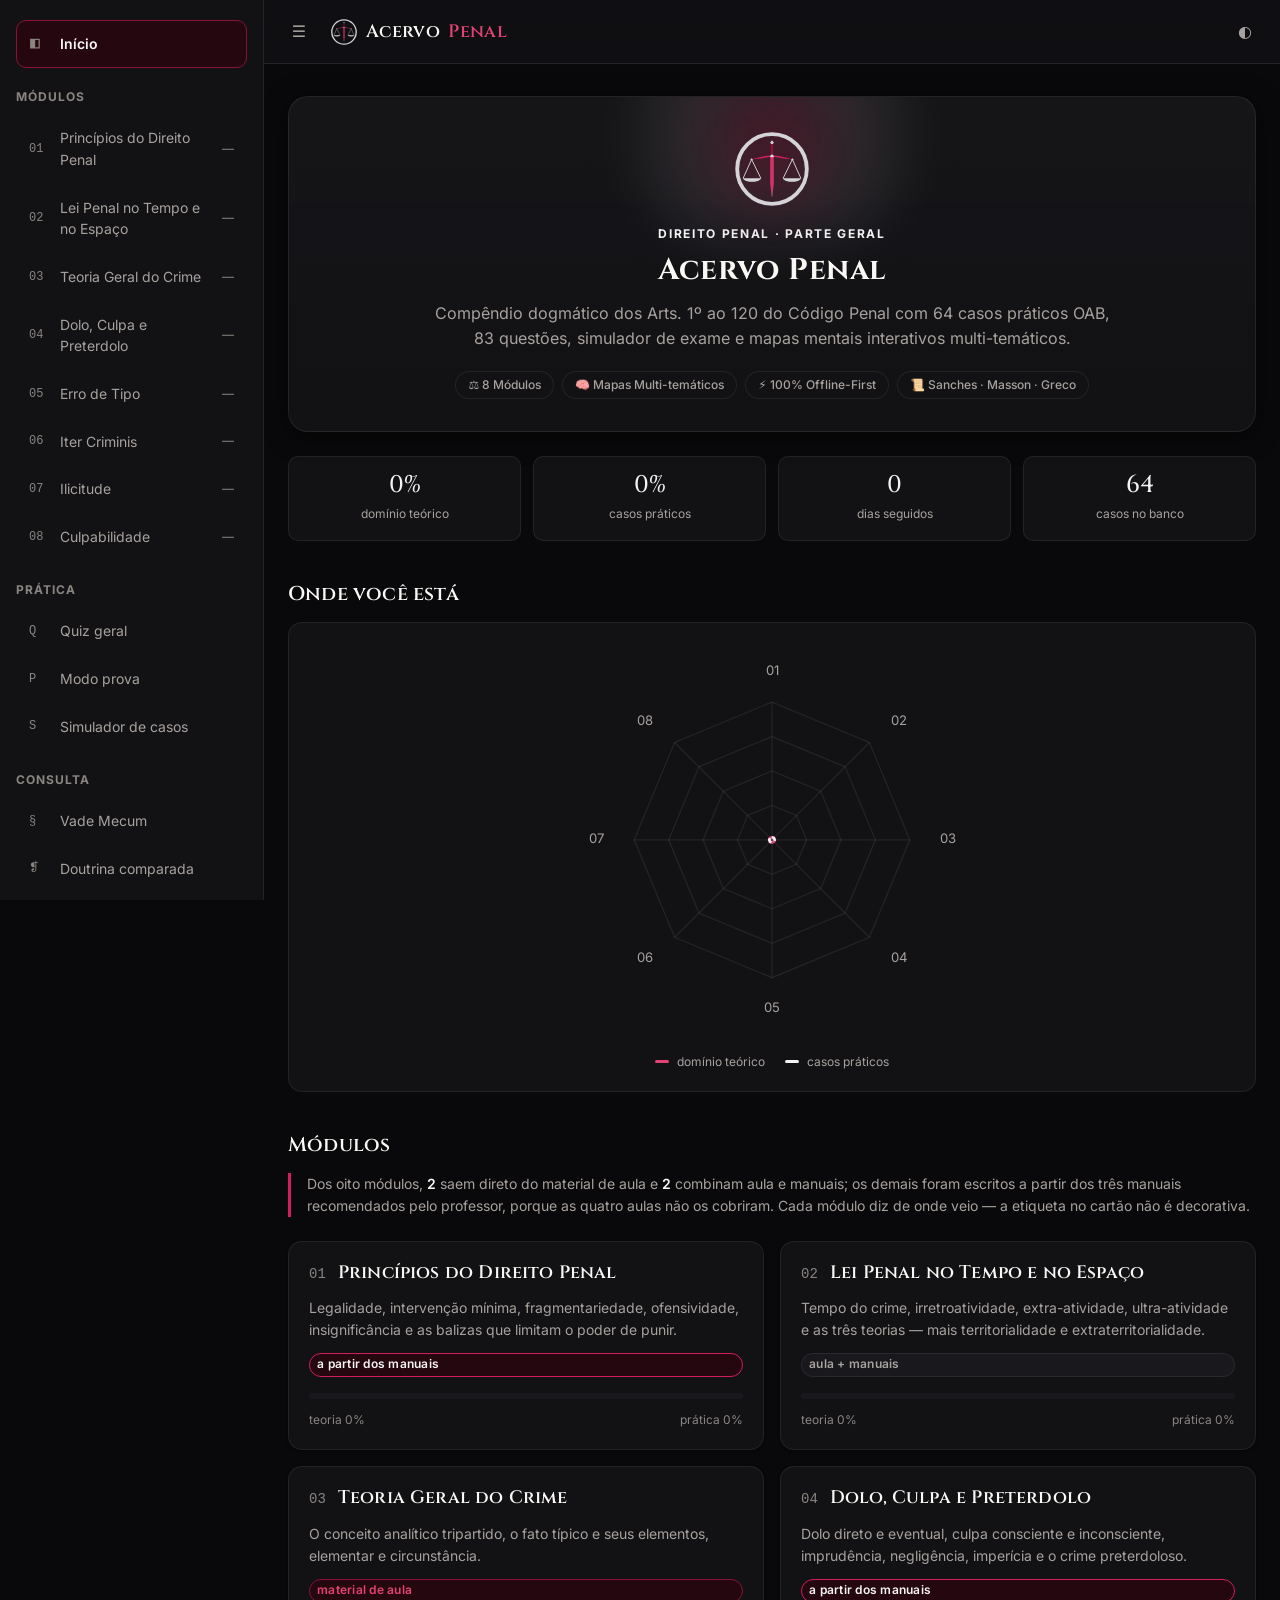
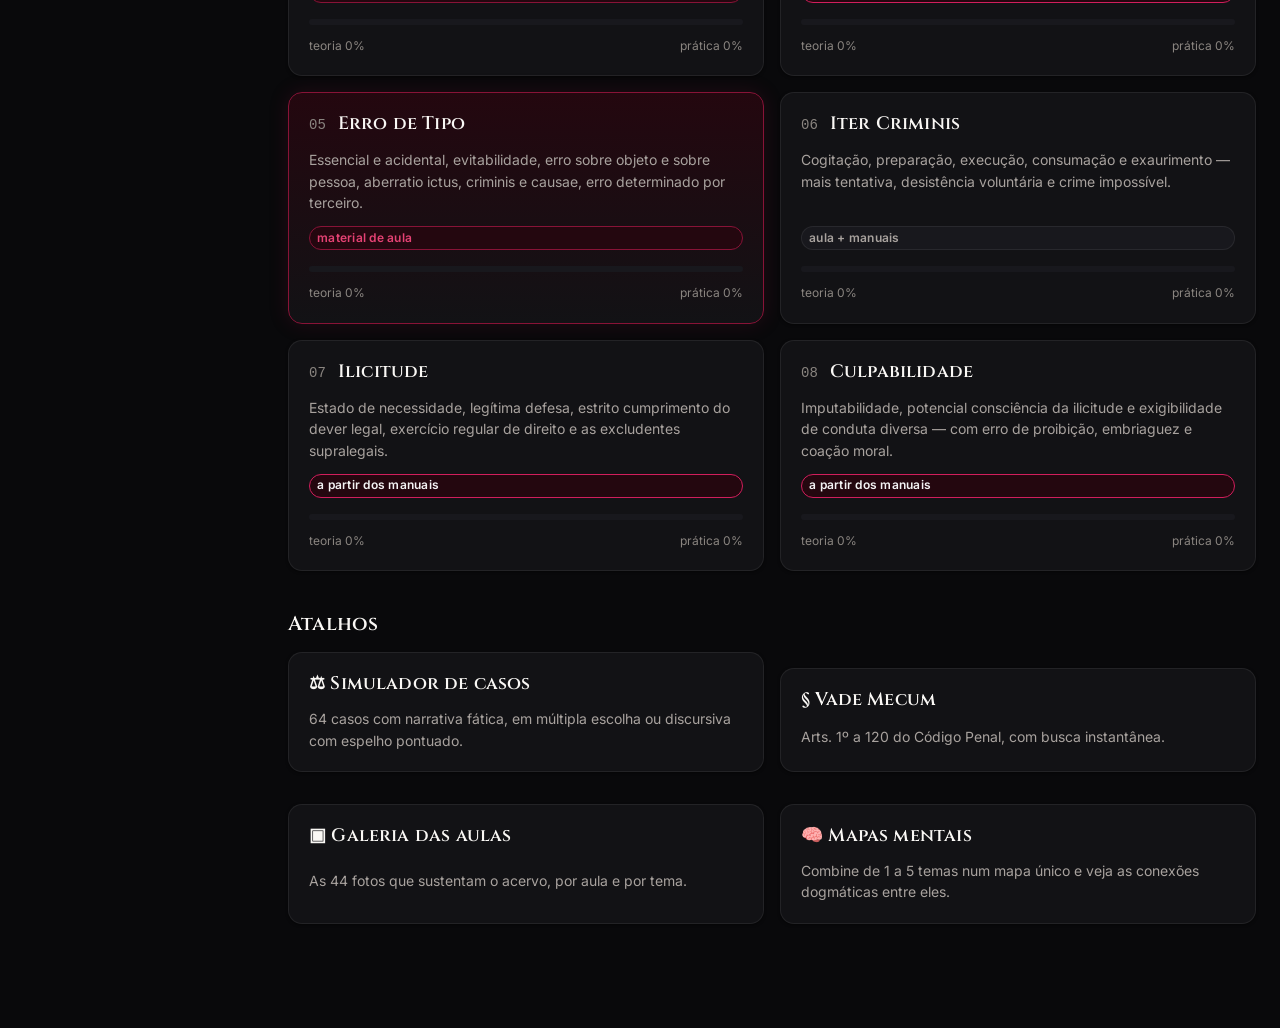
<file: index.html>
<!doctype html>
<html lang="pt-BR">
<head>
  <meta charset="utf-8">
  <meta name="viewport" content="width=device-width, initial-scale=1, viewport-fit=cover">
  <title>Acervo Penal — Direito Penal, Parte Geral</title>
  <meta name="description" content="Acervo de estudos de Direito Penal (Parte Geral): módulos, Vade Mecum, simulador de casos práticos OAB, quiz e mapas mentais interativos. Funciona offline.">
  <meta name="theme-color" content="#09090B">

  <link rel="manifest" href="manifest.json">
  <link rel="icon" href="favicon.ico" sizes="any">
  <link rel="apple-touch-icon" href="icons/apple-touch-icon.png">
  <meta name="apple-mobile-web-app-capable" content="yes">
  <meta name="apple-mobile-web-app-status-bar-style" content="black-translucent">
  <meta name="apple-mobile-web-app-title" content="Acervo Penal">

  <link rel="stylesheet" href="css/variables.css">
  <link rel="stylesheet" href="css/base.css">
  <link rel="stylesheet" href="css/layout.css">
  <link rel="stylesheet" href="css/components.css">
  <link rel="stylesheet" href="css/paginas.css">
</head>
<body class="tem-bottomnav">

<a class="skip-link" href="#conteudo">Pular para o conteúdo</a>
<div class="sidebar-backdrop" id="sidebarBackdrop"></div>
<aside class="sidebar" id="sidebar" aria-label="Navegação do acervo"></aside>

<div class="app">
  <header class="topbar">
    <button class="icon-btn menu-toggle" id="btnMenu" aria-label="Abrir menu" aria-expanded="false" aria-controls="sidebar">☰</button>
    <a class="topbar-marca" href="index.html">Acervo <span>Penal</span></a>
    <span class="topbar-espaco"></span>
    <button class="icon-btn" id="btnTema" aria-label="Alternar tema claro e escuro" aria-pressed="false">◐</button>
  </header>

  <main class="main" id="conteudo">
    <div class="container">
      <div class="hero-penal">
        <div class="hero-emblema-wrapper">
          <svg class="emblema-svg" viewBox="0 0 100 100" width="80" height="80" aria-hidden="true">
            <circle cx="50" cy="50" r="43.5" fill="none" class="emb-anel" stroke-width="4.8"/>
            <line x1="24.5" y1="38" x2="14" y2="61.5" class="emb-corda" stroke-width="1.2"/>
            <line x1="24.5" y1="38" x2="36" y2="61.5" class="emb-corda" stroke-width="1.2"/>
            <path d="M 13.5,61.5 L 36.5,61.5 C 36.5,61.5 35,66 25,66 C 15,66 13.5,61.5 13.5,61.5 Z" class="emb-prato-esq"/>
            <line x1="75.5" y1="38" x2="64" y2="61.5" class="emb-corda" stroke-width="1.2"/>
            <line x1="75.5" y1="38" x2="86" y2="61.5" class="emb-corda" stroke-width="1.2"/>
            <path d="M 63.5,61.5 L 86.5,61.5 C 86.5,61.5 85,66 75,66 C 65,66 63.5,61.5 63.5,61.5 Z" class="emb-prato-dir"/>
            <path d="M 50,33 C 42,33 32,35.2 24.5,38 C 31,37.8 41,36 47,35 Z" class="emb-guarda-esq"/>
            <path d="M 50,33 C 58,33 68,35.2 75.5,38 C 69,37.8 59,36 53,35 Z" class="emb-guarda-dir"/>
            <polygon points="24.5,36.5 26.2,38 24.5,39.5 22.8,38" class="emb-detalhe-ouro"/>
            <polygon points="75.5,36.5 77.2,38 75.5,39.5 73.8,38" class="emb-detalhe-ouro"/>
            <path d="M 50,14.2 L 52.4,17.2 L 50.8,18.8 L 49.2,18.8 L 47.6,17.2 Z" class="emb-detalhe-ouro"/>
            <rect x="48.5" y="18.8" width="3" height="14.2" rx="1" class="emb-cabo"/>
            <polygon points="50,31.5 53,34 50,36.5 47,34" class="emb-detalhe-ouro"/>
            <path d="M 47.5,35 L 49.7,35 L 49.7,71.5 L 50,84.5 L 47.5,69.5 Z" class="emb-lamina-esq"/>
            <path d="M 52.5,35 L 50.3,35 L 50.3,71.5 L 50,84.5 L 52.5,69.5 Z" class="emb-lamina-dir"/>
            <line x1="50" y1="35" x2="50" y2="84.5" class="emb-fio" stroke-width="0.7"/>
          </svg>
        </div>
        <span class="hero-selo">DIREITO PENAL · PARTE GERAL</span>
        <h1 class="hero-titulo">Acervo Penal</h1>
        <p class="hero-sub">
          Compêndio dogmático dos Arts. 1º ao 120 do Código Penal com 64 casos práticos OAB,
          83 questões, simulador de exame e mapas mentais interativos multi-temáticos.
        </p>
        <div class="hero-badges">
          <span class="hero-badge">⚖ 8 Módulos</span>
          <span class="hero-badge">🧠 Mapas Multi-temáticos</span>
          <span class="hero-badge">⚡ 100% Offline-First</span>
          <span class="hero-badge">📜 Sanches · Masson · Greco</span>
        </div>
      </div>
      <div id="inicio"></div>
    </div>
  </main>
</div>

<nav class="bottom-nav" id="bottomNav" aria-label="Navegação principal"></nav>

<script src="data/bundle.js"></script>
<script src="js/storage.js"></script>
<script src="js/progress.js"></script>
<script src="js/modules.js"></script>
<script src="js/app.js"></script>
<script src="js/inicio.js"></script>
<script>
  App.iniciarShell("inicio");
  Inicio.iniciar(document.getElementById("inicio"));
</script>

<script>
/* isSecureContext é verdadeiro sob HTTPS e também em localhost, mas falso
   em file:// — que é onde o navegador recusaria o registro e a tentativa
   sujaria o console, coisa que este projeto não admite. */
if ("serviceWorker" in navigator && window.isSecureContext) {
  addEventListener("load", () => {
    navigator.serviceWorker.register("sw.js").catch(() => {});
  });
}
</script>

</body>
</html>
</file>
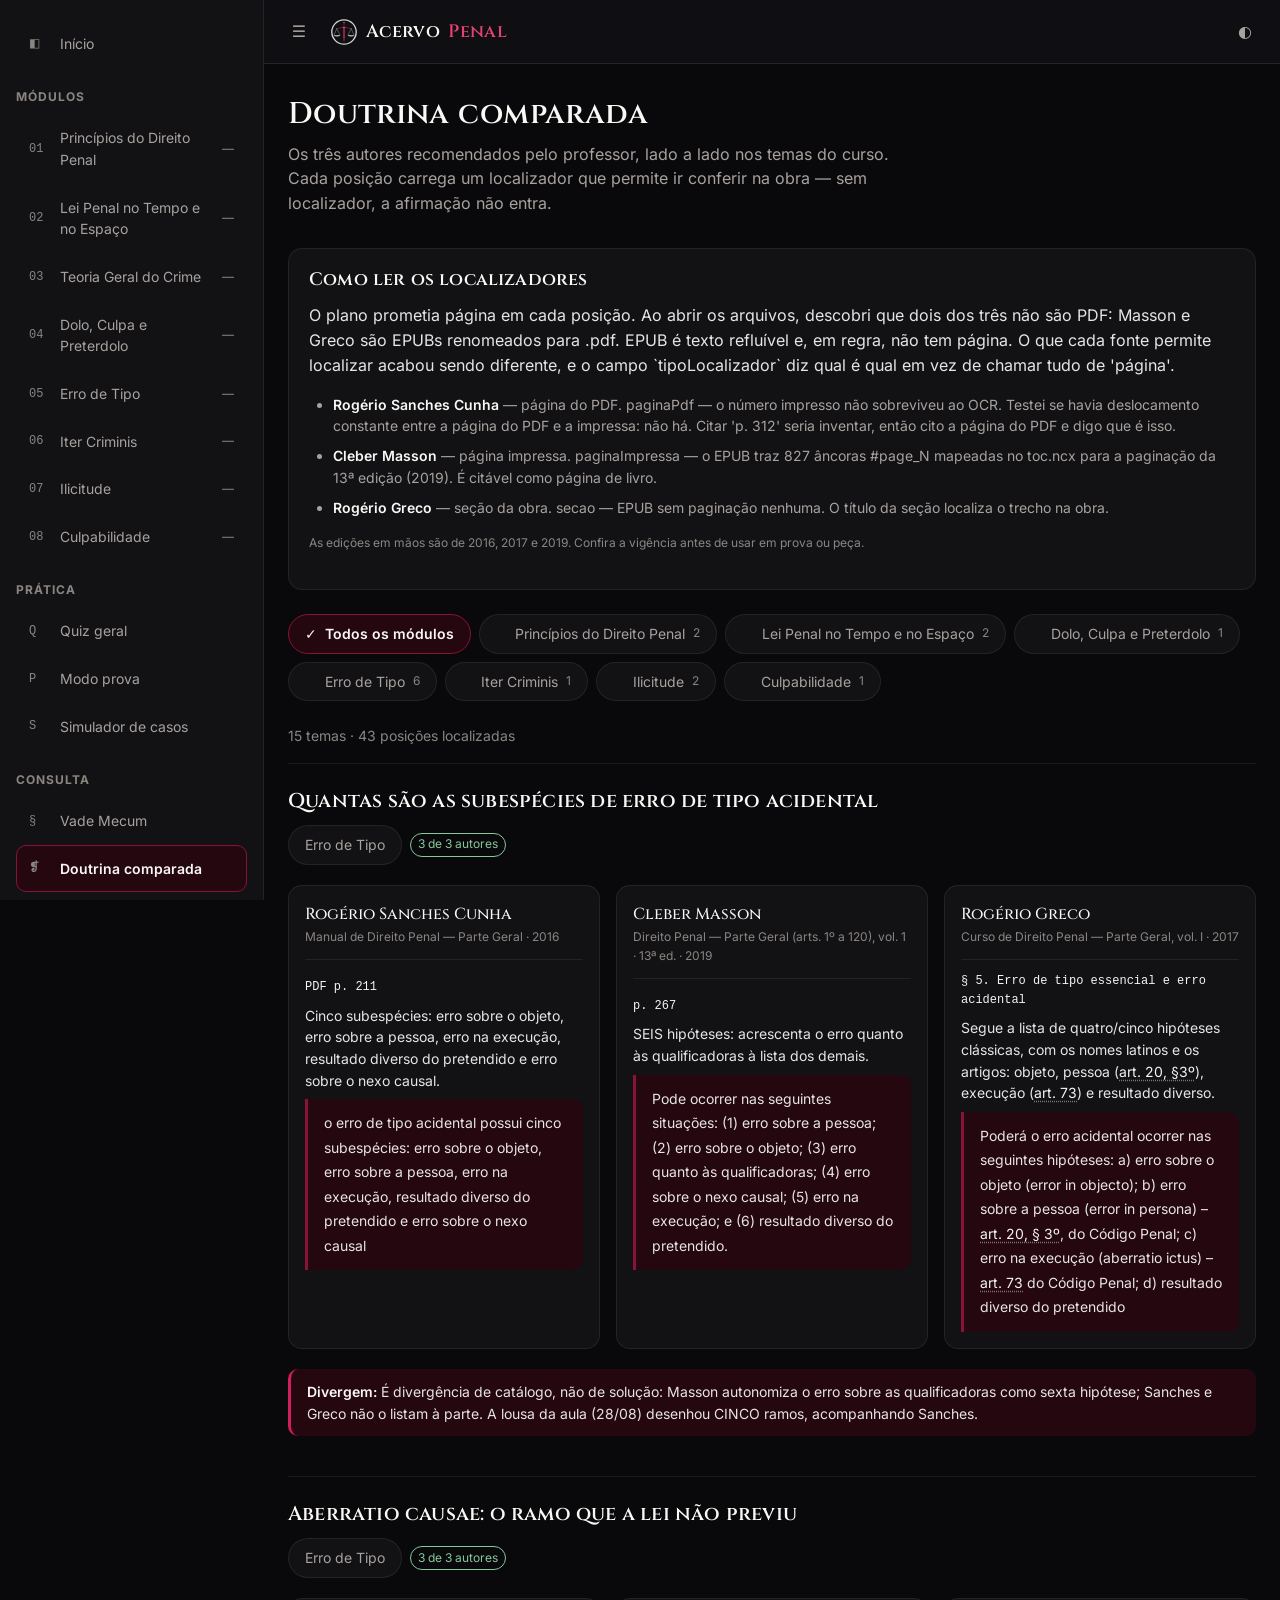
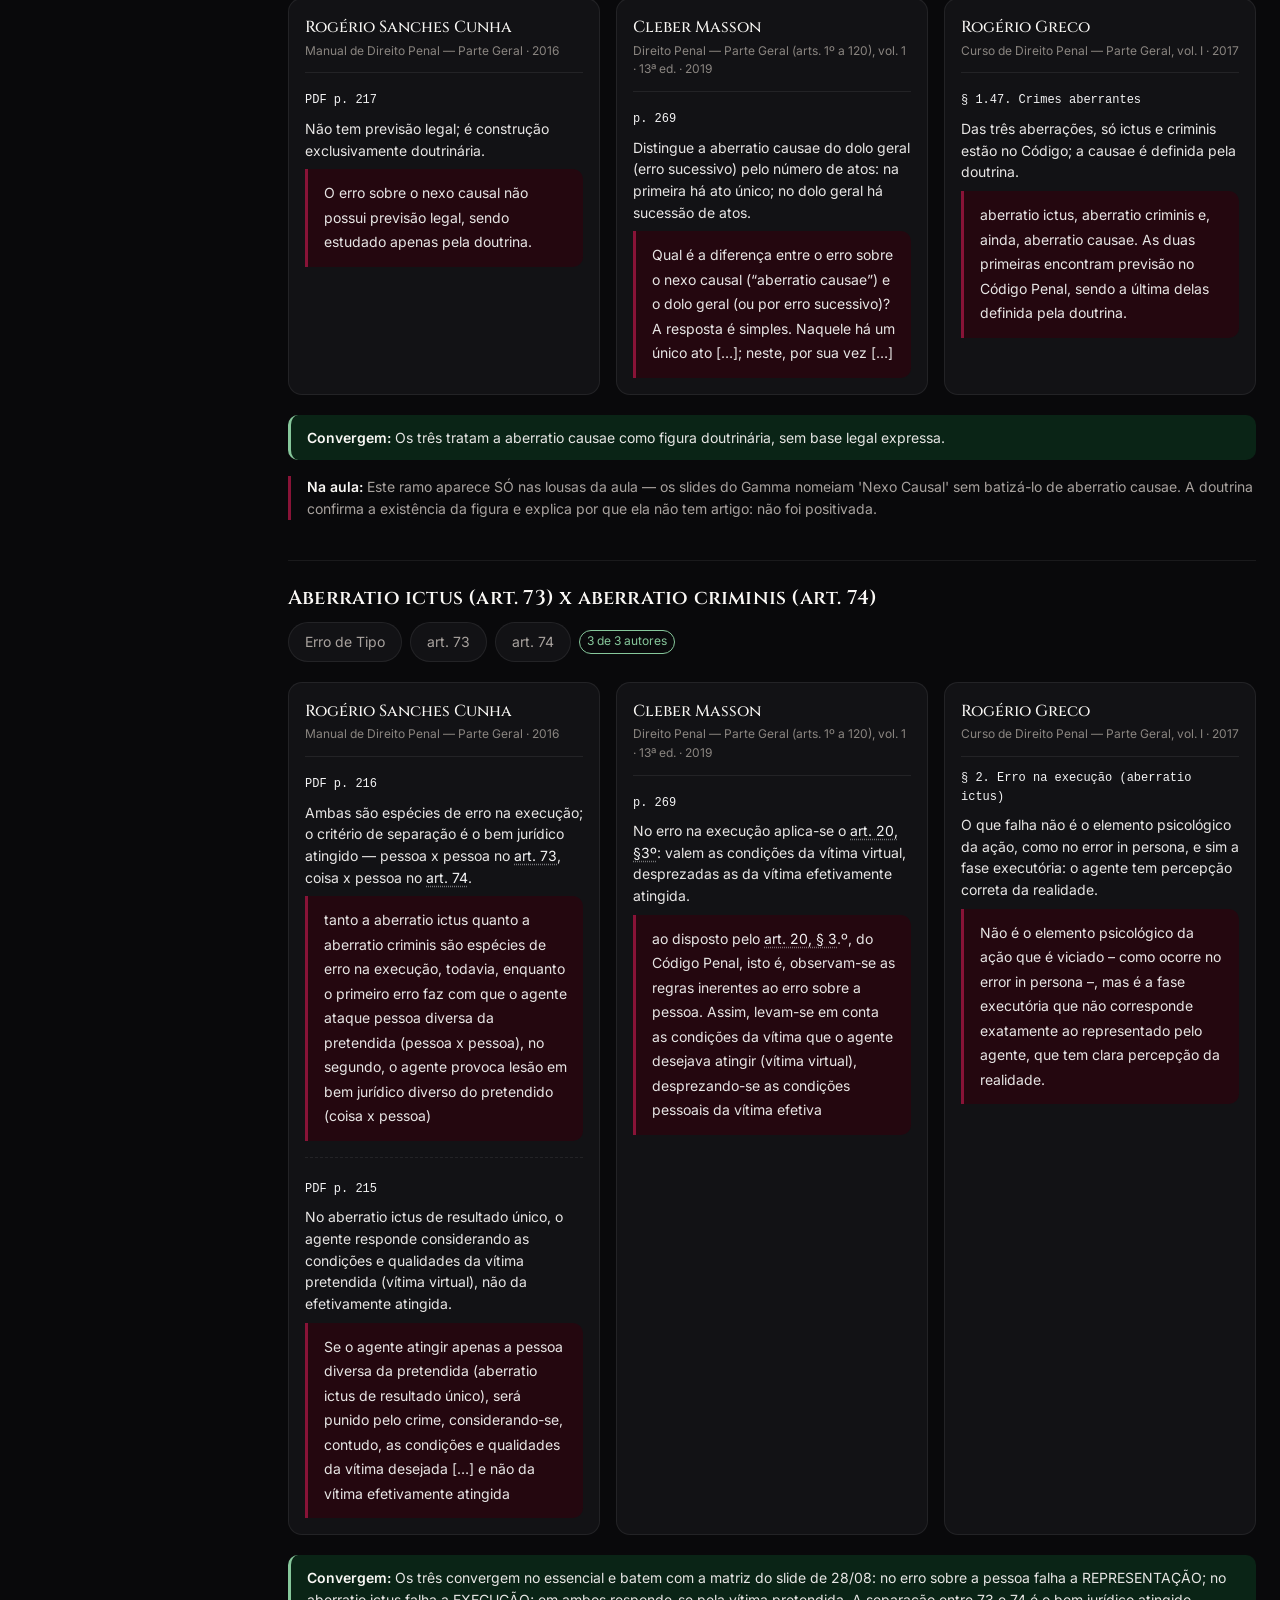
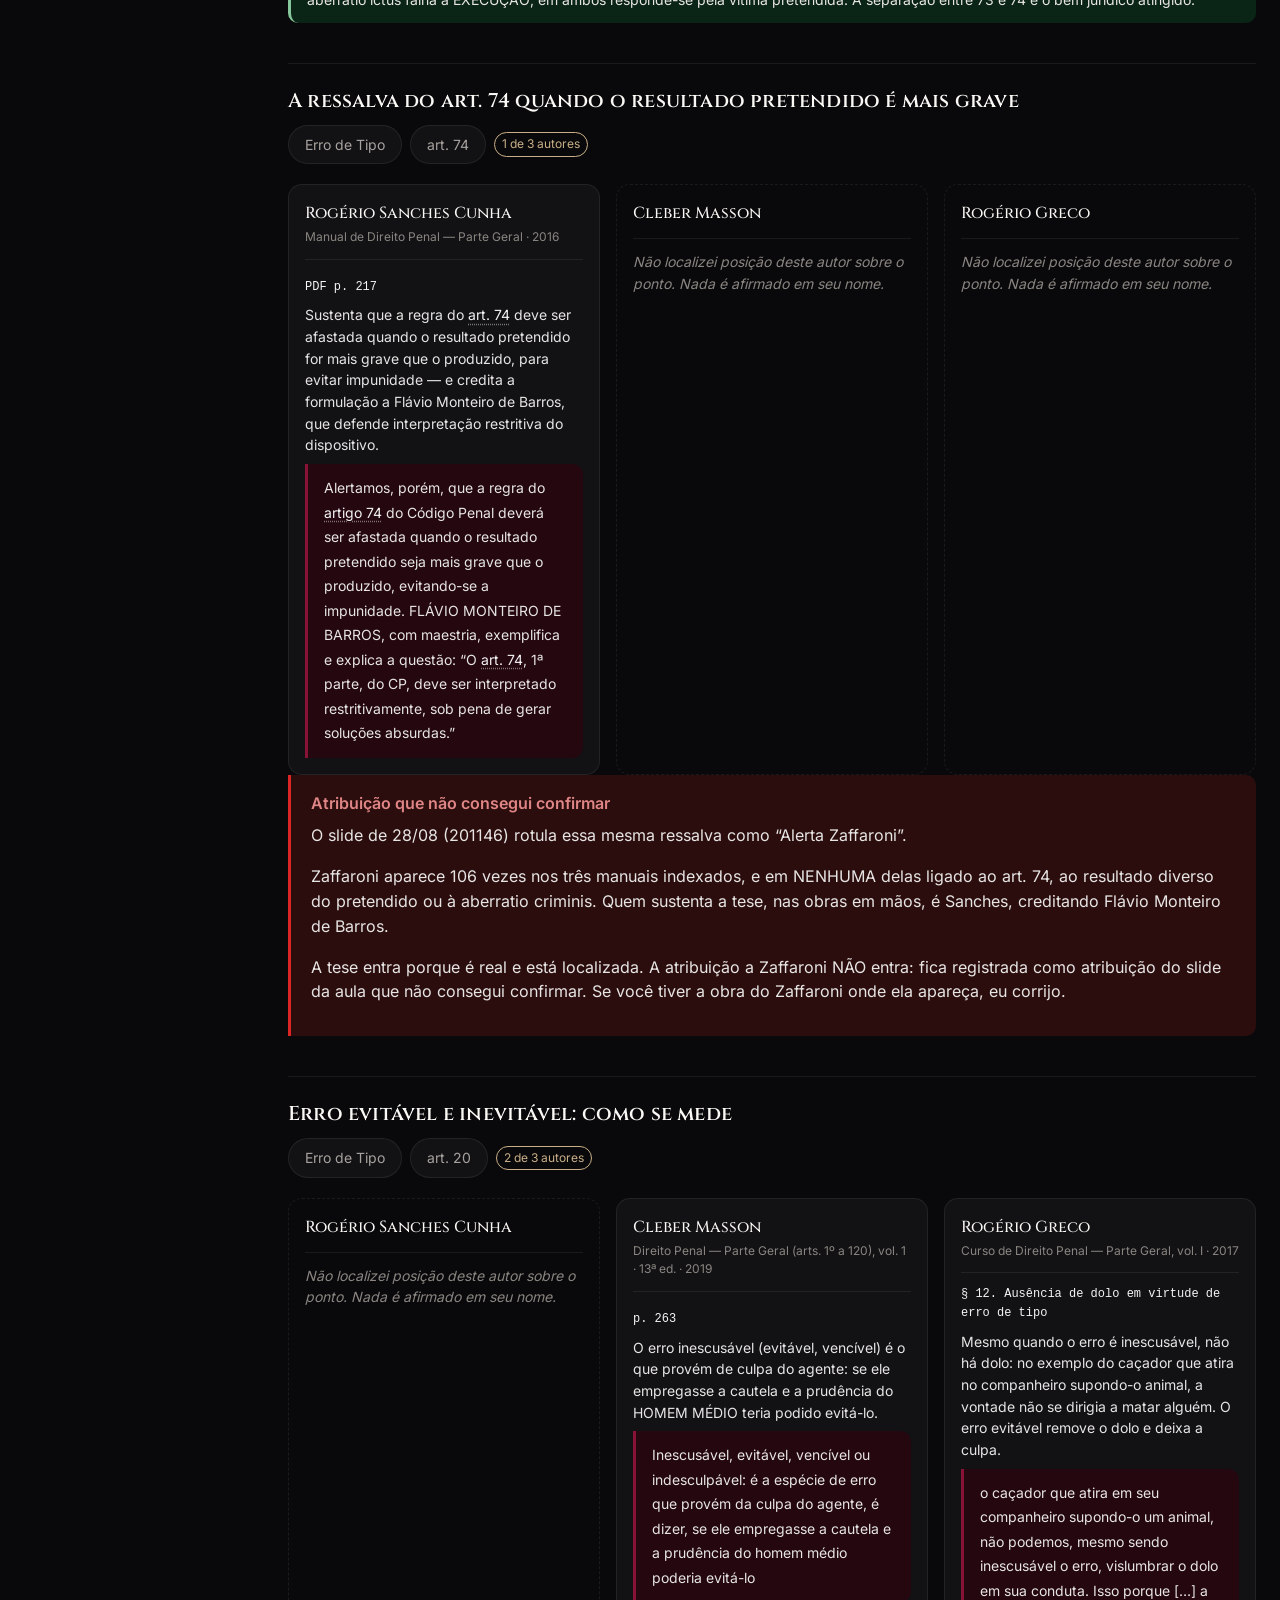
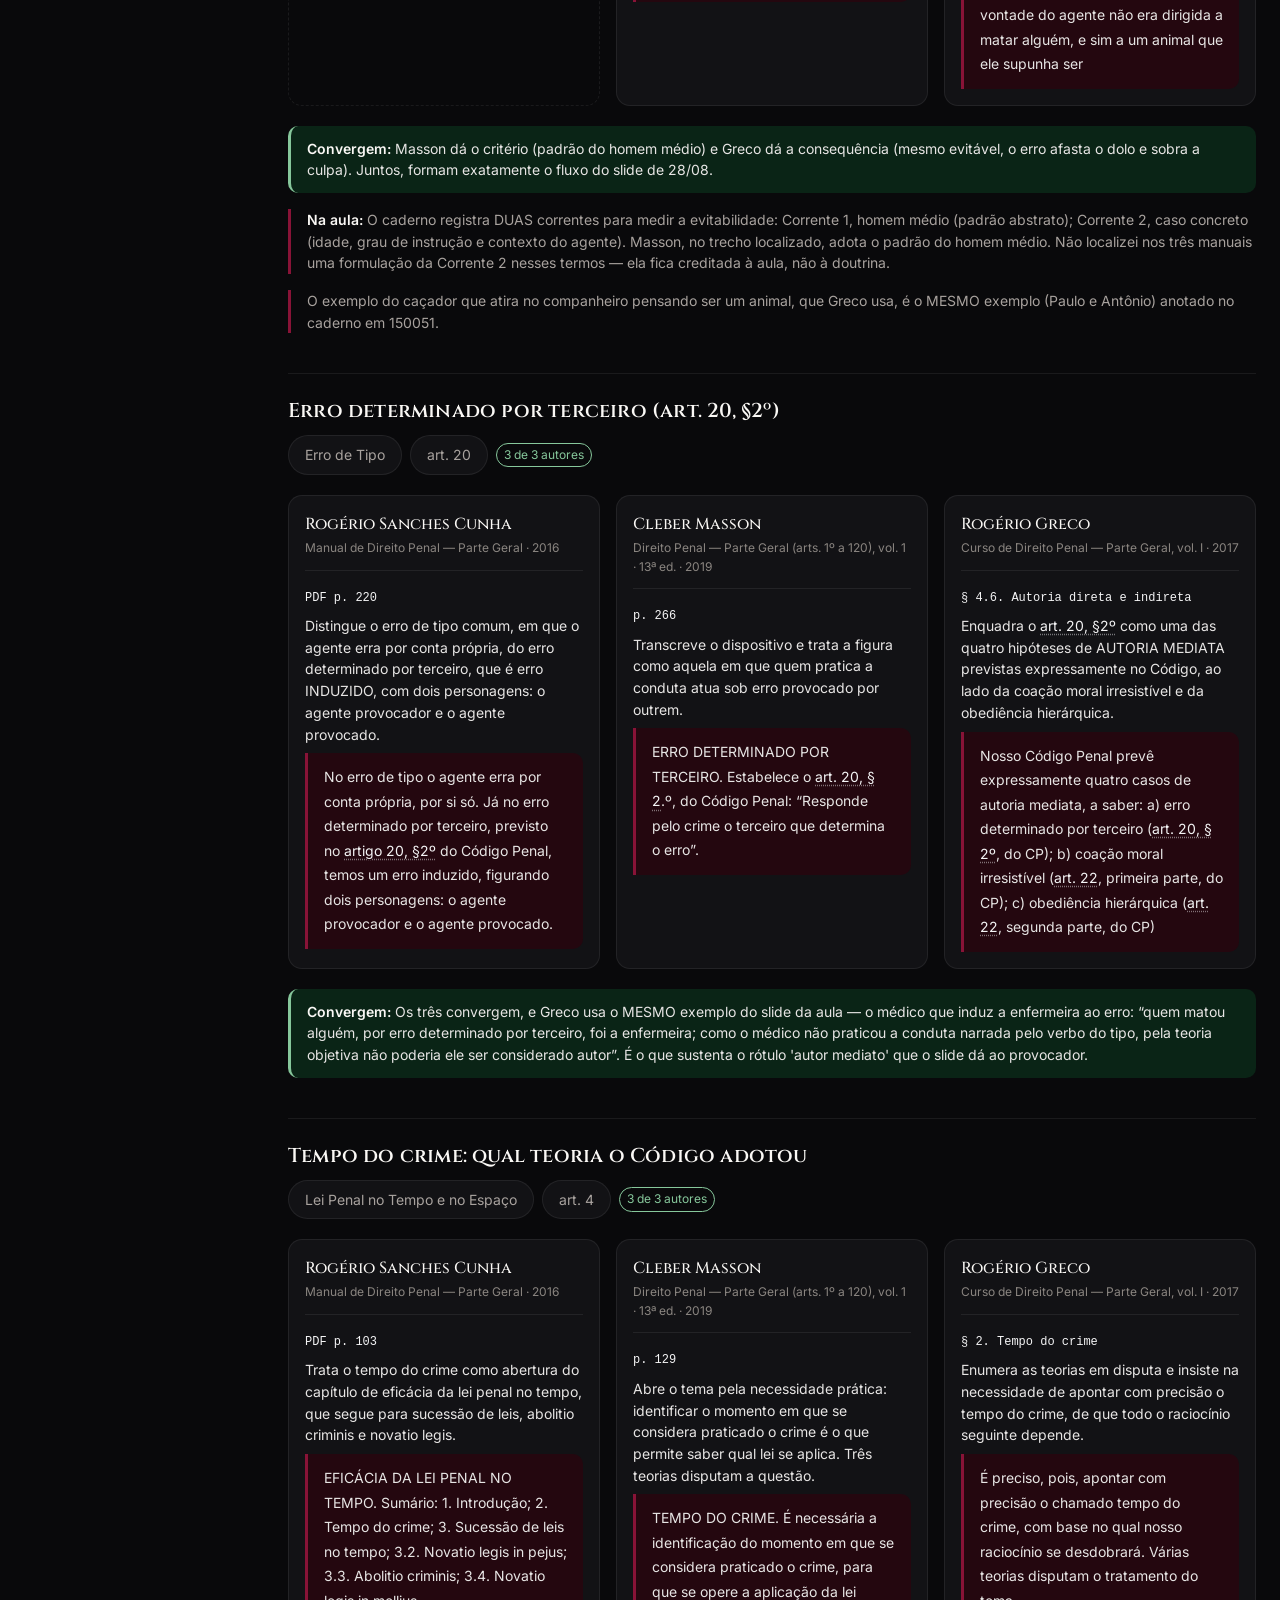
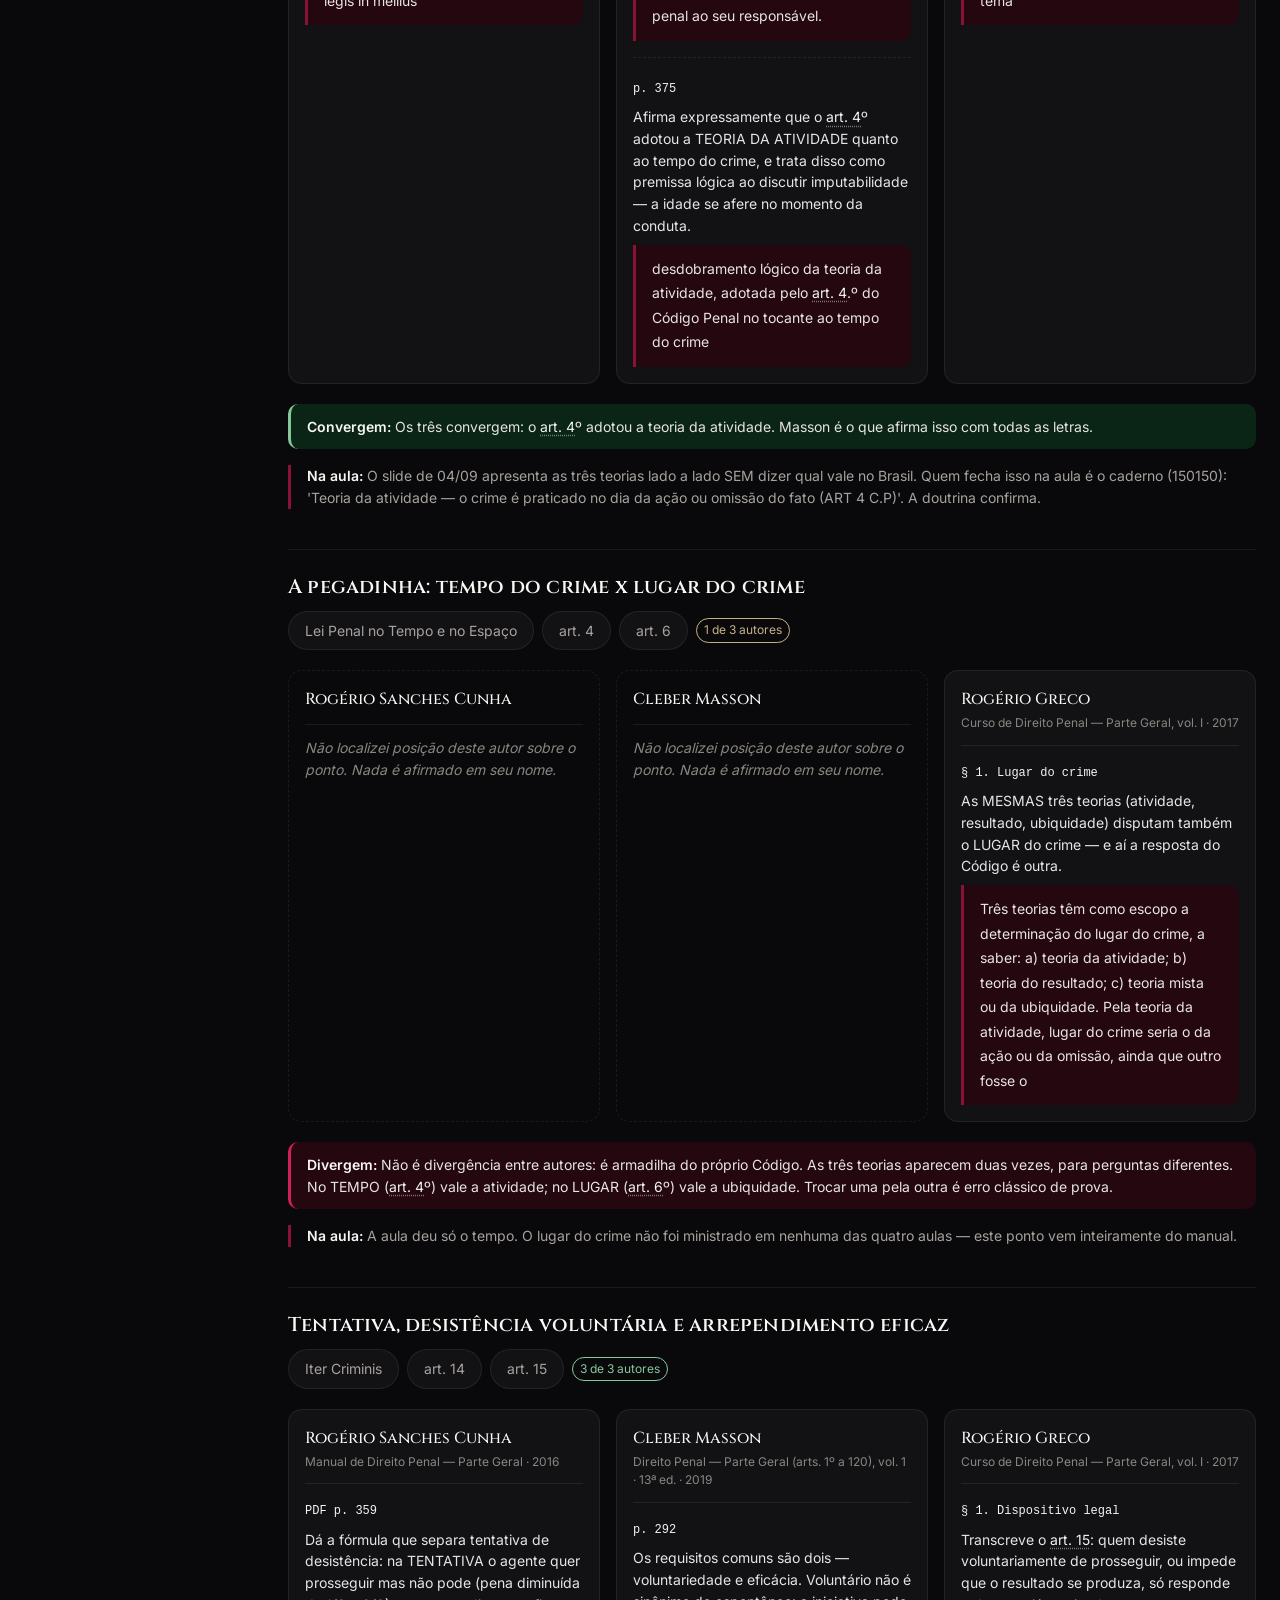
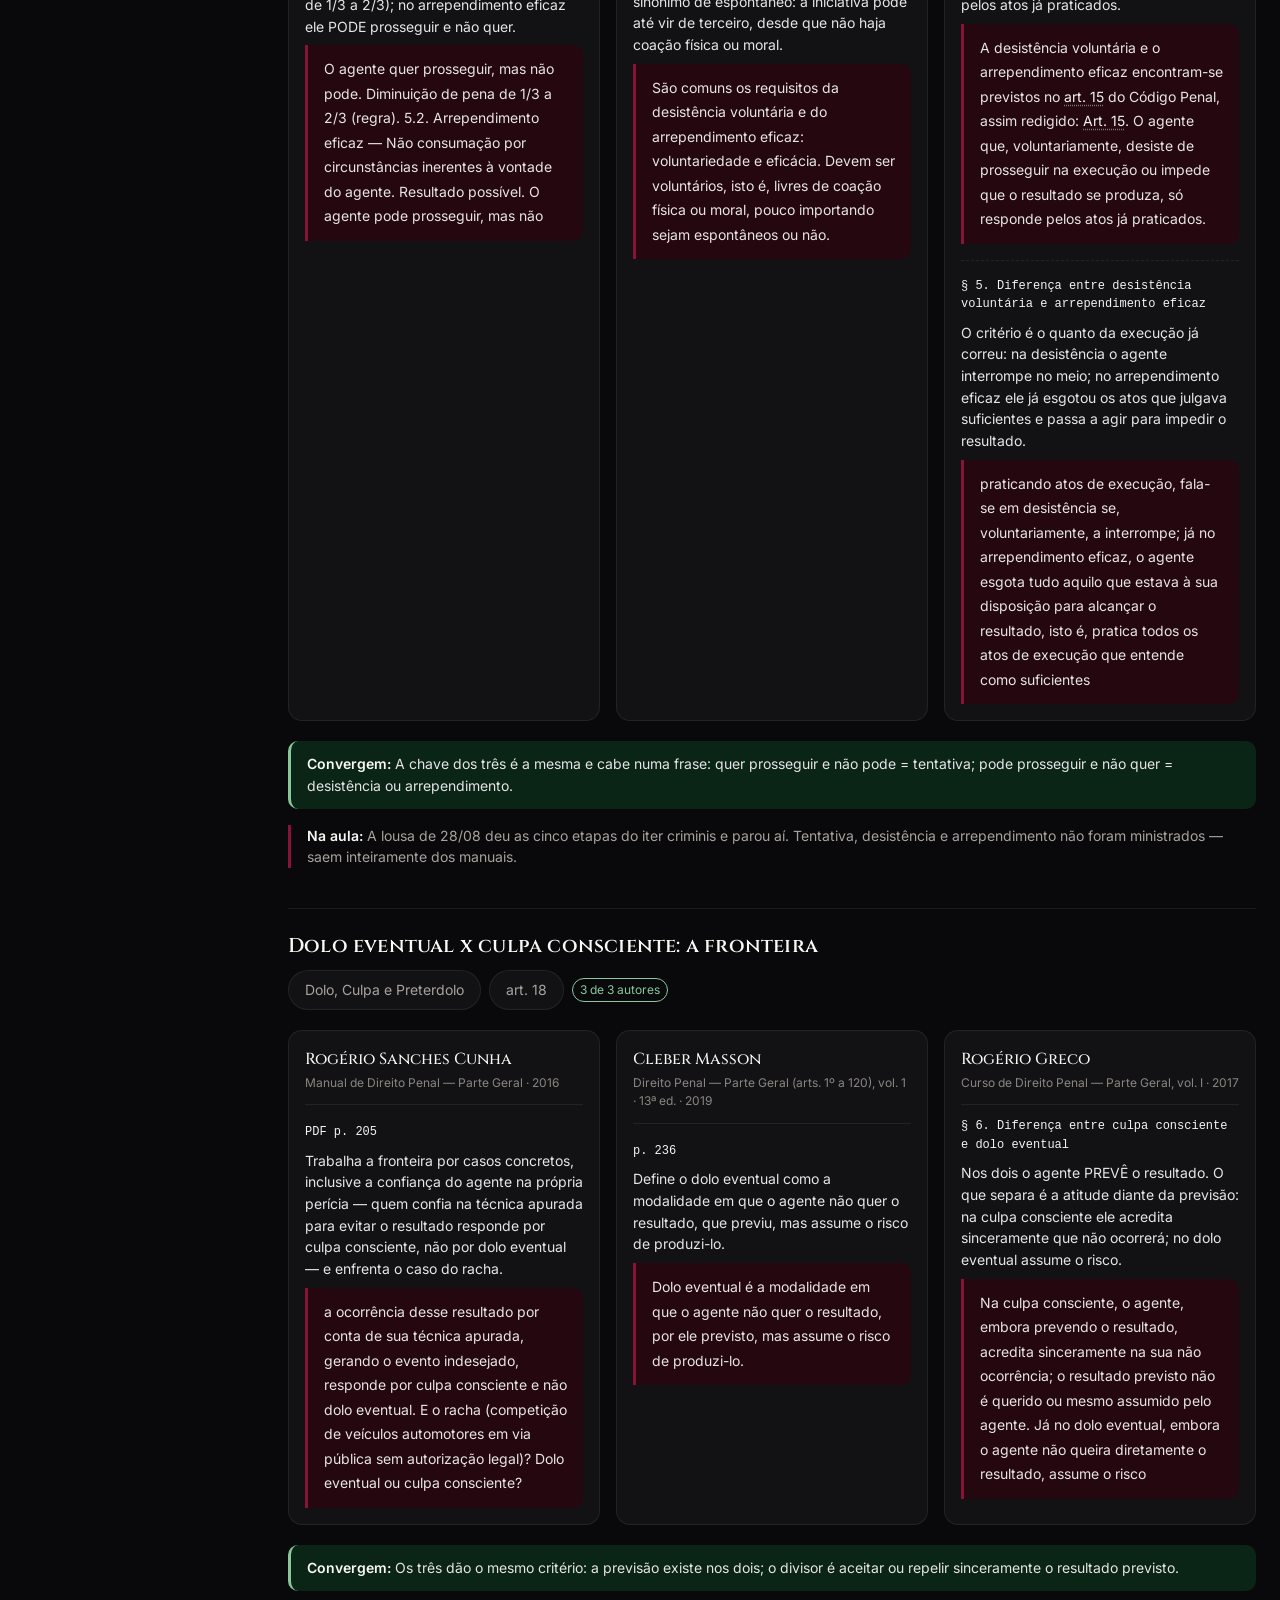
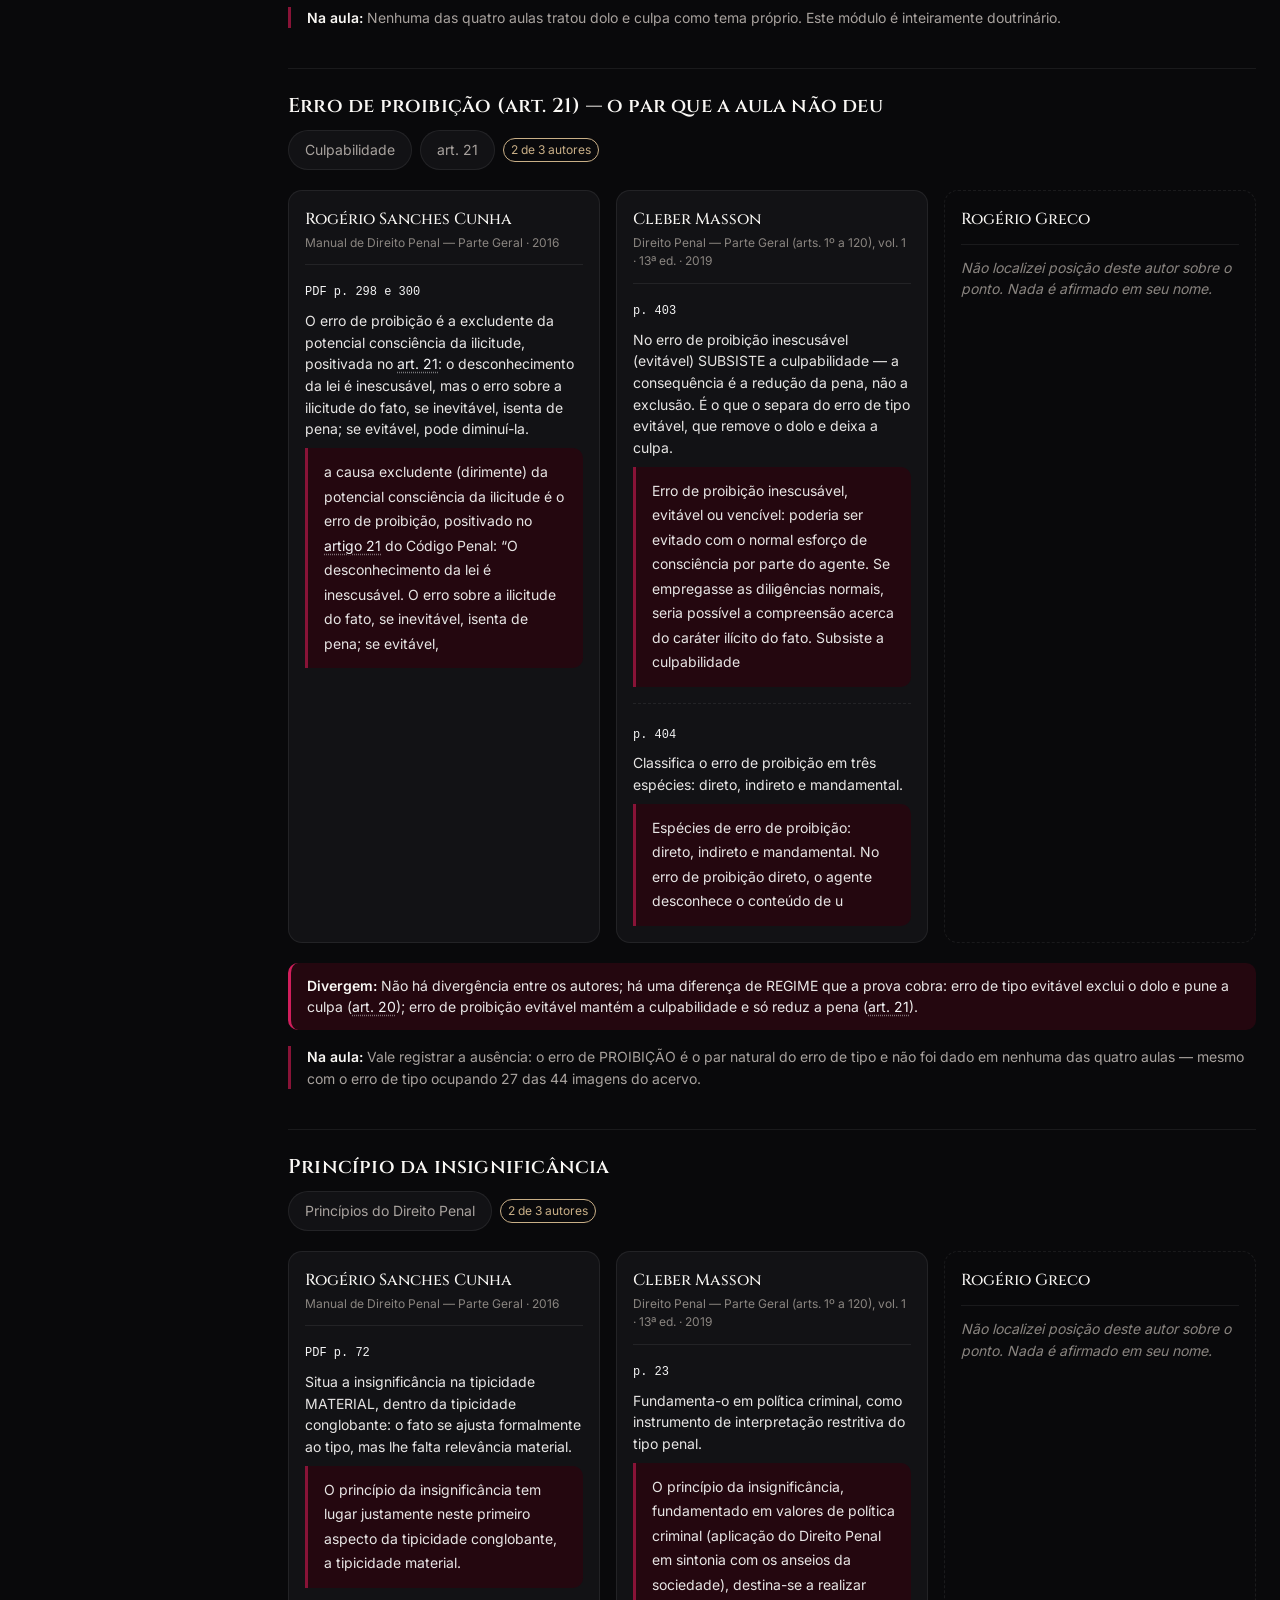
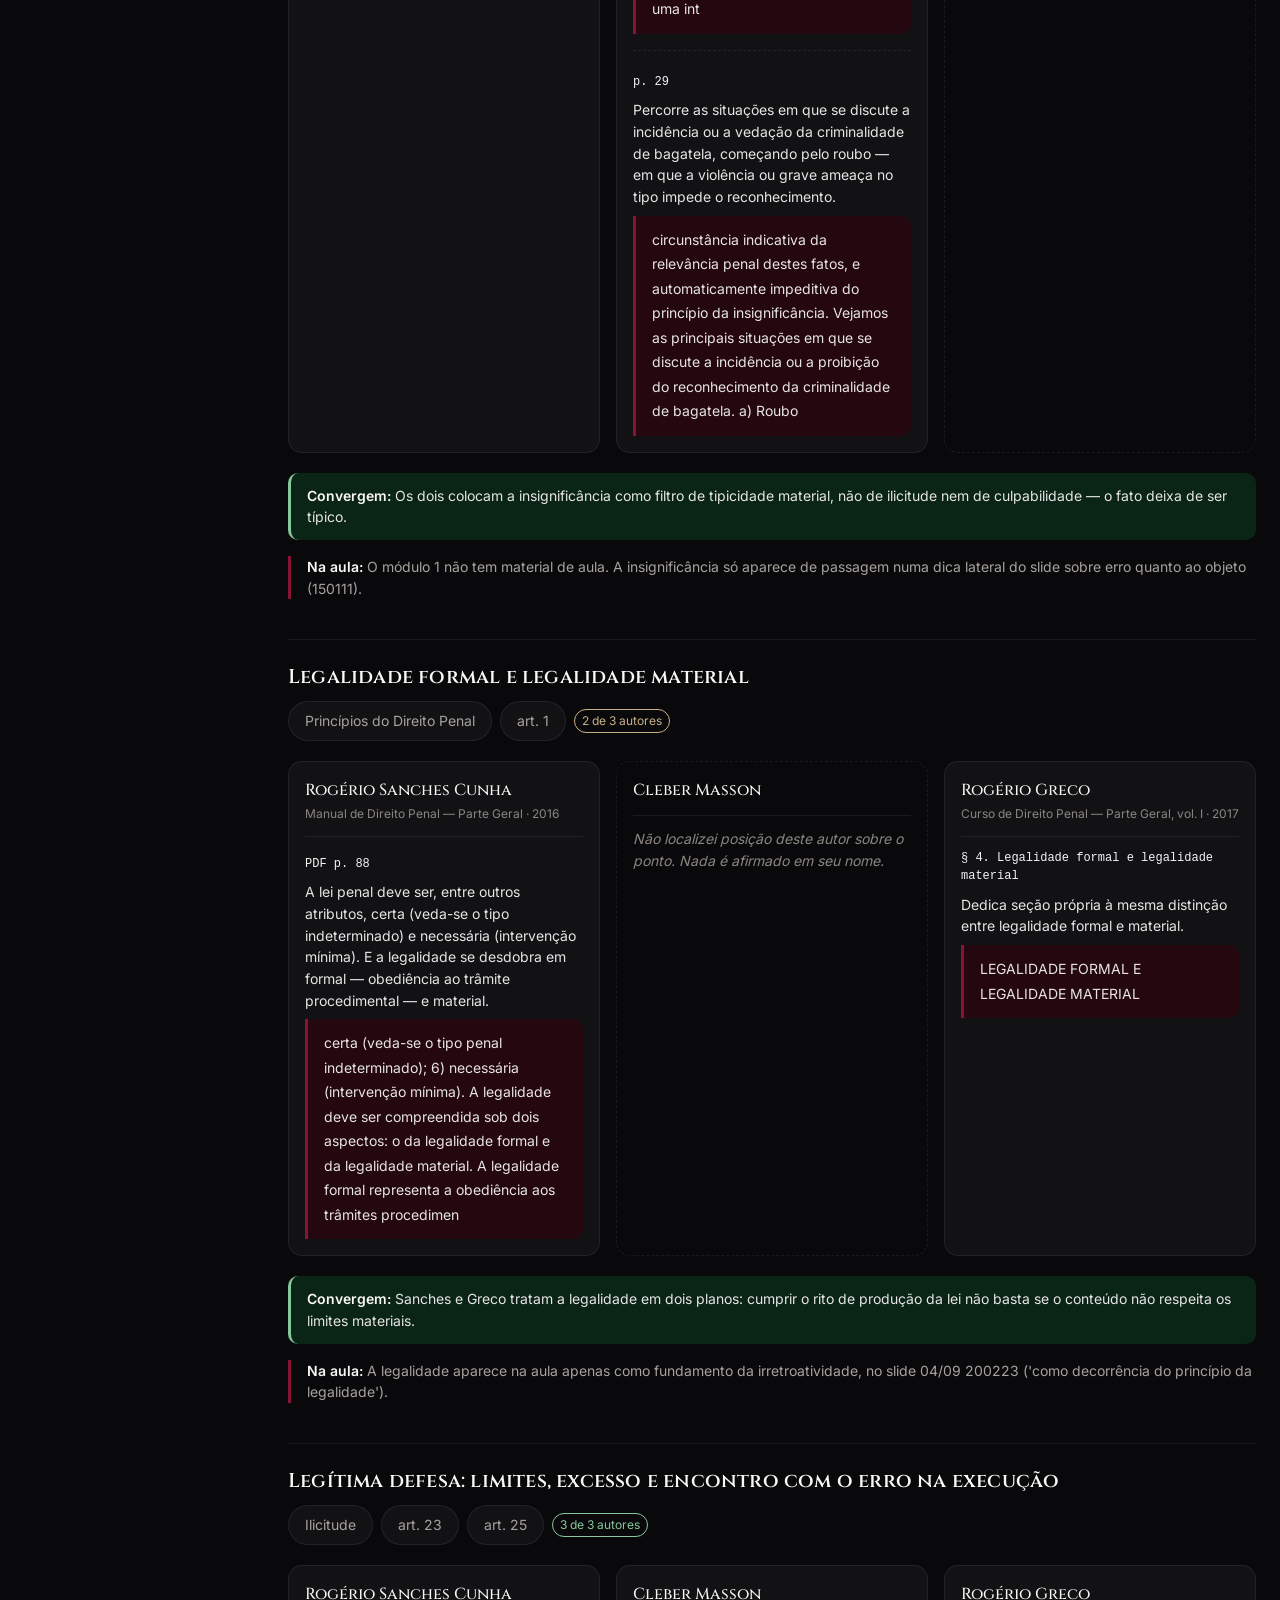
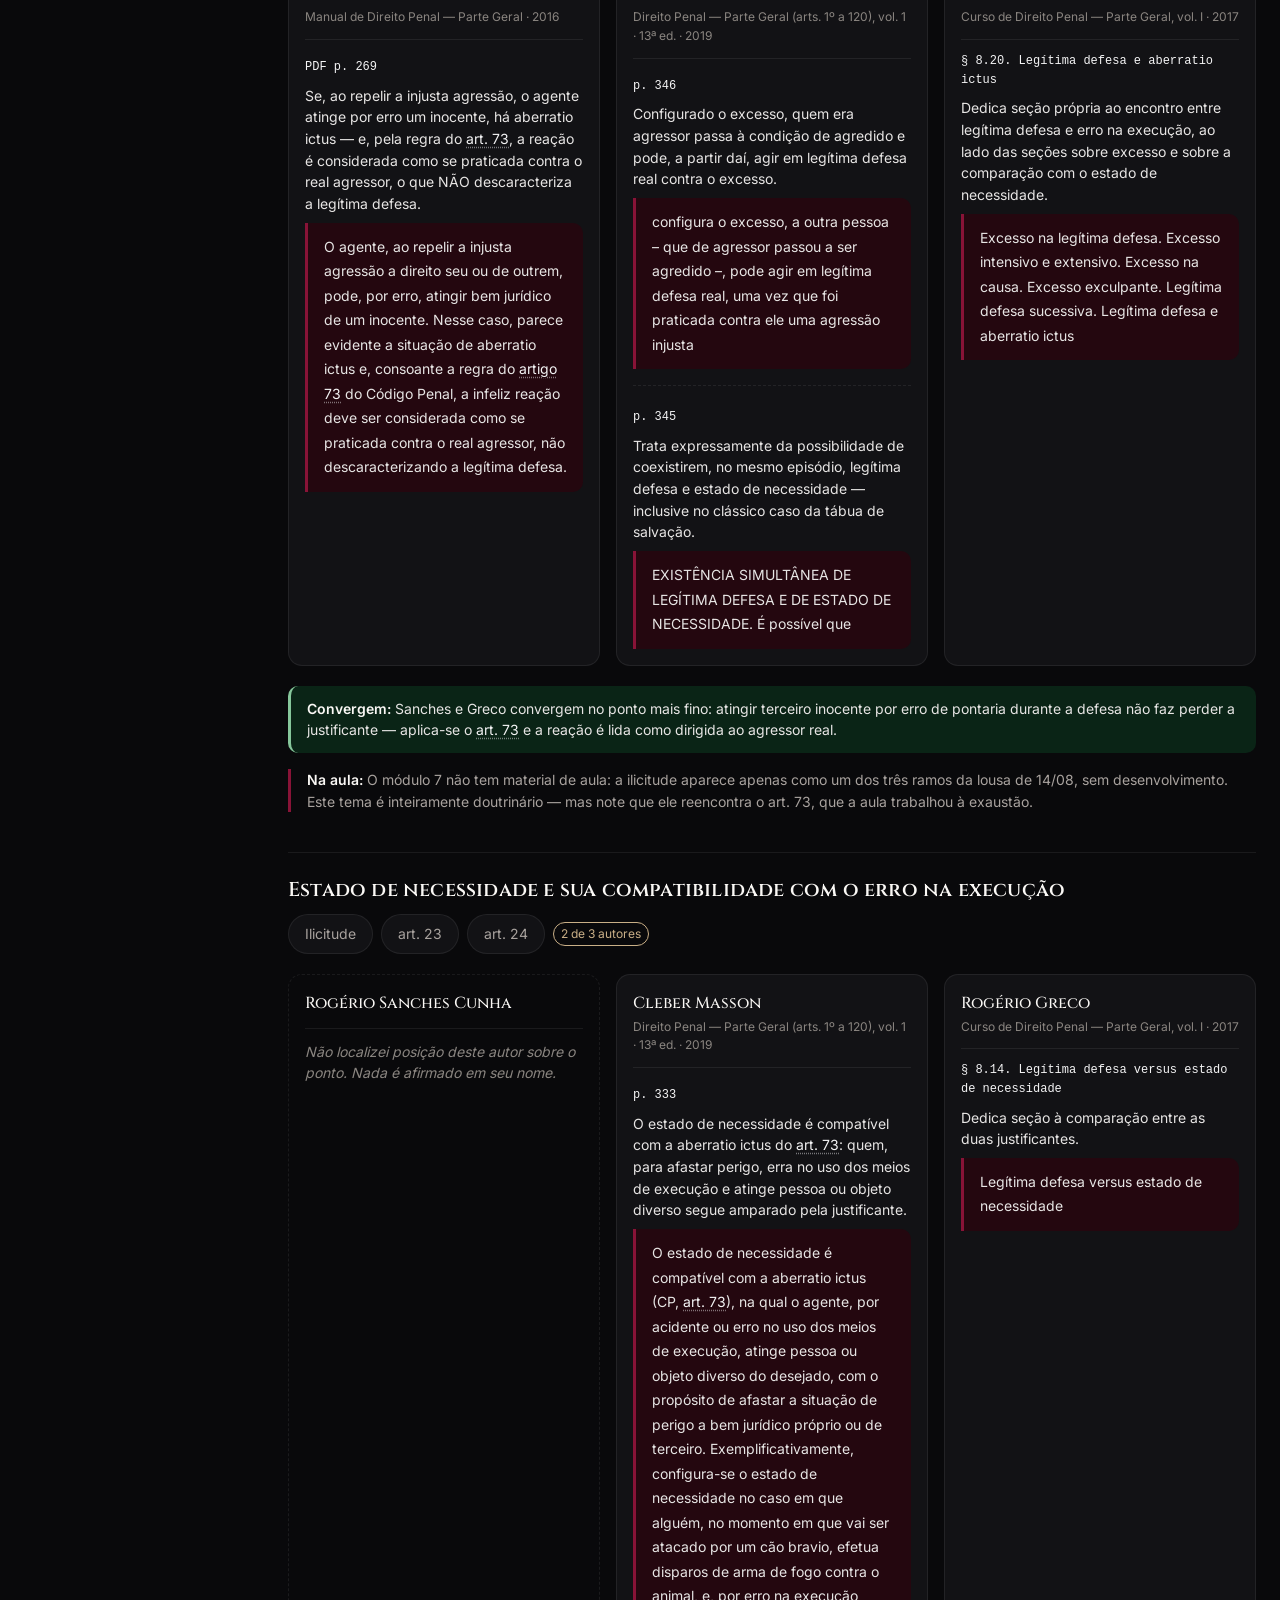
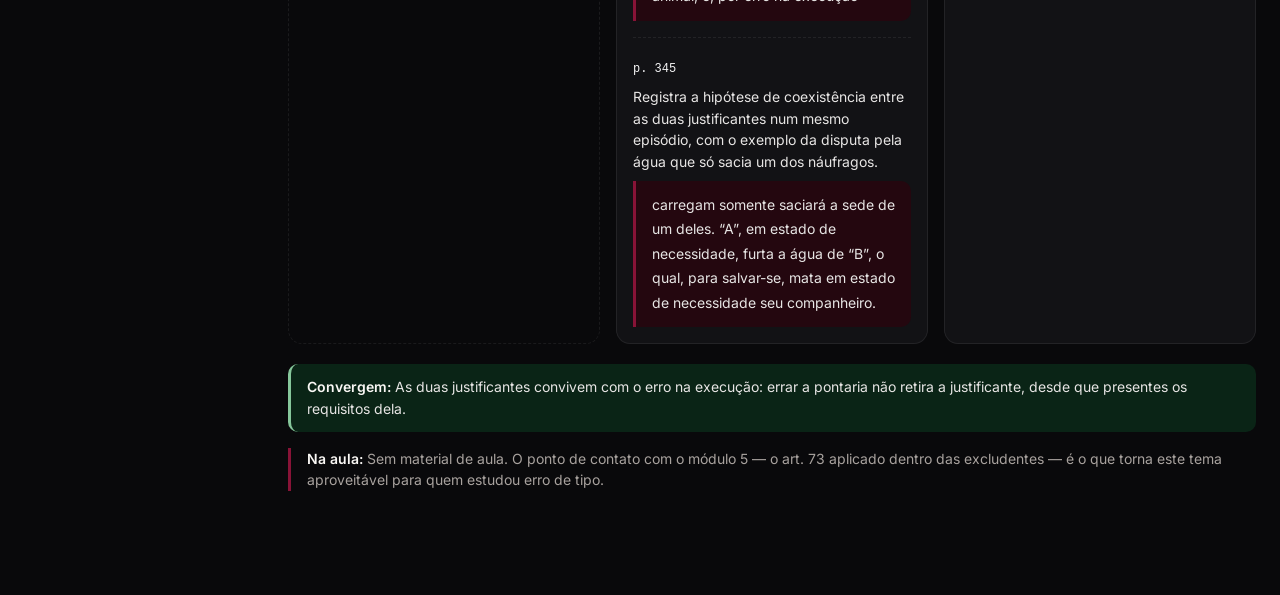
<file: doutrina.html>
<!doctype html>
<html lang="pt-BR">
<head>
  <meta charset="utf-8">
  <meta name="viewport" content="width=device-width, initial-scale=1, viewport-fit=cover">
  <title>Doutrina comparada — Acervo Penal</title>
  <meta name="description" content="Sanches, Masson e Greco lado a lado nos temas do curso, com localizador em cada posição e links para os artigos do Código Penal.">
  <meta name="theme-color" content="#09090B">

  <link rel="manifest" href="manifest.json">
  <link rel="icon" href="favicon.ico" sizes="any">
  <link rel="apple-touch-icon" href="icons/apple-touch-icon.png">
  <meta name="apple-mobile-web-app-capable" content="yes">
  <meta name="apple-mobile-web-app-status-bar-style" content="black-translucent">
  <meta name="apple-mobile-web-app-title" content="Acervo Penal">

  <link rel="stylesheet" href="css/variables.css">
  <link rel="stylesheet" href="css/base.css">
  <link rel="stylesheet" href="css/layout.css">
  <link rel="stylesheet" href="css/components.css">
  <link rel="stylesheet" href="css/paginas.css">
</head>
<body class="tem-bottomnav">

<a class="skip-link" href="#conteudo">Pular para o conteúdo</a>
<div class="sidebar-backdrop" id="sidebarBackdrop"></div>
<aside class="sidebar" id="sidebar" aria-label="Navegação do acervo"></aside>

<div class="app">
  <header class="topbar">
    <button class="icon-btn menu-toggle" id="btnMenu" aria-label="Abrir menu" aria-expanded="false" aria-controls="sidebar">☰</button>
    <a class="topbar-marca" href="index.html">Acervo <span>Penal</span></a>
    <span class="topbar-espaco"></span>
    <button class="icon-btn" id="btnTema" aria-label="Alternar tema claro e escuro" aria-pressed="false">◐</button>
  </header>

  <main class="main" id="conteudo">
    <div class="container">
      <div class="pagina-cabecalho">
        <h1 class="pagina-titulo">Doutrina comparada</h1>
        <p class="pagina-sub">
          Os três autores recomendados pelo professor, lado a lado nos temas do curso.
          Cada posição carrega um localizador que permite ir conferir na obra — sem
          localizador, a afirmação não entra.
        </p>
      </div>
      <div id="doutrina"></div>
    </div>
  </main>
</div>

<nav class="bottom-nav" id="bottomNav" aria-label="Navegação principal"></nav>

<script src="data/bundle.js"></script>
<script src="js/storage.js"></script>
<script src="js/progress.js"></script>
<script src="js/modules.js"></script>
<script src="js/app.js"></script>
<script src="js/doutrina.js"></script>
<script>
  App.iniciarShell("doutrina");
  Doutrina.iniciar(document.getElementById("doutrina"));
</script>

<script>
/* isSecureContext é verdadeiro sob HTTPS e também em localhost, mas falso
   em file:// — que é onde o navegador recusaria o registro e a tentativa
   sujaria o console, coisa que este projeto não admite. */
if ("serviceWorker" in navigator && window.isSecureContext) {
  addEventListener("load", () => {
    navigator.serviceWorker.register("sw.js").catch(() => {});
  });
}
</script>

</body>
</html>
</file>
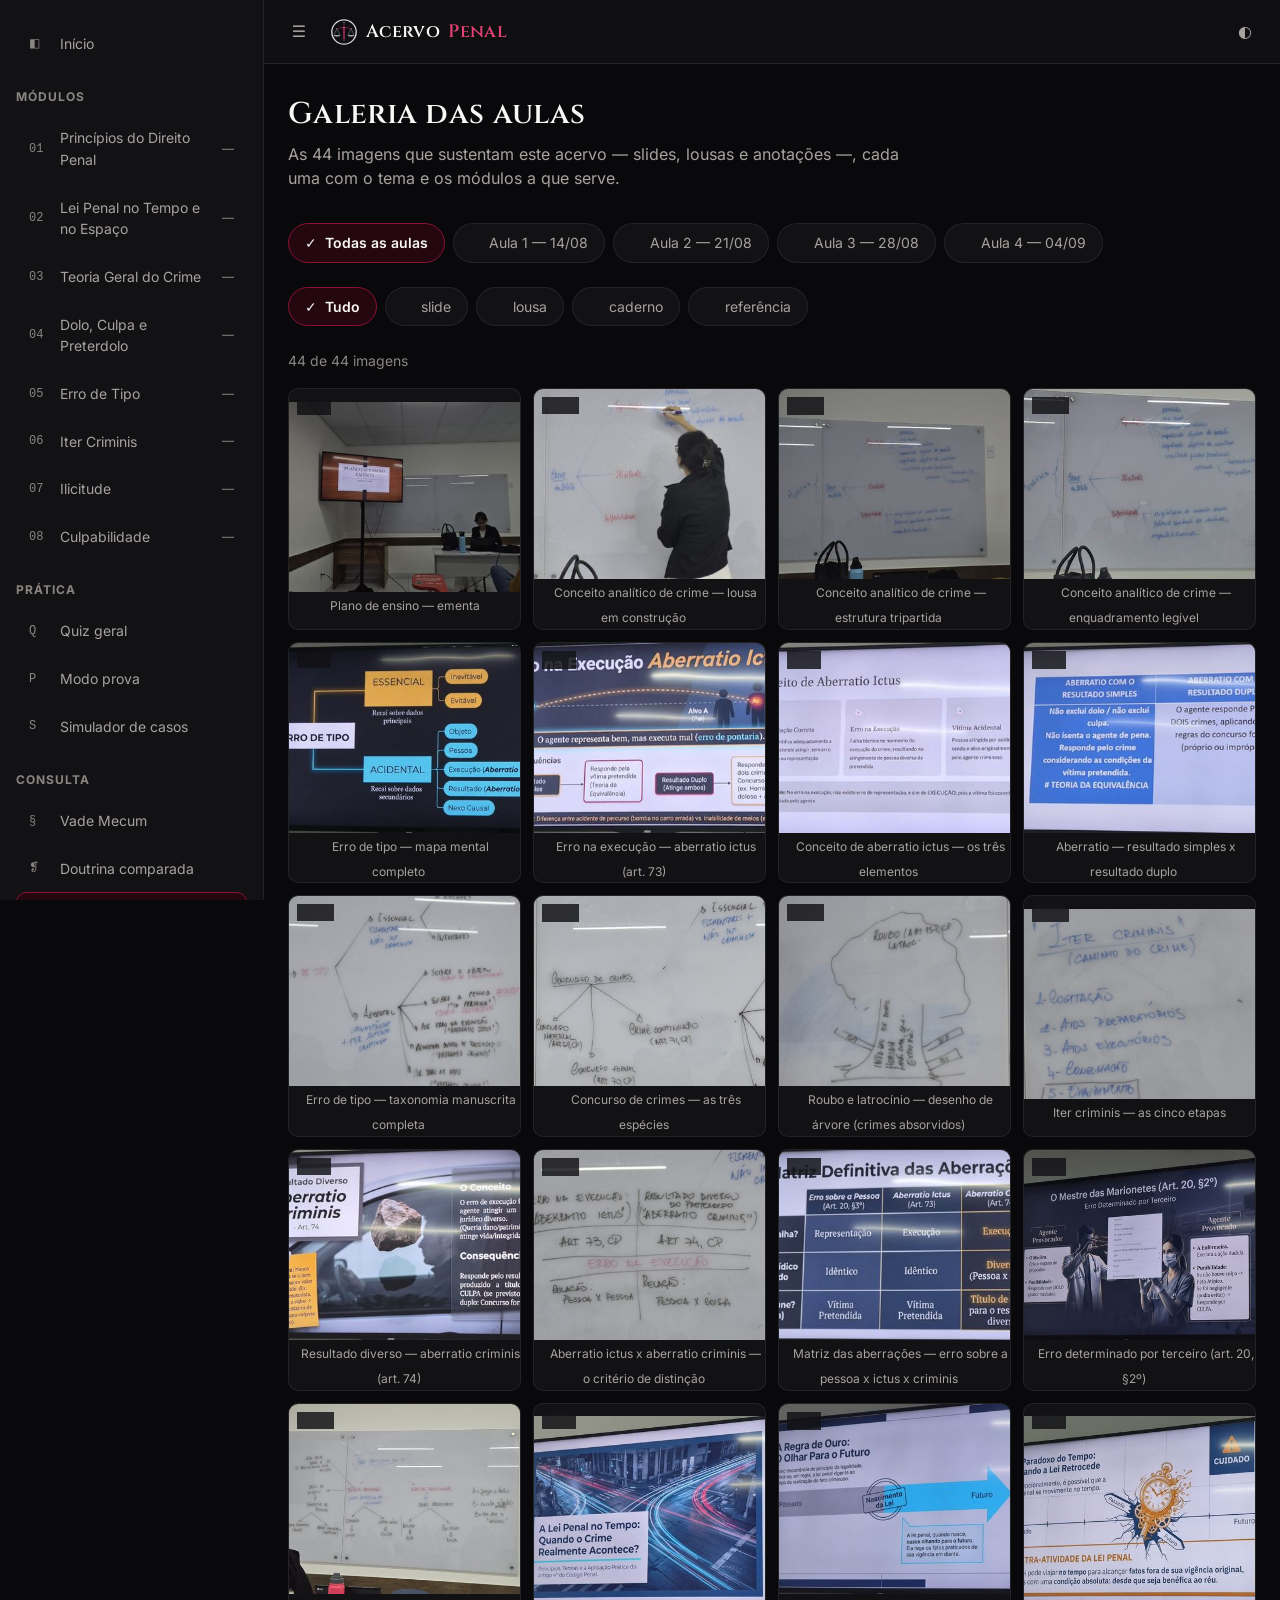
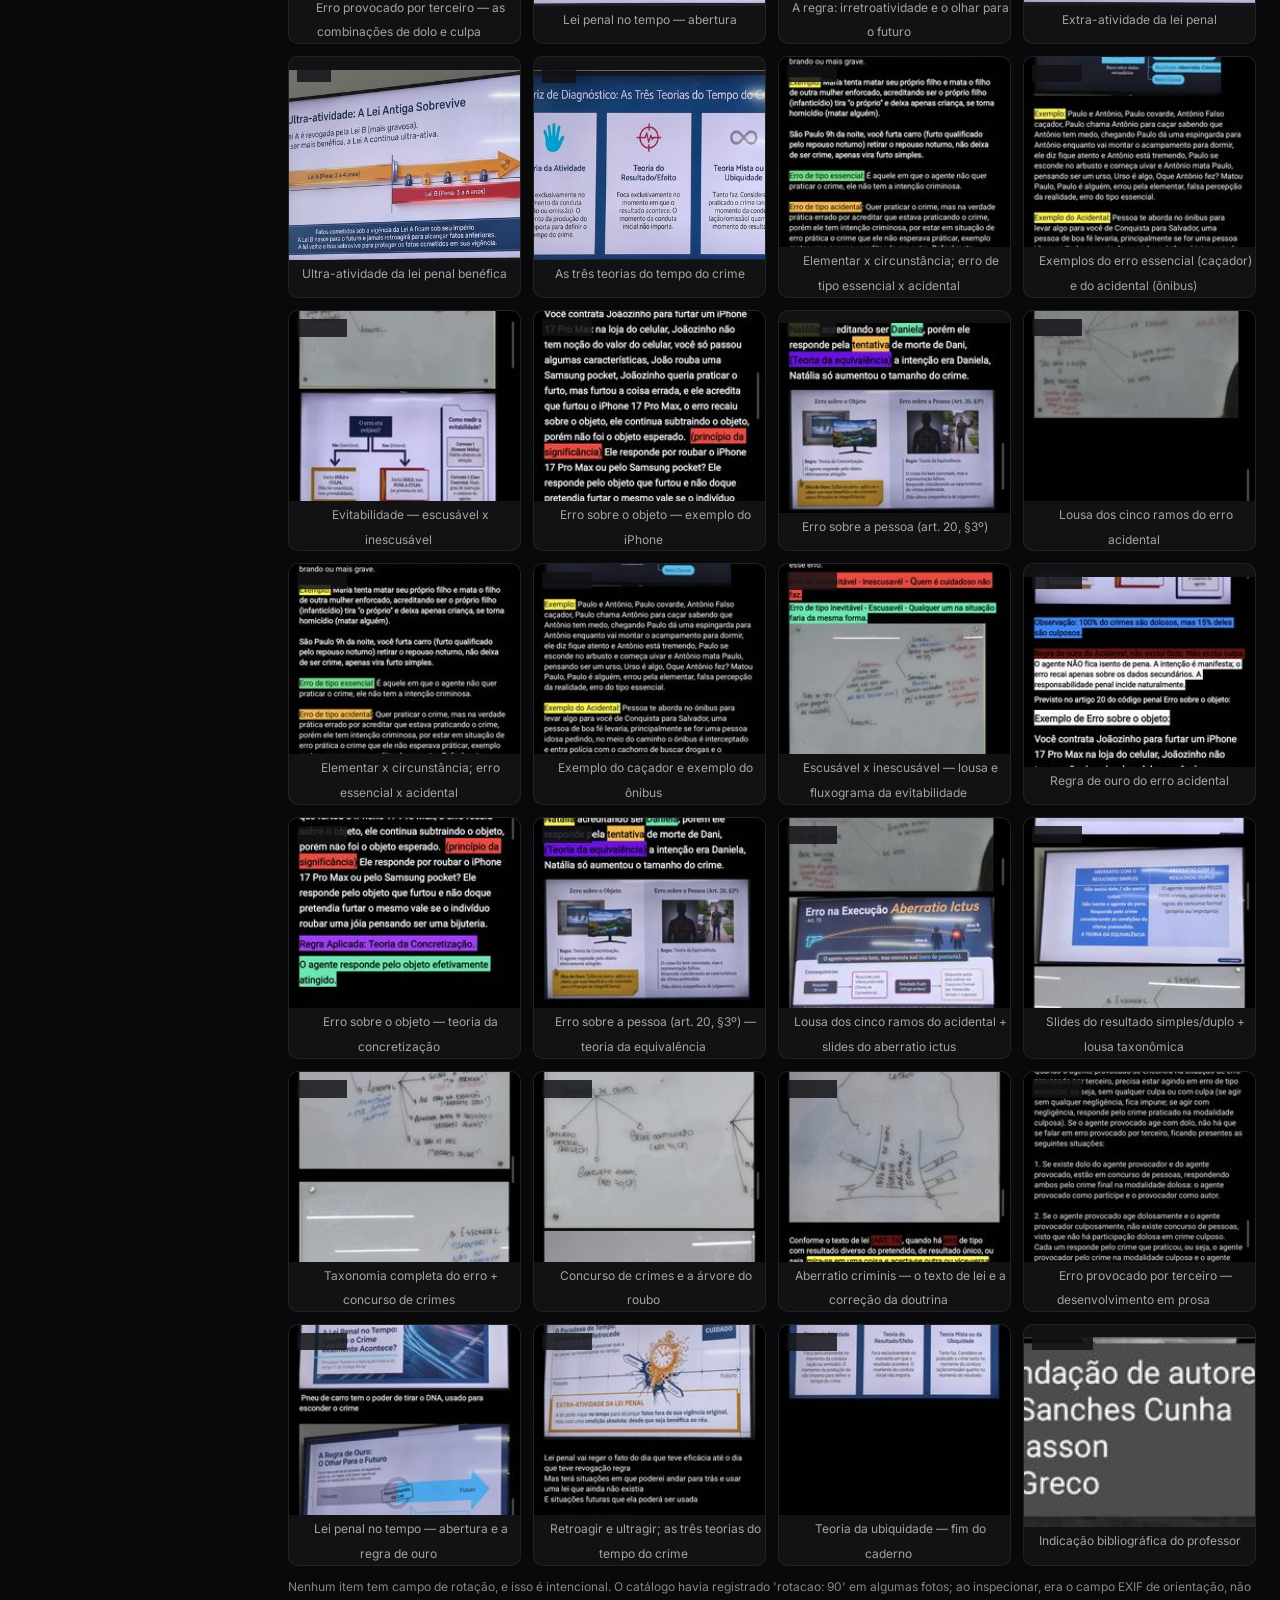
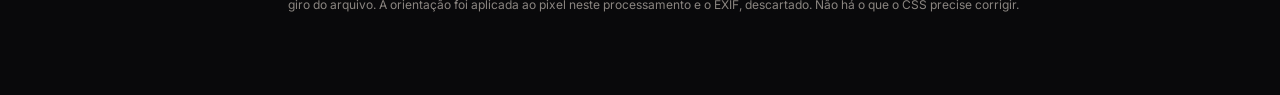
<file: galeria.html>
<!doctype html>
<html lang="pt-BR">
<head>
  <meta charset="utf-8">
  <meta name="viewport" content="width=device-width, initial-scale=1, viewport-fit=cover">
  <title>Galeria das aulas — Acervo Penal</title>
  <meta name="description" content="As 44 fotos de slides, lousas e anotações das quatro aulas, catalogadas por tema e módulo.">
  <meta name="theme-color" content="#09090B">

  <link rel="manifest" href="manifest.json">
  <link rel="icon" href="favicon.ico" sizes="any">
  <link rel="apple-touch-icon" href="icons/apple-touch-icon.png">
  <meta name="apple-mobile-web-app-capable" content="yes">
  <meta name="apple-mobile-web-app-status-bar-style" content="black-translucent">
  <meta name="apple-mobile-web-app-title" content="Acervo Penal">

  <link rel="stylesheet" href="css/variables.css">
  <link rel="stylesheet" href="css/base.css">
  <link rel="stylesheet" href="css/layout.css">
  <link rel="stylesheet" href="css/components.css">
  <link rel="stylesheet" href="css/paginas.css">
</head>
<body class="tem-bottomnav">

<a class="skip-link" href="#conteudo">Pular para o conteúdo</a>
<div class="sidebar-backdrop" id="sidebarBackdrop"></div>
<aside class="sidebar" id="sidebar" aria-label="Navegação do acervo"></aside>

<div class="app">
  <header class="topbar">
    <button class="icon-btn menu-toggle" id="btnMenu" aria-label="Abrir menu" aria-expanded="false" aria-controls="sidebar">☰</button>
    <a class="topbar-marca" href="index.html">Acervo <span>Penal</span></a>
    <span class="topbar-espaco"></span>
    <button class="icon-btn" id="btnTema" aria-label="Alternar tema claro e escuro" aria-pressed="false">◐</button>
  </header>

  <main class="main" id="conteudo">
    <div class="container">
      <div class="pagina-cabecalho">
        <h1 class="pagina-titulo" id="tituloPagina">Galeria das aulas</h1>
        <p class="pagina-sub" id="subPagina">As 44 imagens que sustentam este acervo — slides, lousas e anotações —, cada uma com o tema e os módulos a que serve.</p>
      </div>
      <div id="galeria"></div>
    </div>
  </main>
</div>

<nav class="bottom-nav" id="bottomNav" aria-label="Navegação principal"></nav>

<script src="data/bundle.js"></script>
<script src="js/storage.js"></script>
<script src="js/progress.js"></script>
<script src="js/modules.js"></script>
<script src="js/app.js"></script>
<script src="js/galeria.js"></script>
<script>
  App.iniciarShell("galeria");
  Galeria.iniciar(document.getElementById("galeria"));
</script>

<script>
/* isSecureContext é verdadeiro sob HTTPS e também em localhost, mas falso
   em file:// — que é onde o navegador recusaria o registro e a tentativa
   sujaria o console, coisa que este projeto não admite. */
if ("serviceWorker" in navigator && window.isSecureContext) {
  addEventListener("load", () => {
    navigator.serviceWorker.register("sw.js").catch(() => {});
  });
}
</script>

</body>
</html>
</file>
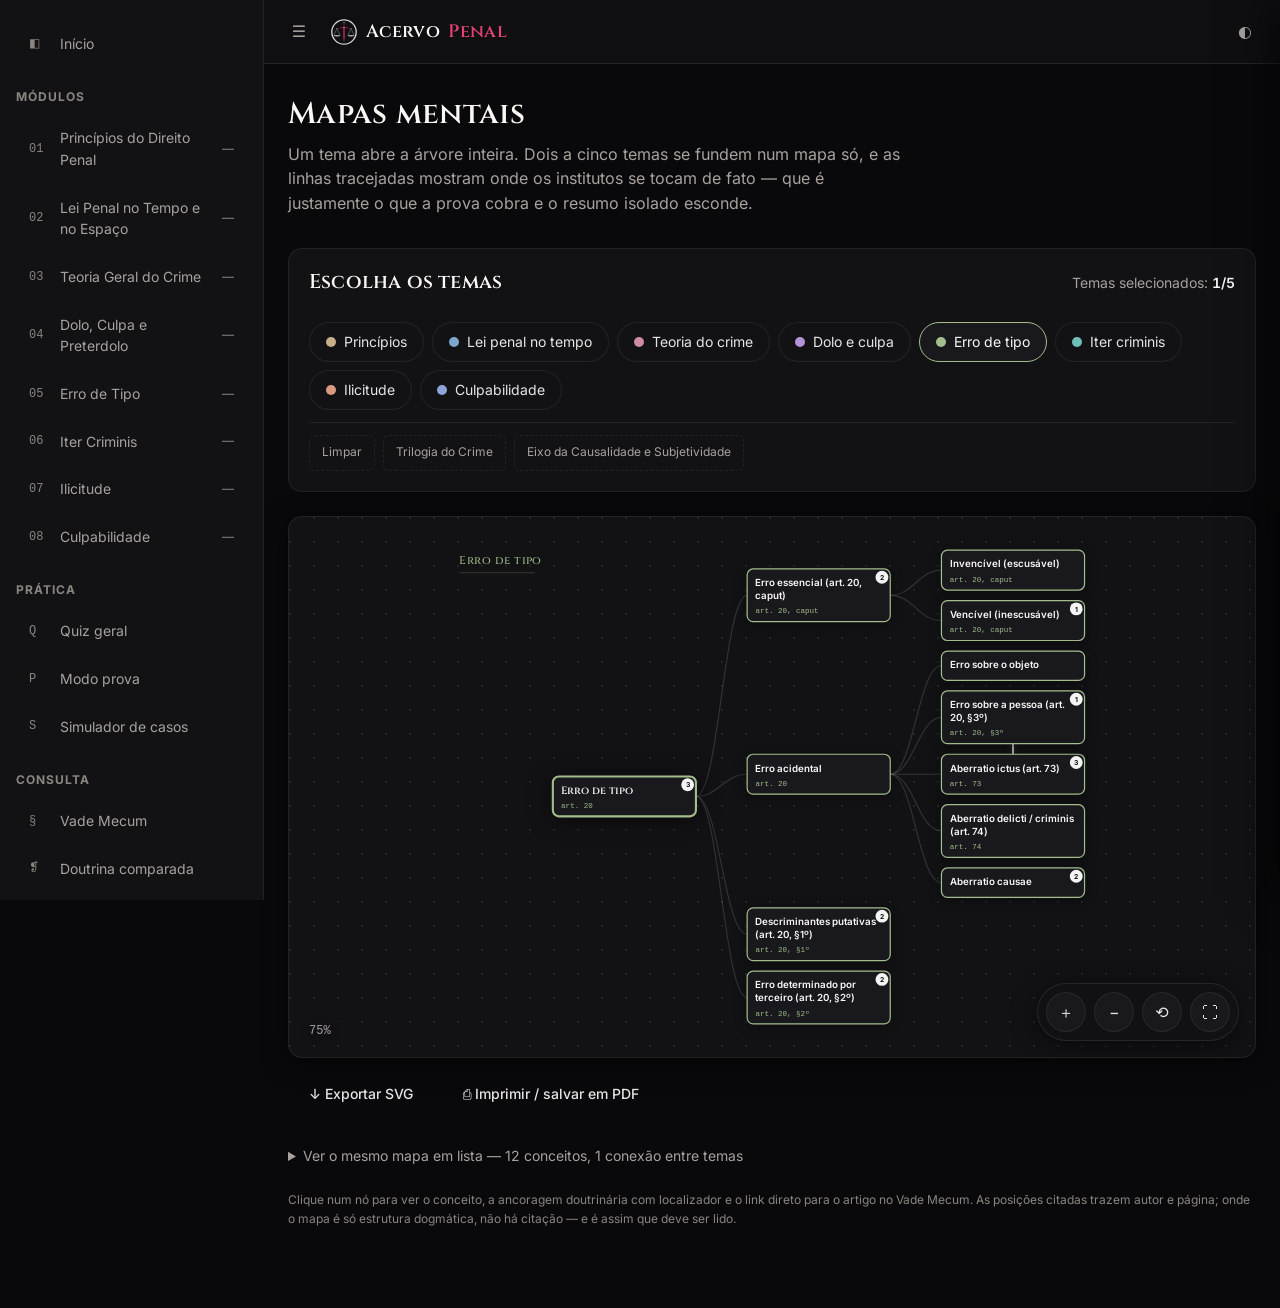
<file: mapas.html>
<!doctype html>
<html lang="pt-BR">
<head>
  <meta charset="utf-8">
  <meta name="viewport" content="width=device-width, initial-scale=1, viewport-fit=cover">
  <title>Mapas mentais — Acervo Penal</title>
  <meta name="description" content="Combine de 1 a 5 temas da Parte Geral num mapa único e veja as conexões dogmáticas entre eles.">
  <meta name="theme-color" content="#09090B">

  <link rel="manifest" href="manifest.json">
  <link rel="icon" href="favicon.ico" sizes="any">
  <link rel="apple-touch-icon" href="icons/apple-touch-icon.png">
  <meta name="apple-mobile-web-app-capable" content="yes">
  <meta name="apple-mobile-web-app-status-bar-style" content="black-translucent">
  <meta name="apple-mobile-web-app-title" content="Acervo Penal">

  <link rel="stylesheet" href="css/variables.css">
  <link rel="stylesheet" href="css/base.css">
  <link rel="stylesheet" href="css/layout.css">
  <link rel="stylesheet" href="css/components.css">
  <link rel="stylesheet" href="css/paginas.css">
  <link rel="stylesheet" href="css/mapas.css">
</head>
<body class="tem-bottomnav">

<a class="skip-link" href="#conteudo">Pular para o conteúdo</a>
<div class="sidebar-backdrop" id="sidebarBackdrop"></div>
<aside class="sidebar" id="sidebar" aria-label="Navegação do acervo"></aside>

<div class="app">
  <header class="topbar">
    <button class="icon-btn menu-toggle" id="btnMenu" aria-label="Abrir menu" aria-expanded="false" aria-controls="sidebar">☰</button>
    <a class="topbar-marca" href="index.html">Acervo <span>Penal</span></a>
    <span class="topbar-espaco"></span>
    <button class="icon-btn" id="btnTema" aria-label="Alternar tema claro e escuro" aria-pressed="false">◐</button>
  </header>

  <main class="main" id="conteudo">
    <div class="container">
      <div class="pagina-cabecalho">
        <h1 class="pagina-titulo">Mapas mentais</h1>
        <p class="pagina-sub">Um tema abre a árvore inteira. Dois a cinco temas se fundem num
        mapa só, e as linhas tracejadas mostram onde os institutos se tocam de fato — que é
        justamente o que a prova cobra e o resumo isolado esconde.</p>
      </div>
      <div id="mapas"></div>
    </div>
  </main>
</div>

<nav class="bottom-nav" id="bottomNav" aria-label="Navegação principal"></nav>

<script src="data/bundle.js"></script>
<script src="js/storage.js"></script>
<script src="js/progress.js"></script>
<script src="js/modules.js"></script>
<script src="js/app.js"></script>
<script src="js/mapas.js"></script>
<script>
  App.iniciarShell("mapas");
  Mapas.iniciar(document.getElementById("mapas"));
</script>

<script>
/* isSecureContext é verdadeiro sob HTTPS e também em localhost, mas falso
   em file:// — que é onde o navegador recusaria o registro e a tentativa
   sujaria o console, coisa que este projeto não admite. */
if ("serviceWorker" in navigator && window.isSecureContext) {
  addEventListener("load", () => {
    navigator.serviceWorker.register("sw.js").catch(() => {});
  });
}
</script>

</body>
</html>
</file>
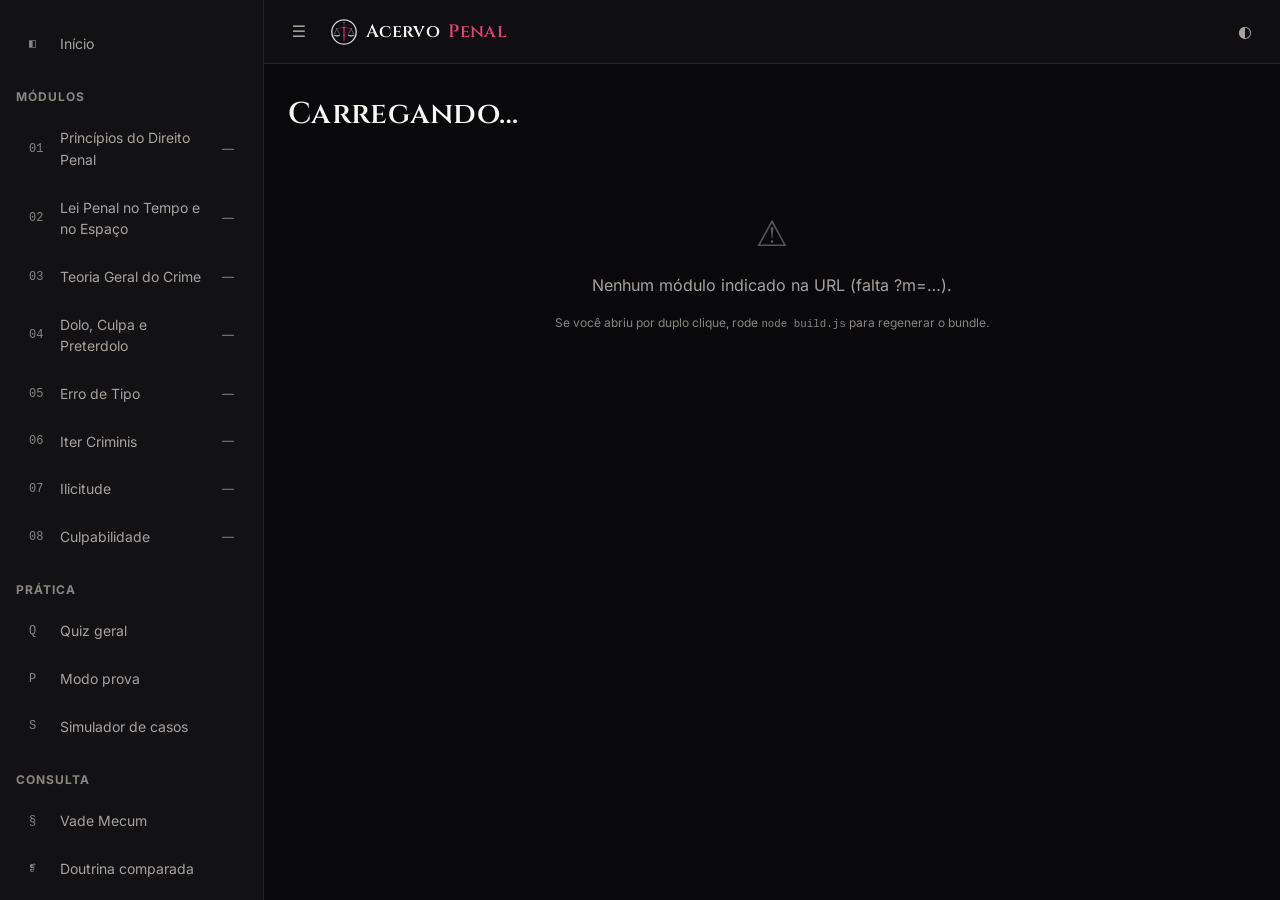
<file: modulo.html>
<!doctype html>
<html lang="pt-BR">
<head>
  <meta charset="utf-8">
  <meta name="viewport" content="width=device-width, initial-scale=1, viewport-fit=cover">
  <title>Módulo — Acervo Penal</title>
  <meta name="description" content="Conteúdo do módulo, com mapa mental, flashcards e questões.">
  <meta name="theme-color" content="#09090B">

  <link rel="manifest" href="manifest.json">
  <link rel="icon" href="favicon.ico" sizes="any">
  <link rel="apple-touch-icon" href="icons/apple-touch-icon.png">
  <meta name="apple-mobile-web-app-capable" content="yes">
  <meta name="apple-mobile-web-app-status-bar-style" content="black-translucent">
  <meta name="apple-mobile-web-app-title" content="Acervo Penal">

  <link rel="stylesheet" href="css/variables.css">
  <link rel="stylesheet" href="css/base.css">
  <link rel="stylesheet" href="css/layout.css">
  <link rel="stylesheet" href="css/components.css">
  <link rel="stylesheet" href="css/paginas.css">
</head>
<body class="tem-bottomnav">

<a class="skip-link" href="#conteudo">Pular para o conteúdo</a>
<div class="sidebar-backdrop" id="sidebarBackdrop"></div>
<aside class="sidebar" id="sidebar" aria-label="Navegação do acervo"></aside>

<div class="app">
  <header class="topbar">
    <button class="icon-btn menu-toggle" id="btnMenu" aria-label="Abrir menu" aria-expanded="false" aria-controls="sidebar">☰</button>
    <a class="topbar-marca" href="index.html">Acervo <span>Penal</span></a>
    <span class="topbar-espaco"></span>
    <button class="icon-btn" id="btnTema" aria-label="Alternar tema claro e escuro" aria-pressed="false">◐</button>
  </header>

  <main class="main" id="conteudo">
    <div class="container">
      <div class="pagina-cabecalho">
        <h1 class="pagina-titulo" id="tituloPagina">Carregando…</h1>
        <p class="pagina-sub" id="subPagina"></p>
      </div>
      <div id="modulo"></div>
    </div>
  </main>
</div>

<nav class="bottom-nav" id="bottomNav" aria-label="Navegação principal"></nav>

<script src="data/bundle.js"></script>
<script src="js/storage.js"></script>
<script src="js/progress.js"></script>
<script src="js/modules.js"></script>
<script src="js/app.js"></script>
<script src="js/quiz.js"></script>
<script src="js/modulo.js"></script>
<script>
  const idModulo = App.parametro("m");
  App.iniciarShell("", idModulo);
  Modulo.iniciar(document.getElementById("modulo"), idModulo);
</script>

<script>
/* isSecureContext é verdadeiro sob HTTPS e também em localhost, mas falso
   em file:// — que é onde o navegador recusaria o registro e a tentativa
   sujaria o console, coisa que este projeto não admite. */
if ("serviceWorker" in navigator && window.isSecureContext) {
  addEventListener("load", () => {
    navigator.serviceWorker.register("sw.js").catch(() => {});
  });
}
</script>

</body>
</html>
</file>
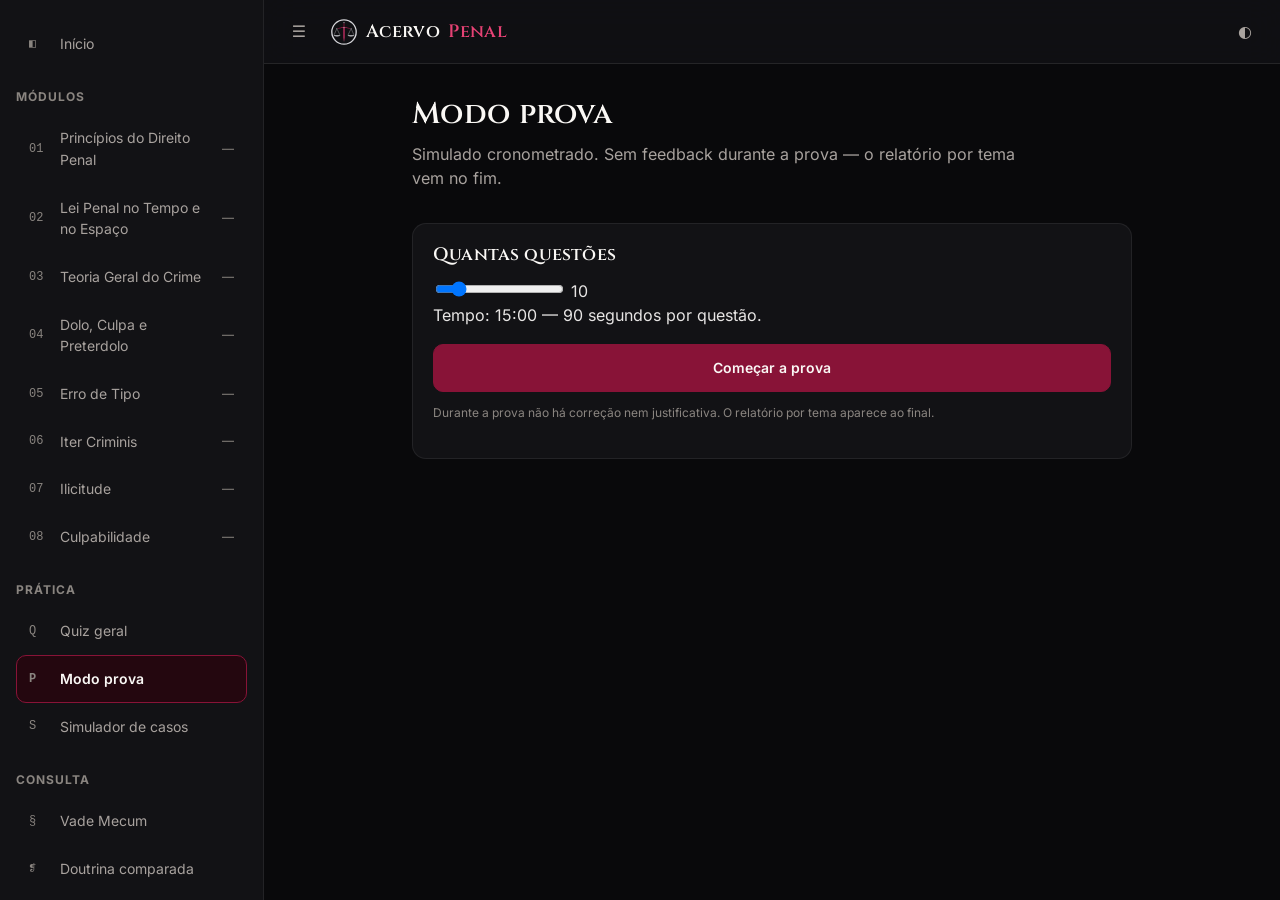
<file: prova.html>
<!doctype html>
<html lang="pt-BR">
<head>
  <meta charset="utf-8">
  <meta name="viewport" content="width=device-width, initial-scale=1, viewport-fit=cover">
  <title>Modo prova — Acervo Penal</title>
  <meta name="description" content="Simulado cronometrado, sem feedback durante a prova, com relatório por tema.">
  <meta name="theme-color" content="#09090B">

  <link rel="manifest" href="manifest.json">
  <link rel="icon" href="favicon.ico" sizes="any">
  <link rel="apple-touch-icon" href="icons/apple-touch-icon.png">
  <meta name="apple-mobile-web-app-capable" content="yes">
  <meta name="apple-mobile-web-app-status-bar-style" content="black-translucent">
  <meta name="apple-mobile-web-app-title" content="Acervo Penal">

  <link rel="stylesheet" href="css/variables.css">
  <link rel="stylesheet" href="css/base.css">
  <link rel="stylesheet" href="css/layout.css">
  <link rel="stylesheet" href="css/components.css">
  <link rel="stylesheet" href="css/paginas.css">
</head>
<body class="tem-bottomnav">

<a class="skip-link" href="#conteudo">Pular para o conteúdo</a>
<div class="sidebar-backdrop" id="sidebarBackdrop"></div>
<aside class="sidebar" id="sidebar" aria-label="Navegação do acervo"></aside>

<div class="app">
  <header class="topbar">
    <button class="icon-btn menu-toggle" id="btnMenu" aria-label="Abrir menu" aria-expanded="false" aria-controls="sidebar">☰</button>
    <a class="topbar-marca" href="index.html">Acervo <span>Penal</span></a>
    <span class="topbar-espaco"></span>
    <button class="icon-btn" id="btnTema" aria-label="Alternar tema claro e escuro" aria-pressed="false">◐</button>
  </header>

  <main class="main" id="conteudo">
    <div class="container-estreito">
      <div class="pagina-cabecalho">
        <h1 class="pagina-titulo" id="tituloPagina">Modo prova</h1>
        <p class="pagina-sub" id="subPagina">Simulado cronometrado. Sem feedback durante a prova — o relatório por tema vem no fim.</p>
      </div>
      <div id="prova"></div>
    </div>
  </main>
</div>

<nav class="bottom-nav" id="bottomNav" aria-label="Navegação principal"></nav>

<script src="data/bundle.js"></script>
<script src="js/storage.js"></script>
<script src="js/progress.js"></script>
<script src="js/modules.js"></script>
<script src="js/app.js"></script>
<script src="js/quiz.js"></script>
<script src="js/exam.js"></script>
<script>
  App.iniciarShell("prova");
  Prova.iniciarPagina(document.getElementById("prova"));
</script>

<script>
/* isSecureContext é verdadeiro sob HTTPS e também em localhost, mas falso
   em file:// — que é onde o navegador recusaria o registro e a tentativa
   sujaria o console, coisa que este projeto não admite. */
if ("serviceWorker" in navigator && window.isSecureContext) {
  addEventListener("load", () => {
    navigator.serviceWorker.register("sw.js").catch(() => {});
  });
}
</script>

</body>
</html>
</file>
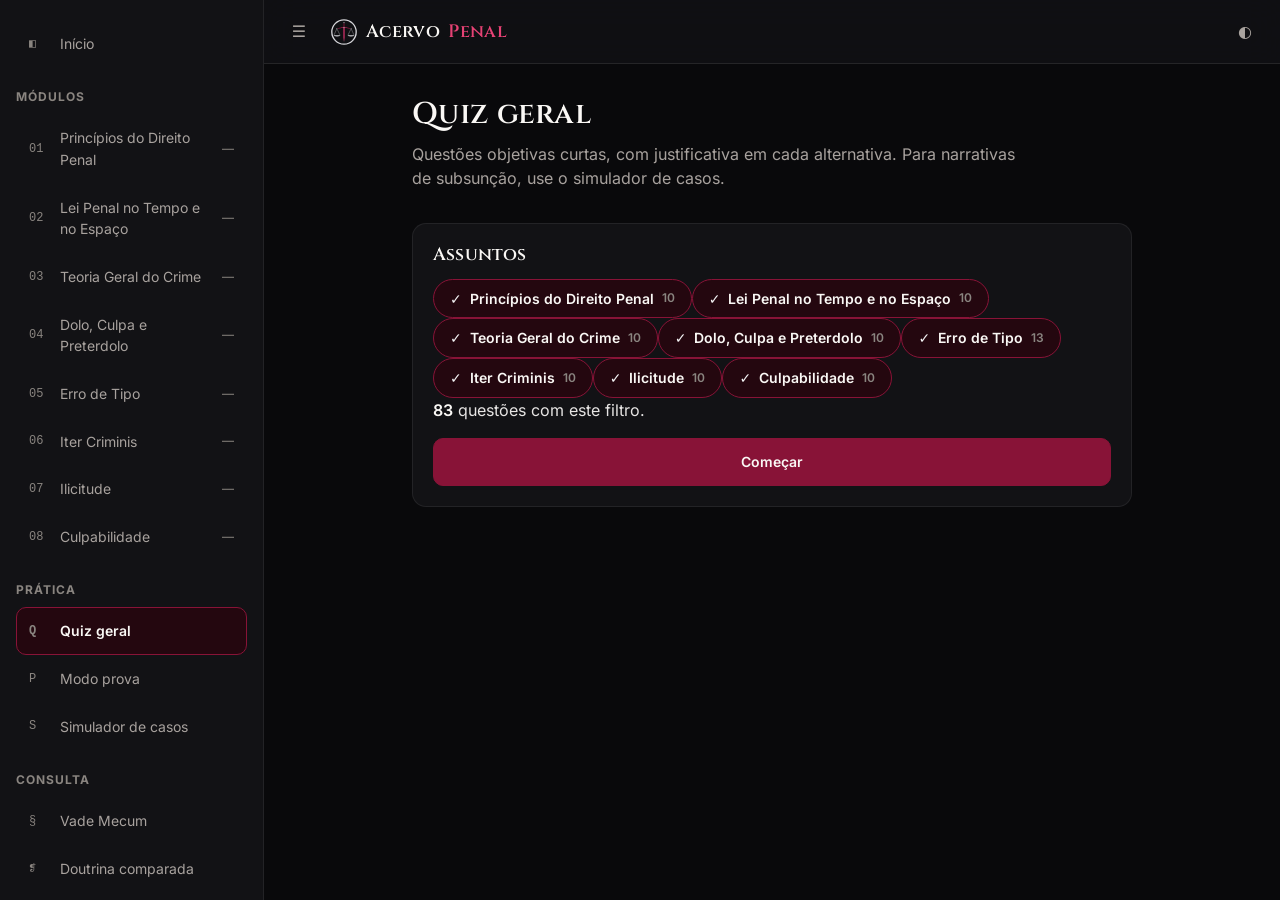
<file: quiz.html>
<!doctype html>
<html lang="pt-BR">
<head>
  <meta charset="utf-8">
  <meta name="viewport" content="width=device-width, initial-scale=1, viewport-fit=cover">
  <title>Quiz geral — Acervo Penal</title>
  <meta name="description" content="Questões objetivas de Direito Penal com justificativa por alternativa.">
  <meta name="theme-color" content="#09090B">

  <link rel="manifest" href="manifest.json">
  <link rel="icon" href="favicon.ico" sizes="any">
  <link rel="apple-touch-icon" href="icons/apple-touch-icon.png">
  <meta name="apple-mobile-web-app-capable" content="yes">
  <meta name="apple-mobile-web-app-status-bar-style" content="black-translucent">
  <meta name="apple-mobile-web-app-title" content="Acervo Penal">

  <link rel="stylesheet" href="css/variables.css">
  <link rel="stylesheet" href="css/base.css">
  <link rel="stylesheet" href="css/layout.css">
  <link rel="stylesheet" href="css/components.css">
  <link rel="stylesheet" href="css/paginas.css">
</head>
<body class="tem-bottomnav">

<a class="skip-link" href="#conteudo">Pular para o conteúdo</a>
<div class="sidebar-backdrop" id="sidebarBackdrop"></div>
<aside class="sidebar" id="sidebar" aria-label="Navegação do acervo"></aside>

<div class="app">
  <header class="topbar">
    <button class="icon-btn menu-toggle" id="btnMenu" aria-label="Abrir menu" aria-expanded="false" aria-controls="sidebar">☰</button>
    <a class="topbar-marca" href="index.html">Acervo <span>Penal</span></a>
    <span class="topbar-espaco"></span>
    <button class="icon-btn" id="btnTema" aria-label="Alternar tema claro e escuro" aria-pressed="false">◐</button>
  </header>

  <main class="main" id="conteudo">
    <div class="container-estreito">
      <div class="pagina-cabecalho">
        <h1 class="pagina-titulo" id="tituloPagina">Quiz geral</h1>
        <p class="pagina-sub" id="subPagina">Questões objetivas curtas, com justificativa em cada alternativa. Para narrativas de subsunção, use o simulador de casos.</p>
      </div>
      <div id="quiz"></div>
    </div>
  </main>
</div>

<nav class="bottom-nav" id="bottomNav" aria-label="Navegação principal"></nav>

<script src="data/bundle.js"></script>
<script src="js/storage.js"></script>
<script src="js/progress.js"></script>
<script src="js/modules.js"></script>
<script src="js/app.js"></script>
<script src="js/quiz.js"></script>
<script>
  App.iniciarShell("quiz");
  Quiz.iniciarPagina(document.getElementById("quiz"));
</script>

<script>
/* isSecureContext é verdadeiro sob HTTPS e também em localhost, mas falso
   em file:// — que é onde o navegador recusaria o registro e a tentativa
   sujaria o console, coisa que este projeto não admite. */
if ("serviceWorker" in navigator && window.isSecureContext) {
  addEventListener("load", () => {
    navigator.serviceWorker.register("sw.js").catch(() => {});
  });
}
</script>

</body>
</html>
</file>
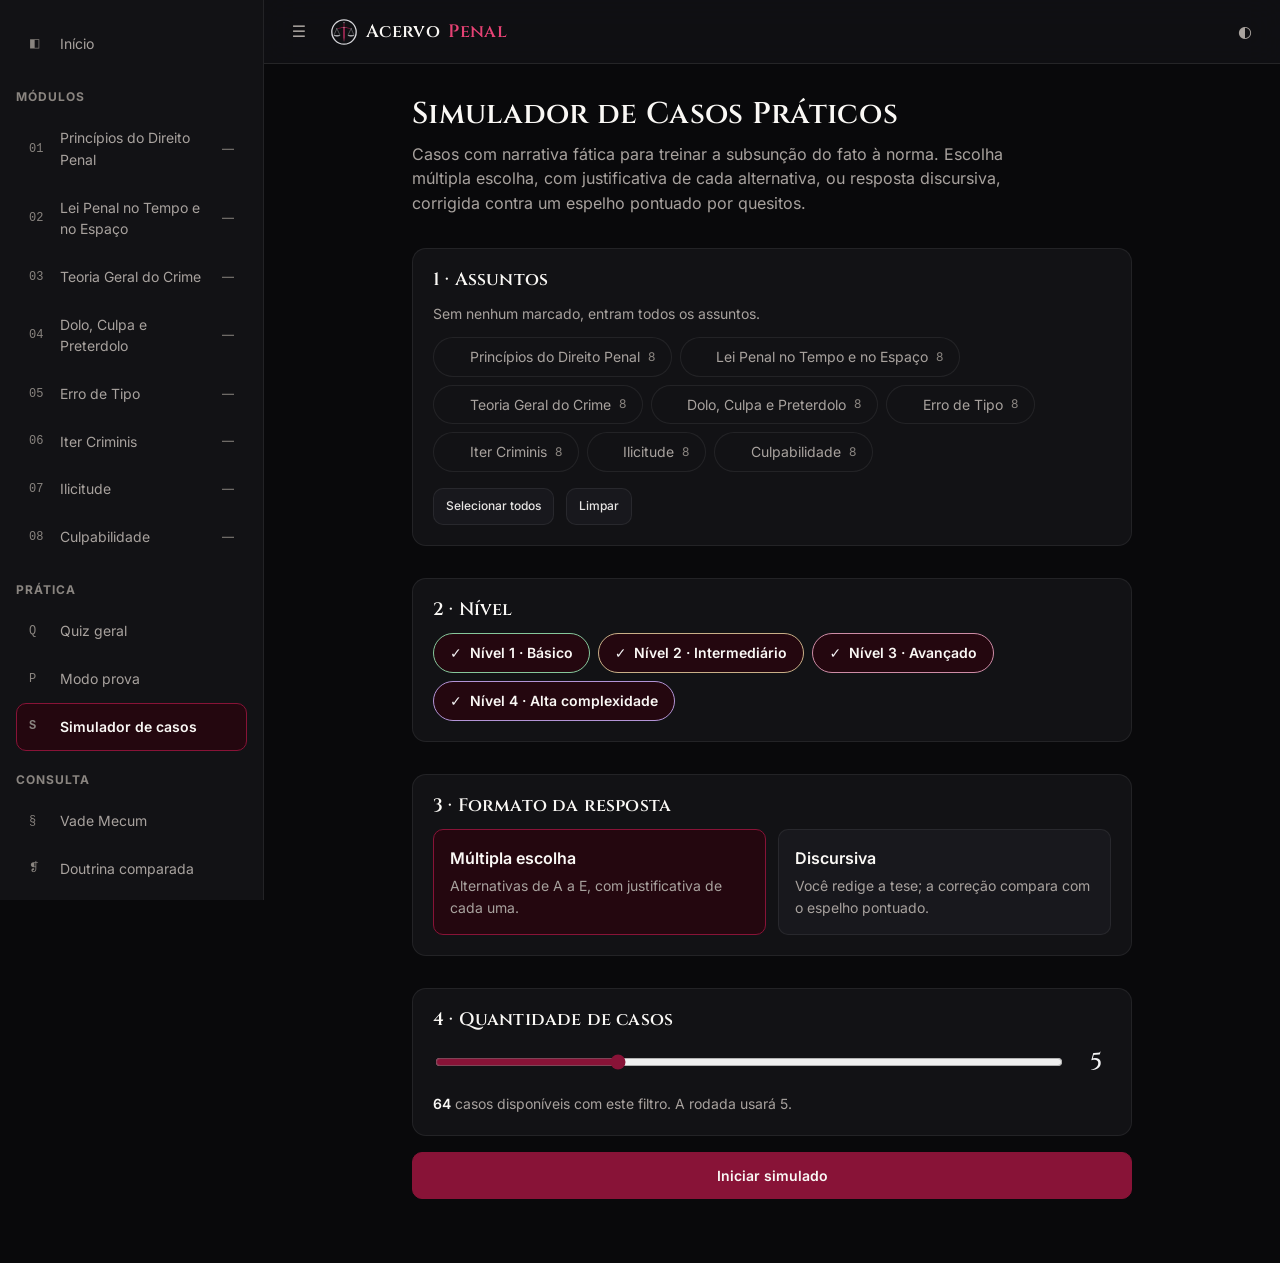
<file: simulador.html>
<!doctype html>
<html lang="pt-BR">
<head>
  <meta charset="utf-8">
  <meta name="viewport" content="width=device-width, initial-scale=1, viewport-fit=cover">
  <title>Simulador de Casos Práticos — Acervo Penal</title>
  <meta name="description" content="Treino de subsunção do fato à norma penal, com múltipla escolha e resposta discursiva corrigida por espelho.">
  <meta name="theme-color" content="#09090B">

  <link rel="manifest" href="manifest.json">
  <link rel="icon" href="favicon.ico" sizes="any">
  <link rel="apple-touch-icon" href="icons/apple-touch-icon.png">
  <meta name="apple-mobile-web-app-capable" content="yes">
  <meta name="apple-mobile-web-app-status-bar-style" content="black-translucent">
  <meta name="apple-mobile-web-app-title" content="Acervo Penal">

  <link rel="stylesheet" href="css/variables.css">
  <link rel="stylesheet" href="css/base.css">
  <link rel="stylesheet" href="css/layout.css">
  <link rel="stylesheet" href="css/components.css">
  <link rel="stylesheet" href="css/paginas.css">
  <link rel="stylesheet" href="css/simulador.css">
</head>
<body class="tem-bottomnav">

<a class="skip-link" href="#conteudo">Pular para o conteúdo</a>
<div class="sidebar-backdrop" id="sidebarBackdrop"></div>
<aside class="sidebar" id="sidebar" aria-label="Navegação do acervo"></aside>

<div class="app">
  <header class="topbar">
    <button class="icon-btn menu-toggle" id="btnMenu" aria-label="Abrir menu" aria-expanded="false" aria-controls="sidebar">☰</button>
    <a class="topbar-marca" href="index.html">Acervo <span>Penal</span></a>
    <span class="topbar-espaco"></span>
    <button class="icon-btn" id="btnTema" aria-label="Alternar tema claro e escuro" aria-pressed="false">◐</button>
  </header>

  <main class="main" id="conteudo">
    <div class="container-estreito">
      <div class="pagina-cabecalho">
        <h1 class="pagina-titulo">Simulador de Casos Práticos</h1>
        <p class="pagina-sub">
          Casos com narrativa fática para treinar a subsunção do fato à norma. Escolha
          múltipla escolha, com justificativa de cada alternativa, ou resposta discursiva,
          corrigida contra um espelho pontuado por quesitos.
        </p>
      </div>
      <div id="simulador"></div>
    </div>
  </main>
</div>

<nav class="bottom-nav" id="bottomNav" aria-label="Navegação principal"></nav>

<script src="data/bundle.js"></script>
<script src="js/storage.js"></script>
<script src="js/progress.js"></script>
<script src="js/modules.js"></script>
<script src="js/app.js"></script>
<script src="js/corretor.js"></script>
<script src="js/simulador.js"></script>
<script>
  App.iniciarShell("simulador");
  Simulador.iniciar(document.getElementById("simulador"));
</script>

<script>
/* isSecureContext é verdadeiro sob HTTPS e também em localhost, mas falso
   em file:// — que é onde o navegador recusaria o registro e a tentativa
   sujaria o console, coisa que este projeto não admite. */
if ("serviceWorker" in navigator && window.isSecureContext) {
  addEventListener("load", () => {
    navigator.serviceWorker.register("sw.js").catch(() => {});
  });
}
</script>

</body>
</html>
</file>
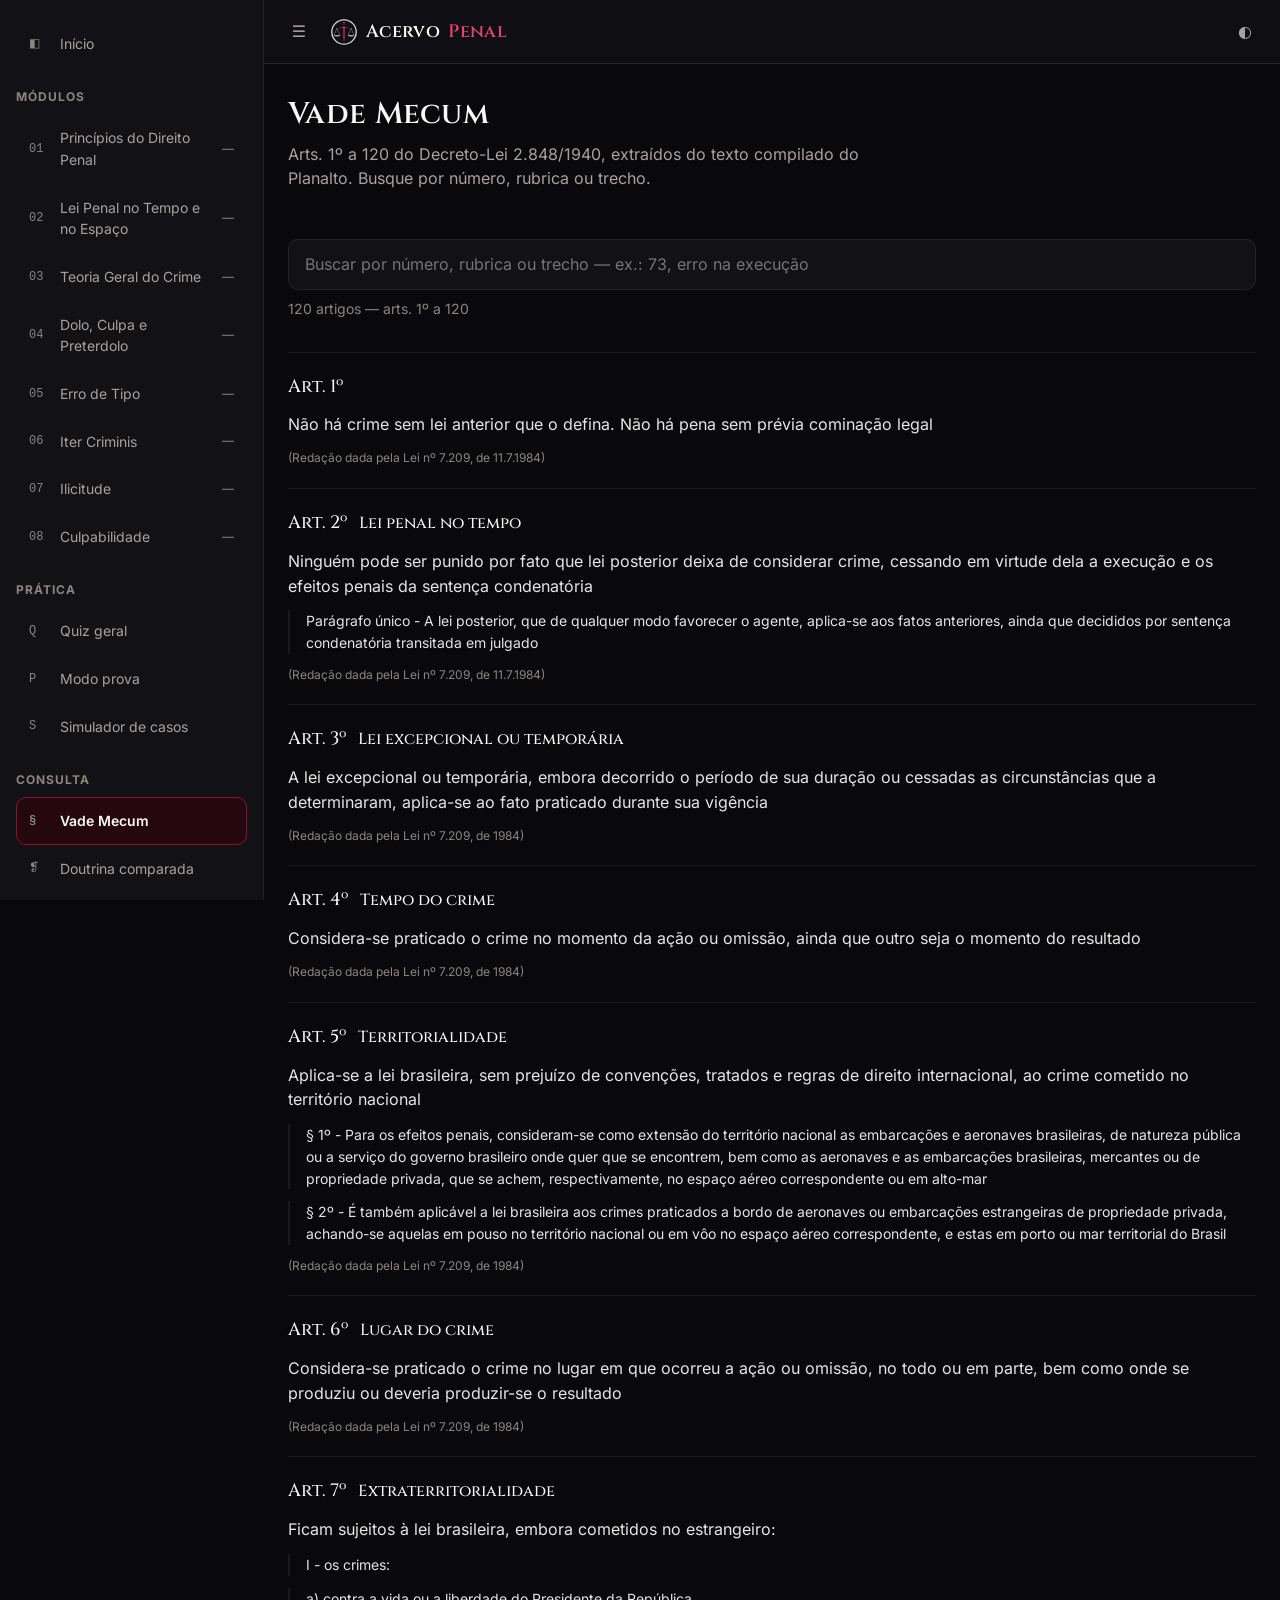
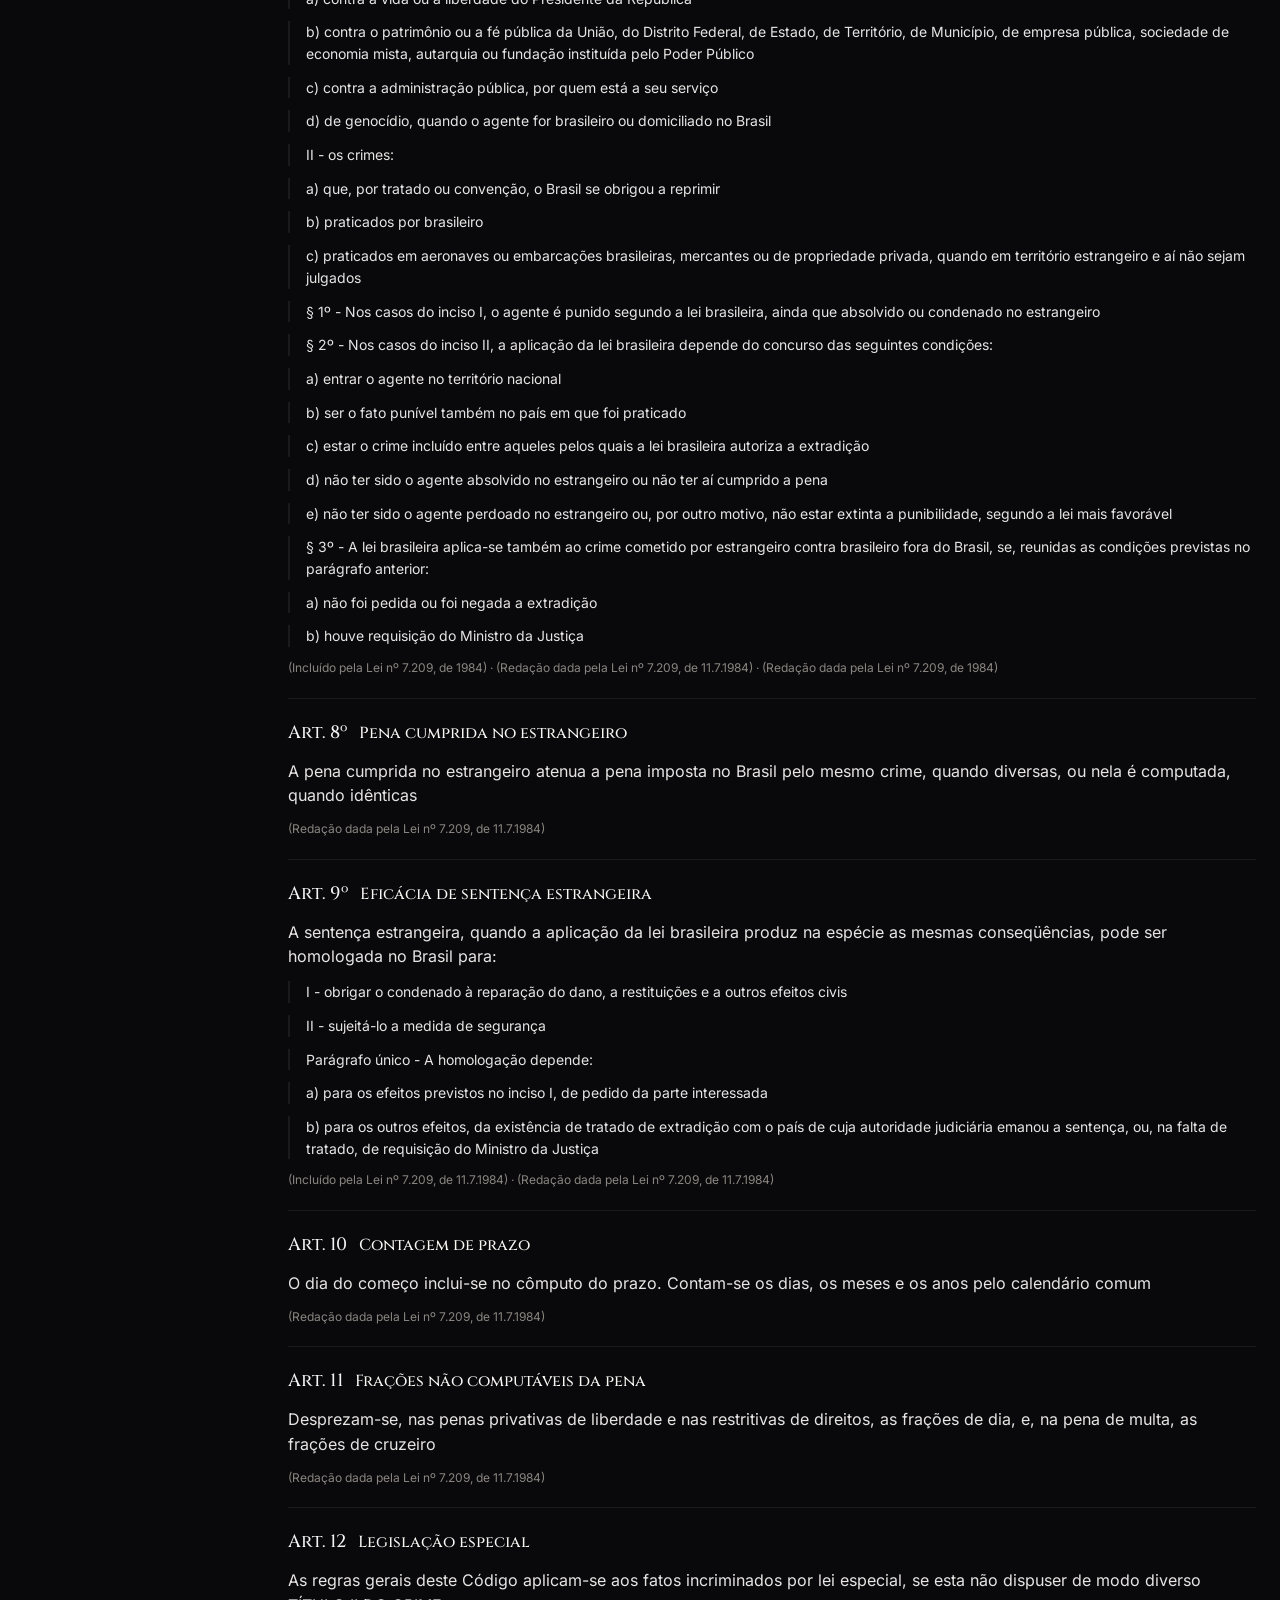
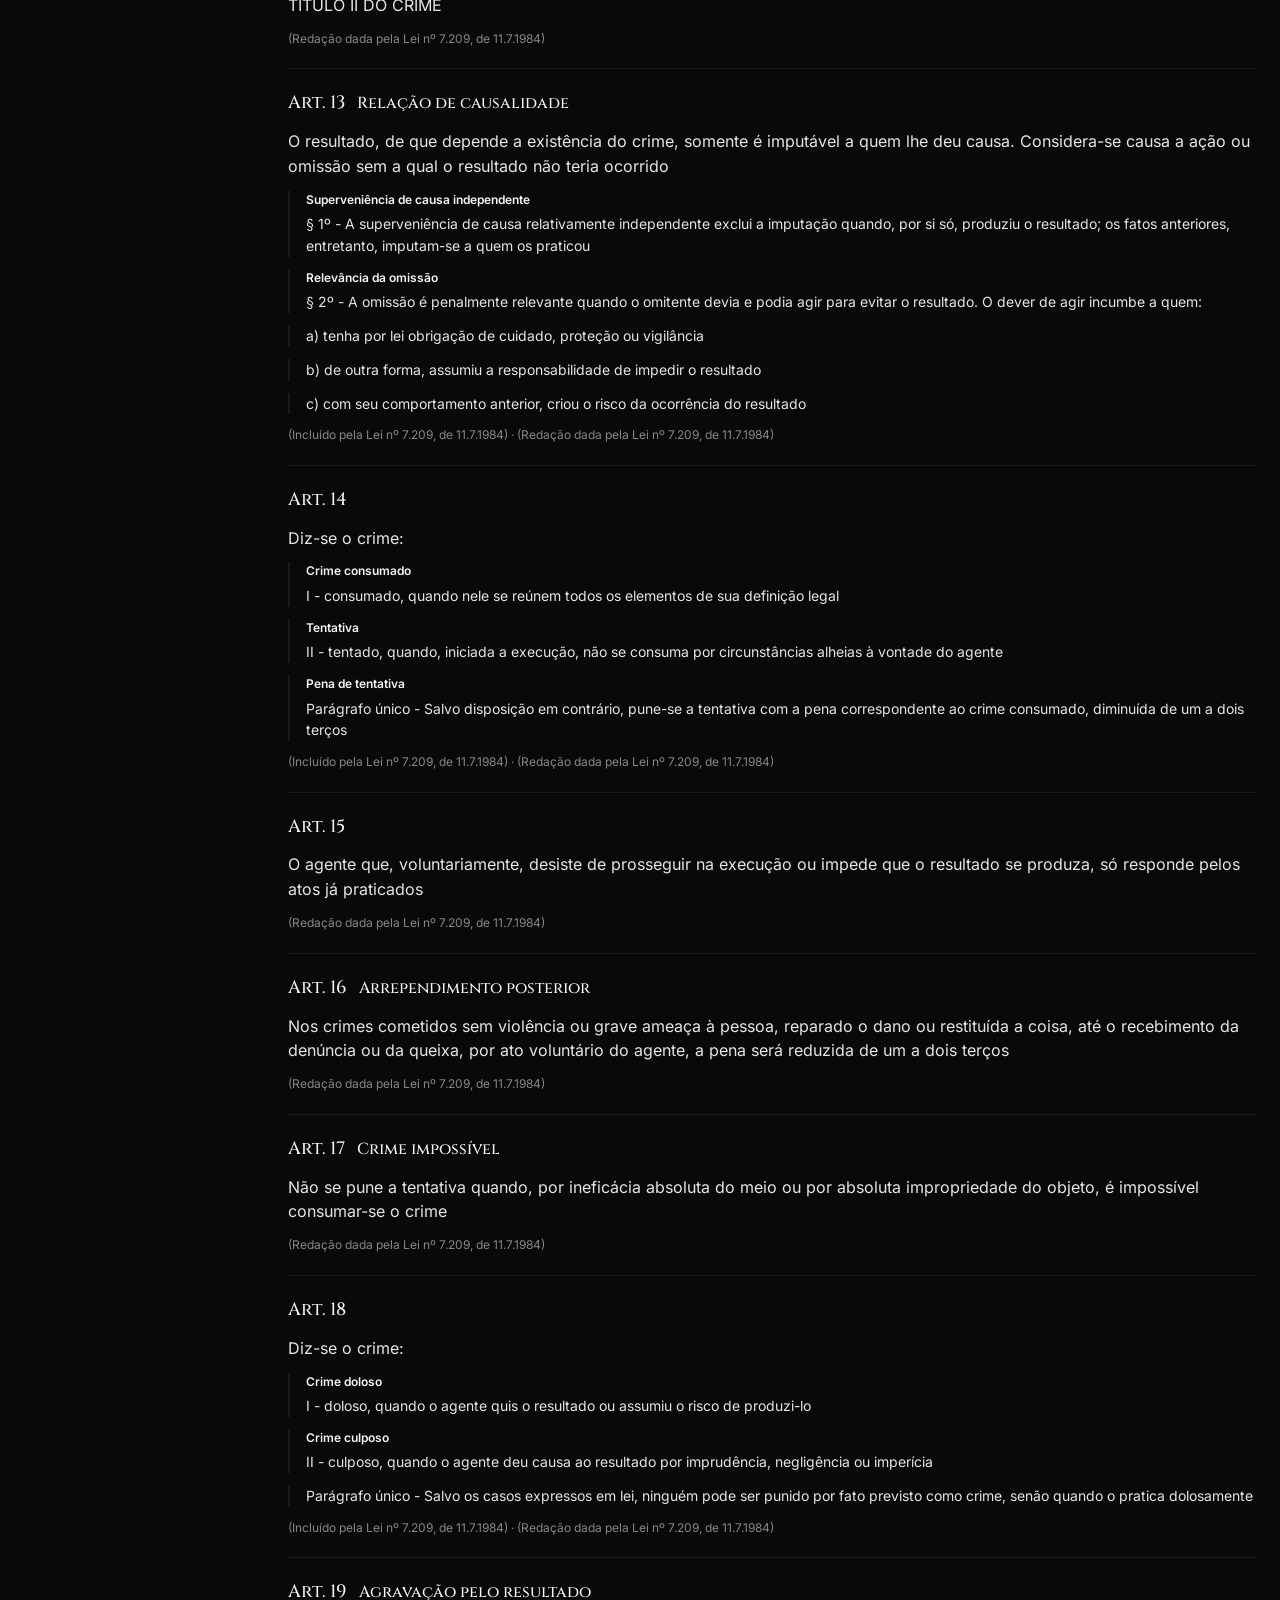
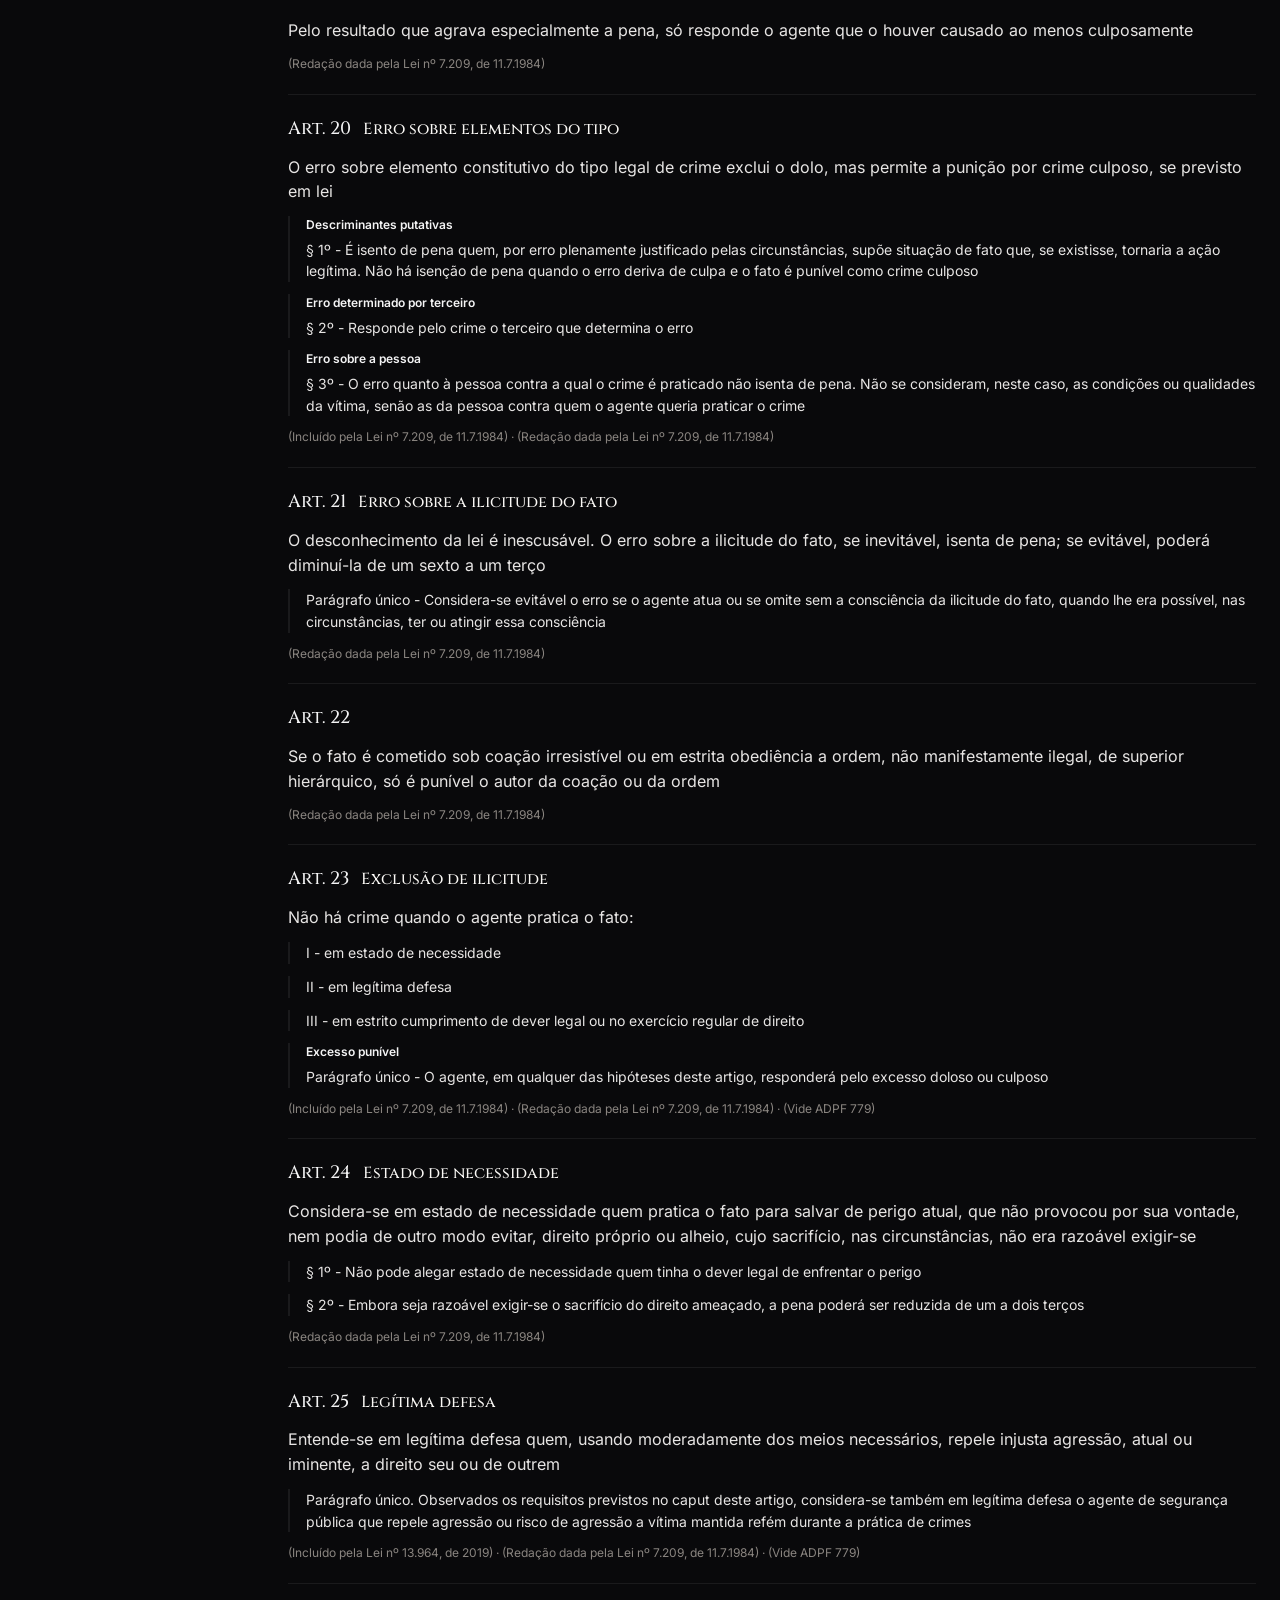
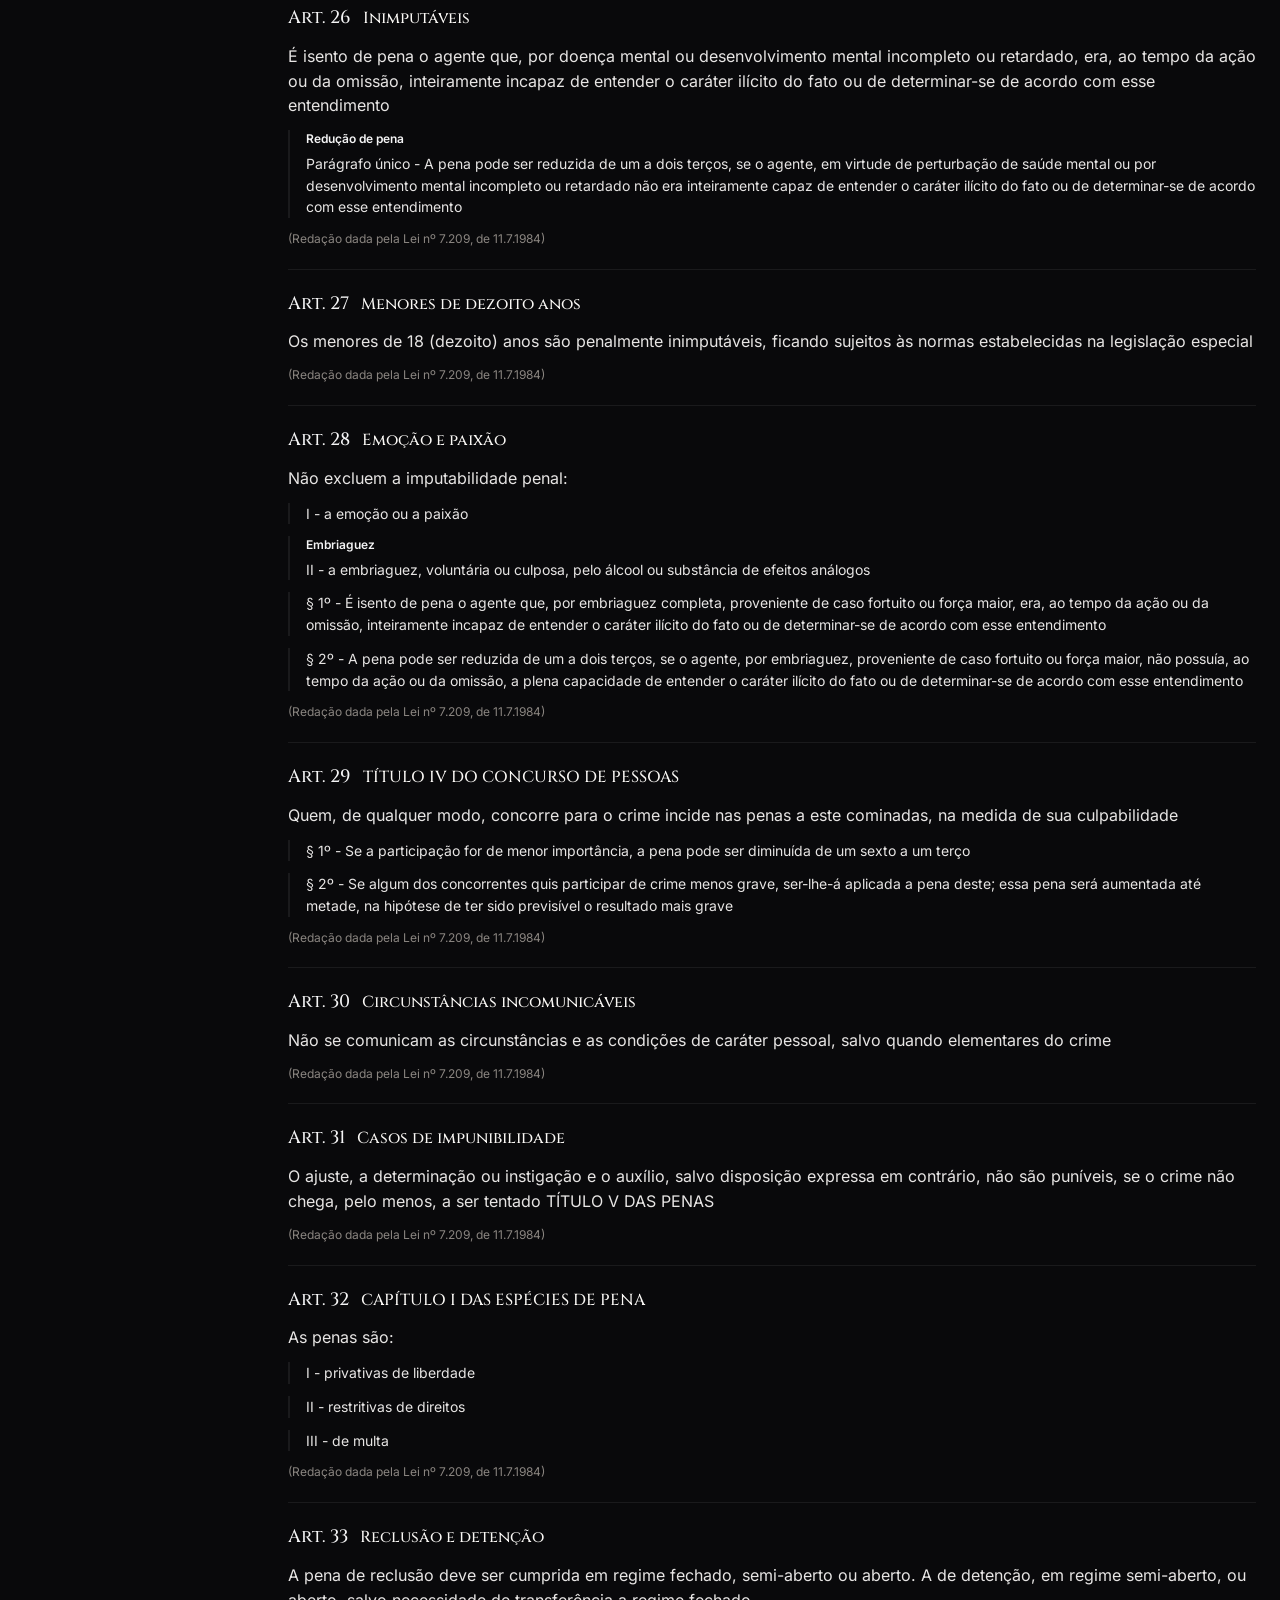
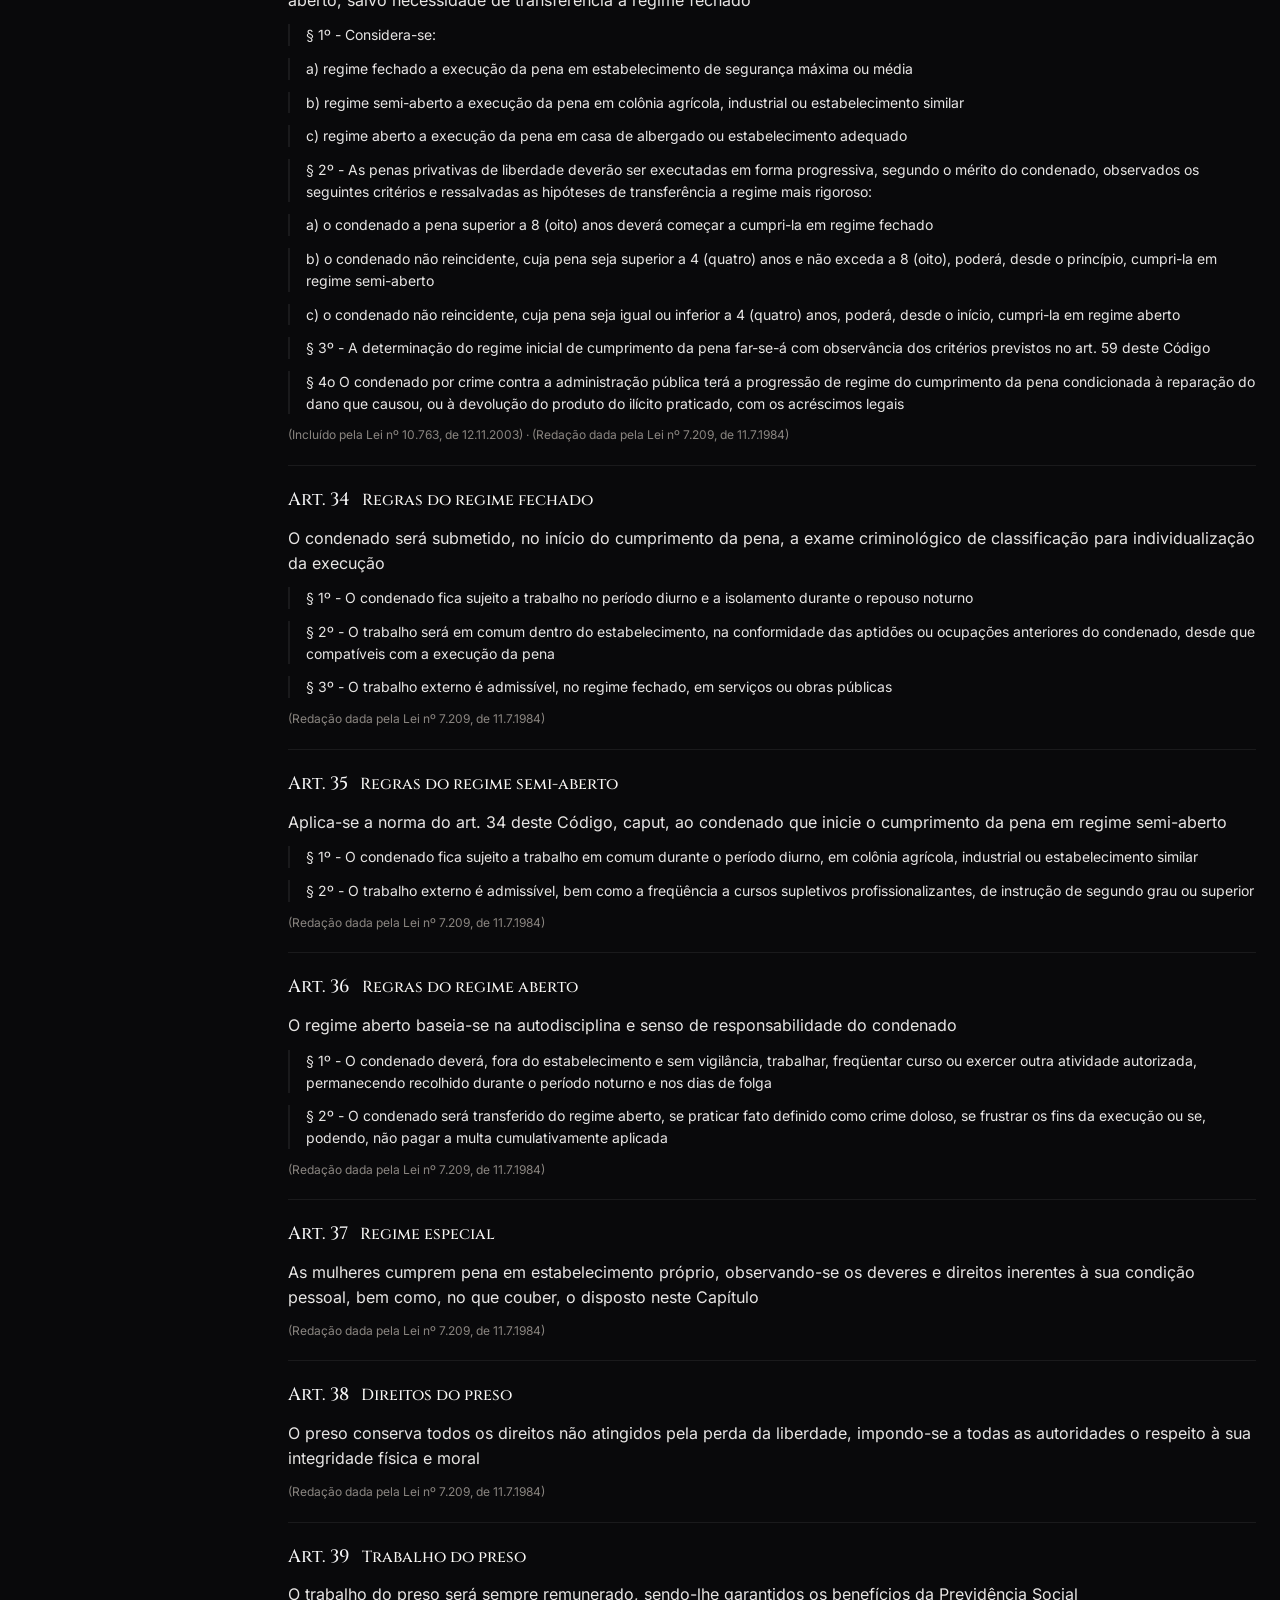
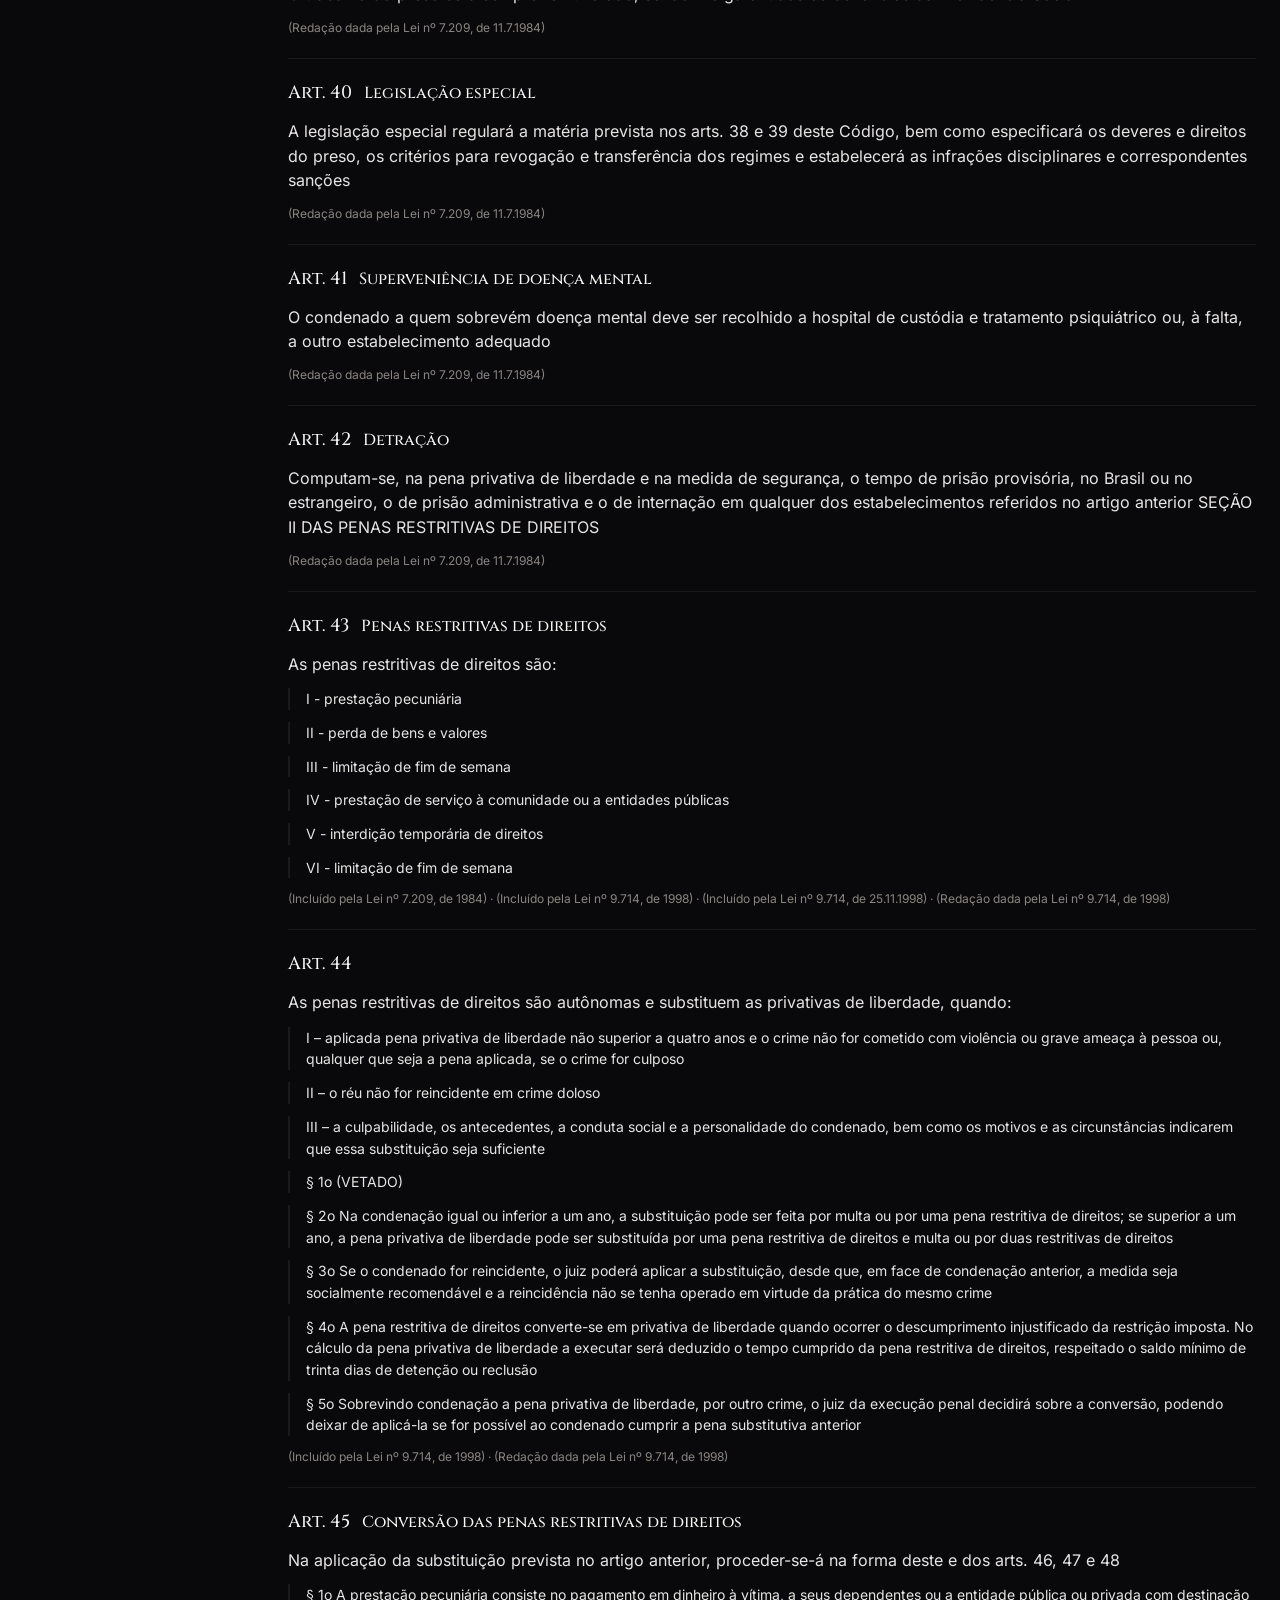
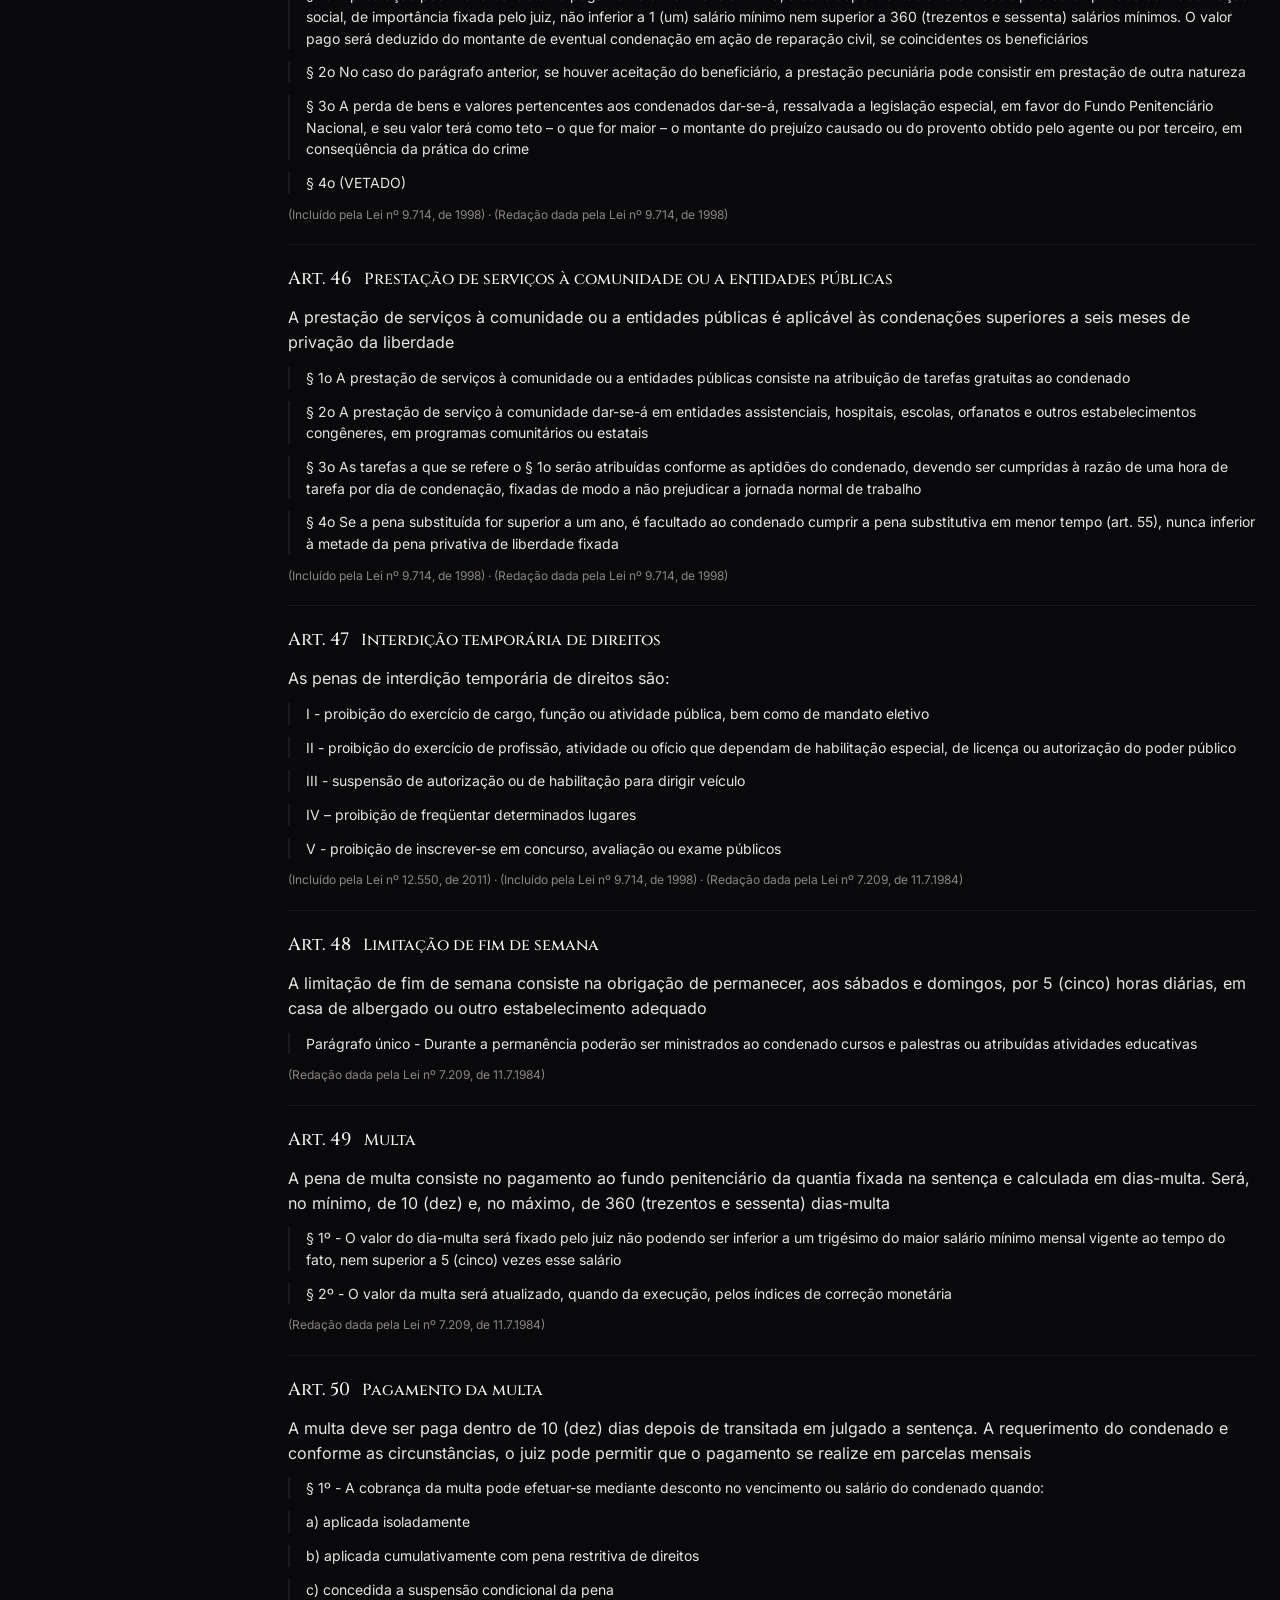
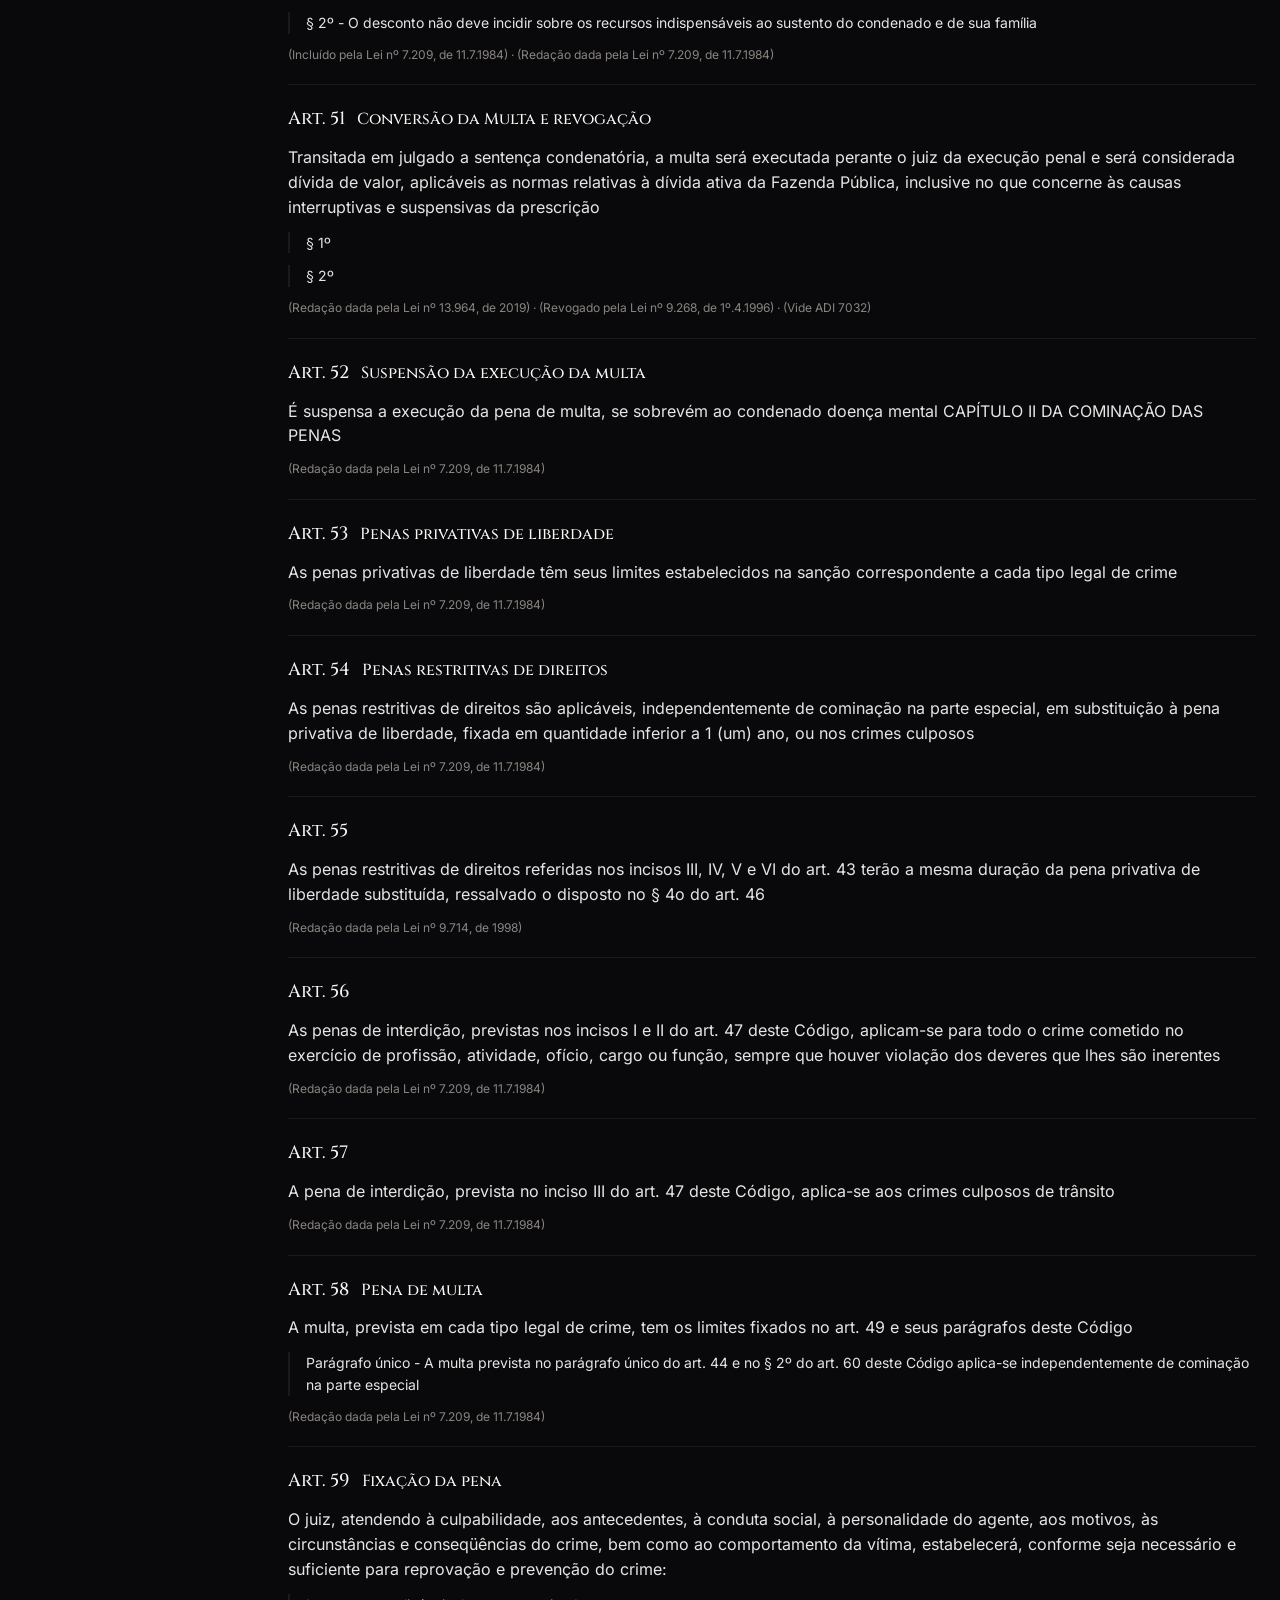
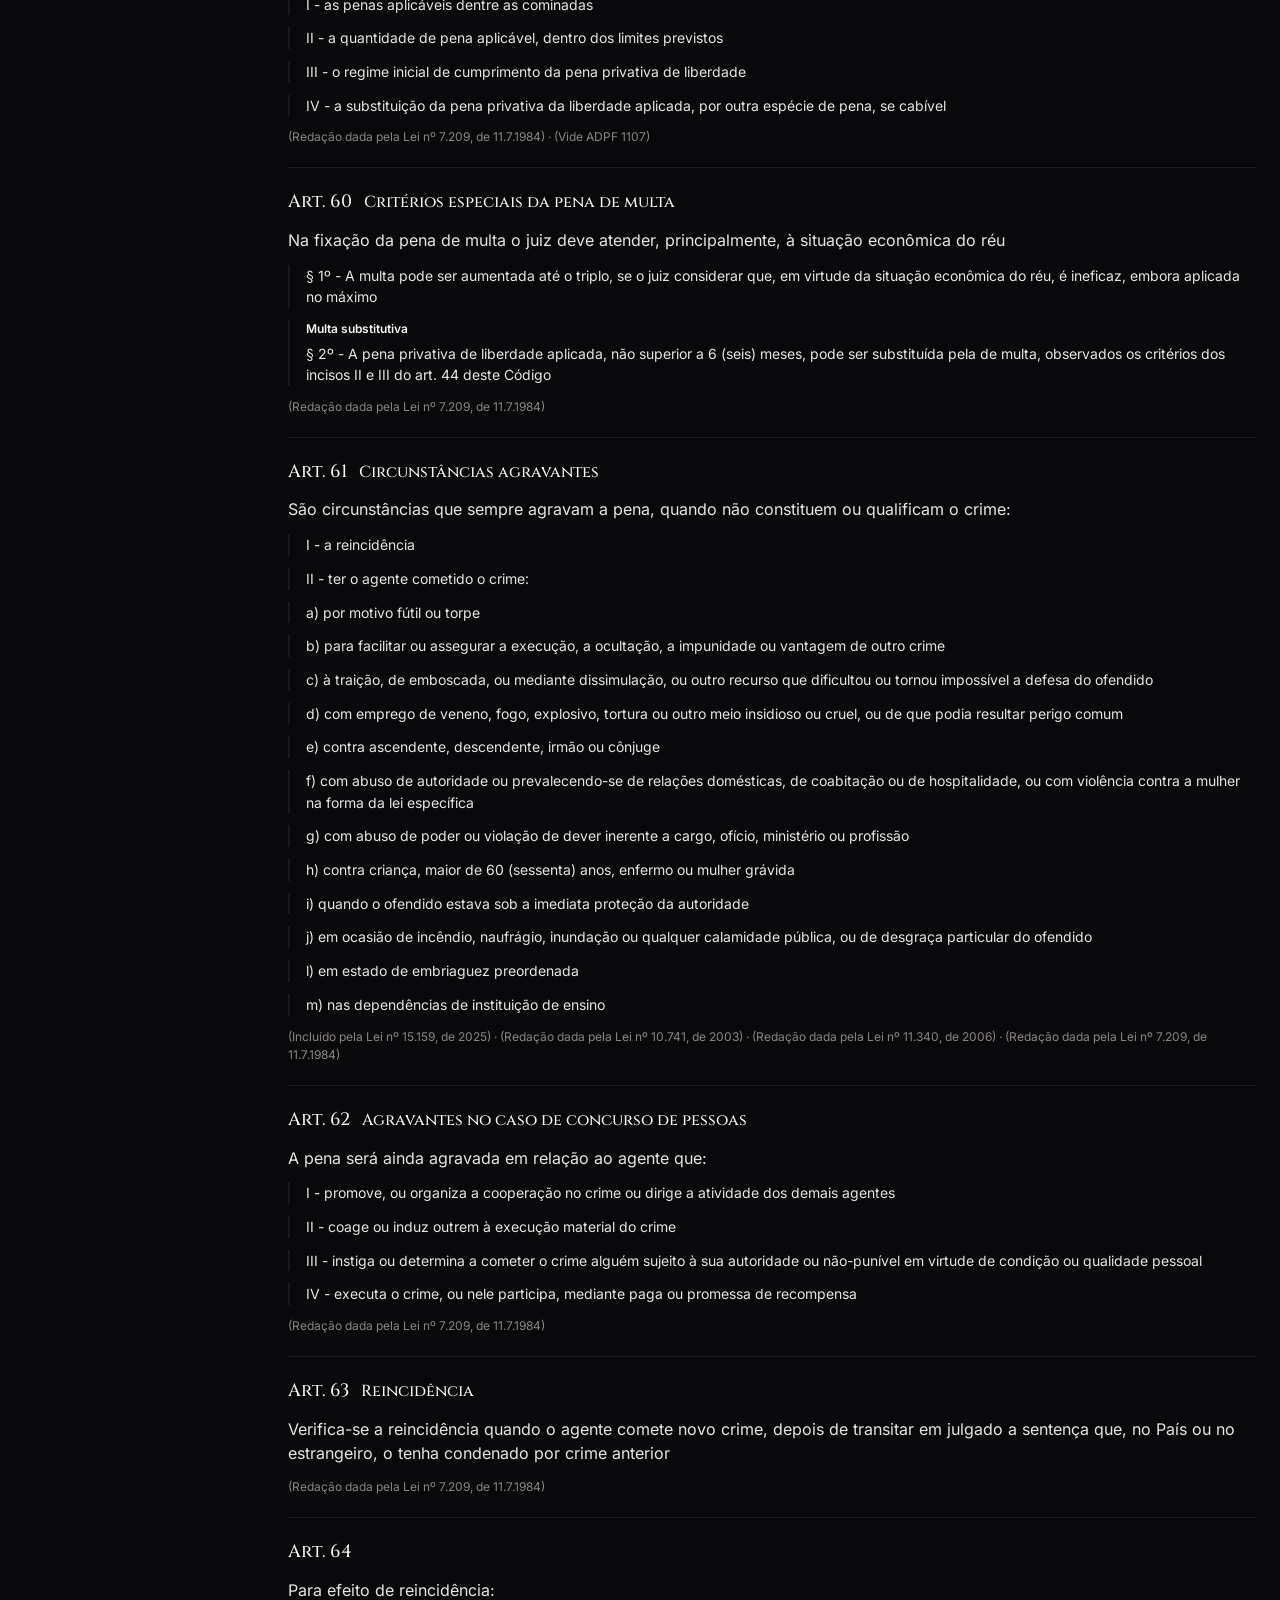
<file: vademecum.html>
<!doctype html>
<html lang="pt-BR">
<head>
  <meta charset="utf-8">
  <meta name="viewport" content="width=device-width, initial-scale=1, viewport-fit=cover">
  <title>Vade Mecum — Acervo Penal</title>
  <meta name="description" content="Arts. 1º a 120 do Código Penal, com busca instantânea. Texto do Planalto.">
  <meta name="theme-color" content="#09090B">

  <link rel="manifest" href="manifest.json">
  <link rel="icon" href="favicon.ico" sizes="any">
  <link rel="apple-touch-icon" href="icons/apple-touch-icon.png">
  <meta name="apple-mobile-web-app-capable" content="yes">
  <meta name="apple-mobile-web-app-status-bar-style" content="black-translucent">
  <meta name="apple-mobile-web-app-title" content="Acervo Penal">

  <link rel="stylesheet" href="css/variables.css">
  <link rel="stylesheet" href="css/base.css">
  <link rel="stylesheet" href="css/layout.css">
  <link rel="stylesheet" href="css/components.css">
  <link rel="stylesheet" href="css/paginas.css">
</head>
<body class="tem-bottomnav">

<a class="skip-link" href="#conteudo">Pular para o conteúdo</a>
<div class="sidebar-backdrop" id="sidebarBackdrop"></div>
<aside class="sidebar" id="sidebar" aria-label="Navegação do acervo"></aside>

<div class="app">
  <header class="topbar">
    <button class="icon-btn menu-toggle" id="btnMenu" aria-label="Abrir menu" aria-expanded="false" aria-controls="sidebar">☰</button>
    <a class="topbar-marca" href="index.html">Acervo <span>Penal</span></a>
    <span class="topbar-espaco"></span>
    <button class="icon-btn" id="btnTema" aria-label="Alternar tema claro e escuro" aria-pressed="false">◐</button>
  </header>

  <main class="main" id="conteudo">
    <div class="container">
      <div class="pagina-cabecalho">
        <h1 class="pagina-titulo" id="tituloPagina">Vade Mecum</h1>
        <p class="pagina-sub" id="subPagina">Arts. 1º a 120 do Decreto-Lei 2.848/1940, extraídos do texto compilado do Planalto. Busque por número, rubrica ou trecho.</p>
      </div>
      <div id="vademecum"></div>
    </div>
  </main>
</div>

<nav class="bottom-nav" id="bottomNav" aria-label="Navegação principal"></nav>

<script src="data/bundle.js"></script>
<script src="js/storage.js"></script>
<script src="js/progress.js"></script>
<script src="js/modules.js"></script>
<script src="js/app.js"></script>
<script src="js/vademecum.js"></script>
<script>
  App.iniciarShell("vademecum");
  VadeMecum.iniciar(document.getElementById("vademecum"));
</script>

<script>
/* isSecureContext é verdadeiro sob HTTPS e também em localhost, mas falso
   em file:// — que é onde o navegador recusaria o registro e a tentativa
   sujaria o console, coisa que este projeto não admite. */
if ("serviceWorker" in navigator && window.isSecureContext) {
  addEventListener("load", () => {
    navigator.serviceWorker.register("sw.js").catch(() => {});
  });
}
</script>

</body>
</html>
</file>
<file: css/variables.css>
/* ═══════════════════════════════════════════════════════════════
   FONTES — servidas da própria pasta, nunca de CDN

   Aqui havia um @import do Google Fonts. Era a ÚNICA dependência
   externa do projeto inteiro, e não funcionava justamente nos dois
   modos que este acervo promete: no duplo clique (file://) e sem
   internet, Cinzel e Inter simplesmente não chegavam, e a página
   caía silenciosamente para Georgia e a fonte do sistema. A
   tipografia de autoridade existia só para quem estivesse online.

   Cinzel e Inter são licenciadas em SIL Open Font License, que
   autoriza expressamente redistribuir os arquivos junto do projeto.
   São variáveis: um arquivo por subconjunto cobre toda a faixa de
   pesos, por isso font-weight declara um INTERVALO. Só latin e
   latin-ext entram — o português cabe neles, e cirílico, grego e
   vietnamita seriam 300 KB de peso morto no precache.

   font-display: swap para o texto aparecer na fonte de sistema e
   trocar quando a fonte chegar, em vez de piscar em branco.
   ═══════════════════════════════════════════════════════════════ */

@font-face {
  font-family: 'Cinzel';
  font-style: normal;
  font-weight: 500 800;
  font-display: swap;
  src: url('../fonts/cinzel-var-latin.woff2') format('woff2');
  unicode-range: U+0000-00FF, U+0131, U+0152-0153, U+02BB-02BC, U+02C6, U+02DA,
    U+02DC, U+0304, U+0308, U+0329, U+2000-206F, U+20AC, U+2122, U+2191, U+2193,
    U+2212, U+2215, U+FEFF, U+FFFD;
}
@font-face {
  font-family: 'Cinzel';
  font-style: normal;
  font-weight: 500 800;
  font-display: swap;
  src: url('../fonts/cinzel-var-latin-ext.woff2') format('woff2');
  unicode-range: U+0100-02BA, U+02BD-02C5, U+02C7-02CC, U+02CE-02D7, U+02DD-02FF,
    U+0304, U+0308, U+0329, U+1D00-1DBF, U+1E00-1E9F, U+1EF2-1EFF, U+2020,
    U+20A0-20AB, U+20AD-20C0, U+2113, U+2C60-2C7F, U+A720-A7FF;
}
@font-face {
  font-family: 'Inter';
  font-style: normal;
  font-weight: 100 900;
  font-display: swap;
  src: url('../fonts/inter-var-latin.woff2') format('woff2');
  unicode-range: U+0000-00FF, U+0131, U+0152-0153, U+02BB-02BC, U+02C6, U+02DA,
    U+02DC, U+0304, U+0308, U+0329, U+2000-206F, U+20AC, U+2122, U+2191, U+2193,
    U+2212, U+2215, U+FEFF, U+FFFD;
}
@font-face {
  font-family: 'Inter';
  font-style: normal;
  font-weight: 100 900;
  font-display: swap;
  src: url('../fonts/inter-var-latin-ext.woff2') format('woff2');
  unicode-range: U+0100-02BA, U+02BD-02C5, U+02C7-02CC, U+02CE-02D7, U+02DD-02FF,
    U+0304, U+0308, U+0329, U+1D00-1DBF, U+1E00-1E9F, U+1EF2-1EFF, U+2020,
    U+20A0-20AB, U+20AD-20C0, U+2113, U+2C60-2C7F, U+A720-A7FF;
}

/* ═══════════════════════════════════════════════════════════════
   Acervo Penal — tokens de design
   Identidade: VINHO + ÔNIX no escuro · VINHO + ARGILA BRANCA no claro.

   FONTE ÚNICA DE VERDADE. Nenhum valor cru de cor, espaço, raio,
   sombra ou duração deve aparecer nos outros arquivos CSS.

   ─────────────────────────────────────────────────────────────
   O QUE MUDOU NESTA RODADA, E POR QUÊ

   A identidade anterior era vinho + ÂMBAR. O âmbar carregava links,
   ícones, números, bordas de foco e realces — 60 declarações. Ele
   saiu inteiro: a paleta agora é vinho e metal frio, sem nenhum
   laranja ou amarelo.

   Junto com ele saiu um problema de arquitetura. Os componentes
   consumiam `var(--ambar)` DIRETAMENTE, furando a camada semântica
   que existe logo abaixo. Por isso trocar a identidade custava caçar
   60 lugares. Agora todo componente consome papel (`--destaque`,
   `--traco-ativo`, `--realce-fundo`), nunca pigmento. A próxima
   virada de identidade é editar os dois blocos deste arquivo.

   ─────────────────────────────────────────────────────────────
   A ESCADA DO VINHO — o achado que governa o tema escuro

   O vinho bordô é a cor da marca, mas sobre o ônix ele quase não
   existe. Medido (WCAG 2.1, luminância relativa) contra os três
   fundos reais — página #09090B, card #121215, elevado #18181D:

       #881337   2,08 · 1,95 · 1,85   →  só PREENCHIMENTO
       #9F1239   2,48 · 2,33 · 2,21   →  só PREENCHIMENTO
       #700C2B          1,58          →  só PREENCHIMENTO
       #D11E5C   3,84 · 3,61 · 3,41   →  TRAÇO e borda   (≥3)
       #E54274   5,08 · 4,78 · 4,52   →  TEXTO           (≥4,5)

   Isso não rebaixa o vinho: como área preenchida ele é soberano —
   o rótulo #FAF8F5 sobre #881337 dá 9,02:1. O que a escada impede
   é o erro de usar o mesmo vinho como uma LINHA de 1px sobre preto,
   onde ele simplesmente some. Botão, lâmina da espada, selo e barra
   de progresso ficam com --vinho. Borda ativa e filete sobem para
   --vinho-traco. Texto sobe para --vinho-texto.

   No tema claro nada disso é preciso: sobre a argila o mesmo
   #881337 dá 8,70:1 e comanda títulos, marca e links à vontade.

   Exigências: texto ≥ 4,5:1 · texto grande e componentes ≥ 3:1.
   ═══════════════════════════════════════════════════════════════ */

:root {
  /* ── Identidade: vinho bordô ────────────────────────────────
     Os três primeiros são PREENCHIMENTO. Ver a escada acima.     */
  --vinho:          #881337;  /* 9,02 para o rótulo sobre ele     */
  --vinho-claro:    #9F1239;  /* hover do preenchimento — 7,56    */
  --vinho-profundo: #700C2B;  /* pressionado / profundidade       */
  --vinho-fundo:  #24070F;  /* lavagem de fundo; corpo dá 15,04 */

  --vinho-traco:    #D11E5C;  /* 3,41 no pior fundo — borda ativa */
  --vinho-texto:    #E54274;  /* 4,52 no pior fundo — texto       */

  /* ── Metal frio: o que era âmbar ────────────────────────────
     Links, ícones, números e filetes. Passa com folga em tudo.
     Duas variações bastam: a viva para o que é interativo e a
     fosca para o metal do emblema. Uma terceira, intermediária,
     chegou a existir aqui e saiu por não ter papel — token sem
     consumidor é peso morto que a próxima pessoa tenta adivinhar. */
  --platina:       #F4F4F5;  /* 16,09 no elevado                  */
  --platina-fosca: #D4D4D8;  /* 11,97                             */

  /* ── Ônix: fundos do tema escuro ─────────────────────────────
     Mais fundos e mais próximos entre si que a versão anterior —
     é o que dá a profundidade discreta em vez do degrau visível. */
  --onix-fundo:   #09090B;
  --onix-card:    #121215;
  --onix-elevado: #18181D;
  --onix-hover:   #202024;

  /* Bordas por alfa: acompanham o fundo em vez de brigar com ele.
     Nenhuma delas chega a 3:1, e está correto — são SEPARADORES
     decorativos, não a fronteira única do card, que o fundo já
     define. O que precisa de 3:1 é borda ativa e foco, e essas
     usam --traco-ativo e --foco, medidos. */
  --borda-sutil:  rgba(255, 255, 255, 0.07);
  --borda-media:  rgba(255, 255, 255, 0.14);

  /* ── Texto do tema escuro ──────────────────────────────────── */
  --pergaminho:    #FAF8F5;
  --texto-claro:   #E7E5E4;
  --texto-medio:   #A8A29E;
  --texto-apagado: #8A8580;

  /* ── Estados — sóbrios, sem amarelo ─────────────────────────
     O --atencao era #FBBF24, amarelo pleno. Virou areia mineral,
     que passa 8,39 e não grita.                                 */
  --alerta:        #DC2626;  /* 3,66 — borda e preenchimento     */
  --alerta-texto:  #E08585;  /* 6,62 — AA texto                  */
  --alerta-fundo:  #2B0D0D;
  --sucesso:       #86C79B;  /* 8,98                             */
  --sucesso-fundo: #0A2416;
  --atencao:       #C9AF87;  /* 8,39                             */

  /* ── Botão primário ─────────────────────────────────────────
     O preenchimento é o vinho da identidade; quem precisa passar
     é o rótulo sobre ele, e passa com folga.                    */
  --btn-primario-bg:       var(--vinho);
  --btn-primario-fg:       var(--pergaminho);  /* 9,02 sobre vinho */
  --btn-primario-bg-hover: var(--vinho-claro);
  --btn-primario-fg-hover: var(--pergaminho);  /* 7,56 — ainda AA  */

  /* ── Semânticos: é o que o resto do CSS consome ─────────────
     NUNCA use os tokens de paleta acima nos outros arquivos.
     Consuma daqui — é o que faz o tema claro funcionar sem
     reescrever componente nenhum.                               */
  --bg:            var(--onix-fundo);
  --bg-superficie: var(--onix-card);
  --bg-elevado:    var(--onix-elevado);
  --bg-hover:      var(--onix-hover);
  --borda:         var(--borda-sutil);

  --texto:            var(--texto-claro);
  --texto-titulo:     var(--pergaminho);
  --texto-secundario: var(--texto-medio);
  --texto-suave:      var(--texto-apagado);

  /* O link é platina — e platina fica a 1,14:1 do texto do corpo,
     ou seja, a cor sozinha NÃO distingue link de texto (WCAG 1.4.1).
     Por isso o sublinhado em prosa não é enfeite: é o que carrega a
     distinção. Fora da prosa (nav, chips, botões) a forma e a
     posição já distinguem, e ali a platina anda limpa. */
  --link:       var(--platina);
  --link-hover: #FFFFFF;
  --destaque:   var(--platina);
  --marca:      var(--vinho-texto);

  /* Papéis que antes eram âmbar cru espalhado pelos componentes. */
  --traco-ativo:   var(--vinho-traco);   /* borda ativa, filete   */
  --borda-forte:   var(--vinho-traco);   /* hover de borda        */
  --realce-fundo:  var(--vinho-fundo); /* lavagem de destaque   */
  --foco:          var(--platina);       /* anel de foco — 16,09  */

  /* ── Emblema da espada-balança ──────────────────────────────
     Metal em platina no escuro, bronze na argila. A lâmina precisa
     da escada do vinho para não sumir no ônix — ver o comentário
     do bloco .emblema-svg em components.css.                     */
  --emblema-metal:  var(--platina-fosca);
  --emblema-lamina: var(--vinho-traco);
  --emblema-cabo:   var(--vinho);

  /* Brilho das conexões cruzadas do mapa: metal frio no escuro. */
  --mapa-brilho:       rgba(244, 244, 245, 0.35);
  --mapa-brilho-forte: rgba(244, 244, 245, 0.60);

  /* ── Níveis do simulador ────────────────────────────────────
     Medidos como texto sobre os três fundos escuros.             */
  --nivel-1: #86C79B;  /* básico          — 8,98 */
  --nivel-2: #C9AF87;  /* intermediário   — 8,39 */
  --nivel-3: #CE8CA6;  /* avançado        — 6,68 */
  --nivel-4: #B394D6;  /* alta complexid. — 6,84 */

  /* ── Correção discursiva ───────────────────────────────────── */
  --quesito-ok:      var(--sucesso);
  --quesito-parcial: var(--atencao);
  --quesito-falta:   var(--alerta-texto);

  /* ── Tipografia ────────────────────────────────────────────
     Cinzel nos títulos — capitular romana, o registro do documento
     jurídico. Inter na interface. As duas estão VENDADAS em fonts/
     como woff2: o @import do Google Fonts que existia aqui era a
     única dependência externa do projeto e não carregava nem no
     duplo clique (file://) nem offline, justamente os dois modos
     que este acervo promete.                                     */
  --fonte-titulo:  'Cinzel', Georgia, 'Times New Roman', serif;
  --fonte-leitura: 'Inter', system-ui, -apple-system, sans-serif;
  --fonte-ui:      'Inter', system-ui, -apple-system, sans-serif;
  --fonte-mono:    ui-monospace, 'SF Mono', 'Cascadia Mono', 'Courier New', monospace;

  --texto-xs:   0.75rem;
  --texto-sm:   0.875rem;
  --texto-base: 1rem;
  --texto-lg:   1.125rem;
  --texto-xl:   1.25rem;
  --texto-2xl:  1.5rem;
  --texto-3xl:  1.875rem;
  --texto-4xl:  2.25rem;

  --entrelinha-justa:    1.25;
  --entrelinha-normal:   1.55;
  --entrelinha-relaxada: 1.75;  /* leitura longa */

  /* ── Espaçamento ───────────────────────────────────────────── */
  --esp-1:  0.25rem;
  --esp-2:  0.5rem;
  --esp-3:  0.75rem;
  --esp-4:  1rem;
  --esp-5:  1.25rem;
  --esp-6:  1.5rem;
  --esp-8:  2rem;
  --esp-10: 2.5rem;
  --esp-12: 3rem;
  --esp-16: 4rem;

  /* ── Raios ─────────────────────────────────────────────────── */
  --raio-sm:   6px;
  --raio-md:   10px;
  --raio-lg:   14px;
  --raio-xl:   20px;
  --raio-full: 999px;

  /* ── Sombras ───────────────────────────────────────────────── */
  --sombra-sm:   0 1px 3px rgba(0, 0, 0, 0.5);
  --sombra-md:   0 4px 24px rgba(0, 0, 0, 0.55);
  --sombra-lg:   0 12px 40px rgba(0, 0, 0, 0.7);
  --sombra-halo: 0 0 0 1px rgba(136, 19, 55, 0.55), 0 0 28px rgba(136, 19, 55, 0.18);

  /* ── Vidro ─────────────────────────────────────────────────── */
  --vidro-bg:    rgba(18, 18, 21, 0.82);
  --vidro-blur:  blur(18px);
  --vidro-borda: rgba(255, 255, 255, 0.09);

  /* ── Movimento ─────────────────────────────────────────────── */
  --ease:      200ms ease-out;
  --ease-slow: 320ms cubic-bezier(0.22, 1, 0.36, 1);

  /* ── Layout ────────────────────────────────────────────────── */
  --sidebar-w:    264px;
  --conteudo-max: 1080px;
  --header-h:     64px;
  --bottomnav-h:  60px;
}

/* ═══════════════════════════════════════════════════════════════
   TEMA CLARO — "argila branca"

   Não é branco de tela, que cansa em leitura longa: é o tom pétreo
   e fosco da argila, com a mesma função do papel nobre. Sobre ela o
   vinho #881337 dá 8,70:1 e assume o que no escuro coube à platina —
   títulos, marca, links e bordas ativas. A escada do vinho não é
   necessária aqui: o pigmento da identidade passa direto.

   A ELEVAÇÃO INVERTE, E ISSO É DELIBERADO
   No escuro, subir de plano é CLAREAR (#09090B → #121215 → #18181D).
   No claro é o contrário: a página é a argila e o card é mais claro
   que ela (#F6F4EE → #FFFFFF), como uma folha pousada sobre a mesa.
   Os componentes não sabem disso — consomem --bg-superficie e
   --bg-elevado e recebem a ordem certa de cada tema.

   Só tokens são redefinidos. Nenhum componente é reescrito.
   ═══════════════════════════════════════════════════════════════ */

[data-tema="claro"] {
  --bg:            #F6F4EE;  /* argila                            */
  --bg-superficie: #FFFFFF;  /* a folha sobre a mesa              */
  --bg-elevado:    #FBF9F5;
  --bg-hover:      #EFECE4;
  --borda:         #DDD8CE;  /* argila mineral                    */

  --texto:            #1C1917;  /* 15,90 na argila · 17,49 no card */
  --texto-titulo:     #881337;  /* 8,70 · 9,57 — o vinho comanda   */
  --texto-secundario: #57534E;  /* 6,46 no pior fundo claro        */
  --texto-suave:      #69625F;  /* 5,06                            */

  --link:       #881337;  /* 8,70 · 9,57 */
  --link-hover: #700C2B;  /* mais profundo no hover, não mais claro */
  --destaque:   #881337;
  --marca:      #881337;

  --traco-ativo:  #881337;
  --borda-forte:  #881337;
  --realce-fundo: #F7E9ED;  /* lavagem de vinho sobre argila */
  --foco:         #881337;  /* 8,70 — bem acima dos 3:1 do anel */

  /* No claro o metal do emblema vira bronze e a lâmina volta ao
     vinho pleno, que sobre o card dá 9,57.                       */
  --emblema-metal:  #7D5F2C;  /* 5,02 */
  --emblema-lamina: #881337;
  --emblema-cabo:   #700C2B;

  --mapa-brilho:       rgba(136, 19, 55, 0.30);
  --mapa-brilho-forte: rgba(136, 19, 55, 0.55);

  /* ── Paleta reescurecida para o fundo claro ─────────────────
     Os tokens de estado são consumidos como COR DE TEXTO em
     dezenas de regras. No escuro eles clareiam; sobre a argila
     todos reprovariam. Redefinir o token conserta todos os pontos
     de uma vez. Valores medidos nos quatro fundos claros.        */
  --sucesso:      #2A6B42;  /* 5,42 */
  --atencao:      #7A5D2A;  /* 5,19 */
  --alerta:       #B02525;
  --alerta-texto: #B02525;  /* 5,67 */

  --alerta-fundo:  #FBEAEA;
  --sucesso-fundo: #E9F4ED;
  --vinho-fundo: #F7E9ED;
  --vinho-texto:   #881337;  /* no claro o próprio vinho é texto */
  --vinho-traco:   #881337;

  /* Níveis do simulador, reescurecidos. */
  --nivel-1: #2A6B42;  /* 5,42 */
  --nivel-2: #7D5F2C;  /* 5,02 */
  --nivel-3: #9B3F5E;  /* 5,45 */
  --nivel-4: #6B4E9B;  /* 5,58 */

  --sombra-sm:   0 1px 2px rgba(28, 25, 23, 0.06);
  --sombra-md:   0 4px 20px rgba(28, 25, 23, 0.09);
  --sombra-lg:   0 12px 40px rgba(28, 25, 23, 0.13);
  --sombra-halo: 0 0 0 1px rgba(136, 19, 55, 0.30), 0 0 24px rgba(136, 19, 55, 0.10);

  --vidro-bg:    rgba(255, 255, 255, 0.86);
  --vidro-borda: rgba(28, 25, 23, 0.08);
}

/* ═══════════════════════════════════════════════════════════════
   Preferências do sistema
   ═══════════════════════════════════════════════════════════════ */

@media (prefers-reduced-motion: reduce) {
  :root { --ease: 1ms linear; --ease-slow: 1ms linear; }
  *, *::before, *::after {
    animation-duration: 1ms !important;
    animation-iteration-count: 1 !important;
    transition-duration: 1ms !important;
    scroll-behavior: auto !important;
  }
}

@media (prefers-contrast: more) {
  :root {
    --texto-secundario: var(--texto-claro);
    --texto-suave:      var(--texto-medio);
    --borda:            rgba(255, 255, 255, 0.32);
  }
  [data-tema="claro"] {
    --texto-secundario: #1C1917;
    --texto-suave:      #44403C;
    --borda:            #B4ACA0;
  }
}
</file>
<file: css/base.css>
/* ═══════════════════════════════════════════════════════════════
   base.css — reset, tipografia e acessibilidade de base
   Só consome tokens de variables.css. Nenhum valor literal aqui.
   ═══════════════════════════════════════════════════════════════ */

*, *::before, *::after { box-sizing: border-box; }

html { -webkit-text-size-adjust: 100%; }

body {
  margin: 0;
  background-color: var(--bg);
  color: var(--texto);
  font-family: var(--fonte-ui);
  font-size: var(--texto-base);
  line-height: var(--entrelinha-normal);
  -webkit-font-smoothing: antialiased;
  transition: background-color var(--ease), color var(--ease);
}

h1, h2, h3, h4 {
  font-family: var(--fonte-titulo);
  color: var(--texto-titulo);
  line-height: var(--entrelinha-justa);
  margin: 0 0 var(--esp-3);
  font-weight: 600;
  letter-spacing: 0.01em;
}
h1 { font-size: var(--texto-3xl); }
h2 { font-size: var(--texto-2xl); }
h3 { font-size: var(--texto-xl); }
h4 { font-size: var(--texto-lg); }

p { margin: 0 0 var(--esp-4); }

/* Texto de leitura longa vai em serifada: é o registro do documento
   jurídico, e reduz o cansaço em blocos extensos de doutrina. */
.leitura, .enunciado, .acc-inner p, blockquote {
  font-family: var(--fonte-leitura);
  line-height: var(--entrelinha-relaxada);
}

/* ── Links ───────────────────────────────────────────────────
   No tema escuro o link é platina — e platina fica a 1,14:1 do
   texto do corpo. Medido: a cor sozinha NÃO distingue link de
   texto, o que reprova o critério 1.4.1 (uso da cor) da WCAG.

   Daí a divisão abaixo. Dentro de PROSA o sublinhado é obrigatório,
   porque ali o link nasce cercado de texto e não há outra pista.
   Fora dela — navegação, chips, botões, cartões — a forma, a caixa
   e a posição já distinguem, e o sublinhado só sujaria. É a mesma
   divisão que Apple e Linear fazem, e aqui ela não é estética: é o
   que sustenta o critério.                                        */
a {
  color: var(--link);
  text-decoration: none;
  text-decoration-thickness: 1px;
  text-underline-offset: 3px;
  transition: color var(--ease), text-decoration-color var(--ease);
}
a:hover { color: var(--link-hover); }

/* Prosa: parágrafo, item de lista, citação, célula e definição —
   os lugares onde o link aparece dentro de texto corrido. */
p > a,
li > a,
blockquote a,
td > a,
dd > a,
.acc-inner a {
  text-decoration: underline;
  text-decoration-color: color-mix(in srgb, currentColor 45%, transparent);
}
p > a:hover,
li > a:hover,
blockquote a:hover,
td > a:hover,
dd > a:hover,
.acc-inner a:hover { text-decoration-color: currentColor; }

ul, ol { margin: 0 0 var(--esp-4); padding-left: var(--esp-6); }
li { margin-bottom: var(--esp-2); }

strong { color: var(--texto-titulo); font-weight: 600; }

code, kbd { font-family: var(--fonte-mono); font-size: 0.9em; }

kbd {
  background-color: var(--bg-elevado);
  border: 1px solid var(--borda);
  border-radius: var(--raio-sm);
  padding: 0.1em 0.4em;
}

blockquote {
  margin: 0 0 var(--esp-4);
  padding: var(--esp-4) var(--esp-5);
  border-left: 3px solid var(--vinho);
  background-color: var(--vinho-fundo);
  border-radius: 0 var(--raio-md) var(--raio-md) 0;
}
blockquote cite {
  display: block;
  margin-top: var(--esp-3);
  font-family: var(--fonte-ui);
  font-size: var(--texto-sm);
  color: var(--texto-secundario);
  font-style: normal;
}

button, input, textarea, select {
  font: inherit;
  color: inherit;
}
button { cursor: pointer; }

img, svg { max-width: 100%; }

hr {
  border: 0;
  border-top: 1px solid var(--borda);
  margin: var(--esp-8) 0;
}

/* ── Foco ────────────────────────────────────────────────────
   :focus-visible em vez de :focus para o anel não aparecer em
   clique de mouse, só em navegação por teclado.                */
:focus-visible {
  outline: 2px solid var(--foco);
  outline-offset: 2px;
  border-radius: var(--raio-sm);
}
:focus:not(:focus-visible) { outline: none; }

.skip-link {
  position: absolute;
  top: -60px;
  left: var(--esp-4);
  z-index: 200;
  padding: var(--esp-3) var(--esp-5);
  background-color: var(--vinho);
  color: var(--pergaminho);
  border-radius: var(--raio-md);
  transition: top var(--ease);
}
.skip-link:focus { top: var(--esp-4); }

.visually-hidden {
  position: absolute;
  width: 1px; height: 1px;
  padding: 0; margin: -1px;
  overflow: hidden;
  clip: rect(0 0 0 0);
  white-space: nowrap;
  border: 0;
}

[hidden], .oculto { display: none !important; }

/* Alvos de toque com no mínimo 44px, exigência de uso no celular. */
@media (pointer: coarse) {
  button, .btn, .chip, a.nav-item { min-height: 44px; }
}
</file>
<file: css/layout.css>
/* ═══════════════════════════════════════════════════════════════
   layout.css — shell da aplicação: topbar, sidebar, grid, breakpoints

   Mobile-first. Cinco larguras em todo o projeto, e só:
     480  · estatísticas passam a 4 colunas
     768  · grades a 2 colunas, respiro maior
    1024  · sidebar vira coluna fixa e a bottom-nav some
    1440  · grades a 3 colunas
   máx 1023 · reserva espaço para a bottom-nav
   ═══════════════════════════════════════════════════════════════ */

.app { min-height: 100vh; display: flex; flex-direction: column; }

/* ── Topbar ─────────────────────────────────────────────────── */

.topbar {
  position: sticky;
  top: 0;
  z-index: 50;
  height: var(--header-h);
  display: flex;
  align-items: center;
  gap: var(--esp-3);
  padding: 0 var(--esp-4);
  background-color: var(--vidro-bg);
  backdrop-filter: var(--vidro-blur);
  border-bottom: 1px solid var(--vidro-borda);
}
.topbar-marca {
  display: inline-flex;
  align-items: center;
  gap: var(--esp-2);
  font-family: var(--fonte-titulo);
  font-size: var(--texto-lg);
  font-weight: 600;
  color: var(--texto-titulo);
  text-decoration: none;
  letter-spacing: 0.02em;
}
.topbar-marca span { color: var(--marca); }
.topbar-emblema {
  width: 28px;
  height: 28px;
  flex-shrink: 0;
  transition: transform var(--ease);
}
.topbar-marca:hover .topbar-emblema {
  transform: scale(1.08) rotate(-2deg);
}
.topbar-espaco { flex: 1; }

/* ── Sidebar ────────────────────────────────────────────────── */

.sidebar {
  position: fixed;
  inset: 0 auto 0 0;
  width: var(--sidebar-w);
  z-index: 90;
  padding: var(--esp-5) var(--esp-4);
  background-color: var(--bg-superficie);
  border-right: 1px solid var(--borda);
  overflow-y: auto;
  transform: translateX(-100%);
  transition: transform var(--ease-slow);
}
.sidebar.aberta { transform: translateX(0); }

.sidebar-backdrop {
  position: fixed;
  inset: 0;
  z-index: 80;
  background-color: rgba(0, 0, 0, 0.6);
  opacity: 0;
  pointer-events: none;
  transition: opacity var(--ease);
}
.sidebar-backdrop.visivel { opacity: 1; pointer-events: auto; }

.nav-grupo {
  font-size: var(--texto-xs);
  font-weight: 700;
  letter-spacing: 0.08em;
  text-transform: uppercase;
  color: var(--texto-suave);
  margin: var(--esp-5) 0 var(--esp-2);
}
.nav-grupo:first-child { margin-top: 0; }

.nav-item {
  display: flex;
  align-items: center;
  gap: var(--esp-3);
  padding: var(--esp-3);
  border: 1px solid transparent;
  border-radius: var(--raio-md);
  color: var(--texto-secundario);
  text-decoration: none;
  font-size: var(--texto-sm);
  transition: background-color var(--ease), color var(--ease), border-color var(--ease);
}
.nav-item:hover { background-color: var(--bg-hover); color: var(--texto); }

/* O item ativo é marcado por classe E por aria-current. O projeto
   irmão só tinha a classe: leitor de tela não sabia onde estava. */
.nav-item.ativo,
.nav-item[aria-current="page"] {
  background-color: var(--vinho-fundo);
  border-color: var(--vinho);
  color: var(--texto-titulo);
  font-weight: 600;
}
.nav-item-num {
  font-family: var(--fonte-mono);
  font-size: var(--texto-xs);
  color: var(--texto-suave);
  min-width: 1.6em;
}
.nav-item-txt { flex: 1; }
.nav-item-pct { font-size: var(--texto-xs); color: var(--destaque); }
.nav-item-pct.apagado { color: var(--texto-suave); }
.nav-item[aria-disabled="true"] { opacity: 0.45; pointer-events: none; }

/* ── Conteúdo ───────────────────────────────────────────────── */

.main { flex: 1; padding: var(--esp-6) var(--esp-4) var(--esp-12); }
.container { max-width: var(--conteudo-max); margin: 0 auto; }
.container-estreito { max-width: 720px; margin: 0 auto; }

.pagina-cabecalho { margin-bottom: var(--esp-8); }
.pagina-titulo { font-size: var(--texto-3xl); margin-bottom: var(--esp-2); }
.pagina-sub { color: var(--texto-secundario); max-width: 62ch; }

.secao { margin-bottom: var(--esp-10); }
.secao-titulo {
  display: flex;
  align-items: center;
  gap: var(--esp-3);
  font-size: var(--texto-xl);
  margin-bottom: var(--esp-4);
}

/* ── Grades ─────────────────────────────────────────────────── */

.grade { display: grid; gap: var(--esp-4); grid-template-columns: 1fr; }
.grade-stats { display: grid; gap: var(--esp-3); grid-template-columns: repeat(2, 1fr); }

.stat {
  background-color: var(--bg-superficie);
  border: 1px solid var(--borda);
  border-radius: var(--raio-md);
  padding: var(--esp-4);
  text-align: center;
}
.stat-valor {
  font-family: var(--fonte-titulo);
  font-size: var(--texto-2xl);
  color: var(--destaque);
  line-height: 1;
}
.stat-rotulo {
  font-size: var(--texto-xs);
  color: var(--texto-secundario);
  margin-top: var(--esp-2);
}

/* ── Bottom-nav (celular) ───────────────────────────────────── */

.bottom-nav {
  position: fixed;
  inset: auto 0 0 0;
  z-index: 60;
  height: var(--bottomnav-h);
  display: flex;
  background-color: var(--vidro-bg);
  backdrop-filter: var(--vidro-blur);
  border-top: 1px solid var(--vidro-borda);
}
.bn-item {
  flex: 1;
  display: flex;
  flex-direction: column;
  align-items: center;
  justify-content: center;
  gap: 2px;
  color: var(--texto-suave);
  text-decoration: none;
  font-size: var(--texto-xs);
}
.bn-item.ativo, .bn-item[aria-current="page"] { color: var(--destaque); }
.bn-icone { font-size: var(--texto-lg); line-height: 1; }

body.tem-bottomnav .main { padding-bottom: calc(var(--bottomnav-h) + var(--esp-8)); }

/* ── Breakpoints ────────────────────────────────────────────── */

@media (min-width: 480px) {
  .grade-stats { grid-template-columns: repeat(4, 1fr); }
}

@media (min-width: 768px) {
  .main { padding: var(--esp-8) var(--esp-6) var(--esp-16); }
  .grade { grid-template-columns: repeat(2, 1fr); }
}

@media (min-width: 1024px) {
  .sidebar { transform: none; }
  .sidebar-backdrop { display: none; }
  .menu-toggle { display: none; }
  .app { padding-left: var(--sidebar-w); }
  .bottom-nav { display: none; }
  body.tem-bottomnav .main { padding-bottom: var(--esp-16); }
}

@media (min-width: 1440px) {
  .grade { grid-template-columns: repeat(3, 1fr); }
}

@media print {
  .topbar, .sidebar, .bottom-nav, .sidebar-backdrop, .btn, .chip { display: none !important; }
  .app { padding-left: 0; }
  body { background-color: #fff; color: #000; }
  .acc-corpo { grid-template-rows: 1fr !important; }
}
</file>
<file: css/components.css>
/* ═══════════════════════════════════════════════════════════════
   components.css — botões, cartões, selos, chips, tabelas
   ═══════════════════════════════════════════════════════════════ */

/* ── Botões ─────────────────────────────────────────────────── */

.btn {
  display: inline-flex;
  align-items: center;
  justify-content: center;
  gap: var(--esp-2);
  padding: var(--esp-3) var(--esp-5);
  border: 1px solid var(--borda);
  border-radius: var(--raio-md);
  background-color: var(--bg-elevado);
  color: var(--texto);
  font-size: var(--texto-sm);
  font-weight: 500;
  transition: background-color var(--ease), border-color var(--ease), color var(--ease), transform var(--ease);
}
.btn:hover { background-color: var(--bg-hover); border-color: var(--borda-forte); }
.btn:active { transform: translateY(1px); }
.btn:disabled { opacity: 0.45; cursor: not-allowed; transform: none; }
.btn:disabled:hover { background-color: var(--bg-elevado); border-color: var(--borda); }

/* O vinho é a identidade e vive aqui: como PREENCHIMENTO, onde o
   contraste que conta é o do rótulo sobre ele (9,02:1). Ver a nota
   no cabeçalho de variables.css. */
.btn-primario {
  background-color: var(--btn-primario-bg);
  border-color: var(--btn-primario-bg);
  color: var(--btn-primario-fg);
  font-weight: 600;
}
.btn-primario:hover {
  background-color: var(--btn-primario-bg-hover);
  border-color: var(--btn-primario-bg-hover);
  color: var(--btn-primario-fg-hover);
}
.btn-primario:disabled:hover { background-color: var(--btn-primario-bg); }

.btn-fantasma { background-color: transparent; border-color: transparent; }
.btn-fantasma:hover { background-color: var(--bg-hover); border-color: var(--borda); }

.btn-sm { padding: var(--esp-2) var(--esp-3); font-size: var(--texto-xs); }
.btn-bloco { width: 100%; }

.icon-btn {
  width: 38px; height: 38px;
  display: inline-grid;
  place-items: center;
  border: 1px solid transparent;
  border-radius: var(--raio-md);
  background-color: transparent;
  color: var(--texto-secundario);
  transition: background-color var(--ease), color var(--ease);
}
.icon-btn:hover { background-color: var(--bg-hover); color: var(--texto); }

/* ── Chips (filtros com estado no próprio ARIA) ─────────────── */

.chip {
  display: inline-flex;
  align-items: center;
  gap: var(--esp-2);
  padding: var(--esp-2) var(--esp-4);
  border: 1px solid var(--borda);
  border-radius: var(--raio-full);
  background-color: var(--bg-superficie);
  color: var(--texto-secundario);
  font-size: var(--texto-sm);
  transition: all var(--ease);
}
.chip:hover { border-color: var(--borda-forte); color: var(--texto); }

/* O CSS lê o próprio atributo de acessibilidade: um estado só, sem
   risco de a classe e o ARIA discordarem. */
.chip[aria-pressed="true"] {
  background-color: var(--vinho-fundo);
  border-color: var(--vinho);
  color: var(--texto-titulo);
  font-weight: 600;
}
.chip[aria-pressed="true"] .chip-marca { opacity: 1; }
.chip-marca { opacity: 0; color: var(--destaque); transition: opacity var(--ease); }
.chip-contagem { font-size: var(--texto-xs); color: var(--texto-suave); }
.chip:disabled { opacity: 0.4; cursor: not-allowed; }

/* ── Cartões ────────────────────────────────────────────────── */

.card {
  background-color: var(--bg-superficie);
  border: 1px solid var(--borda);
  border-radius: var(--raio-lg);
  padding: var(--esp-5);
}
.card + .card { margin-top: var(--esp-4); }
.card-titulo {
  font-family: var(--fonte-titulo);
  font-size: var(--texto-lg);
  color: var(--texto-titulo);
  margin: 0 0 var(--esp-3);
}

/* ── Selo de origem ──────────────────────────────────────────
   Existe porque quatro dos oito módulos não têm material de aula.
   Quem estuda precisa saber quando lê a aula e quando lê o manual. */

.selo-fonte {
  display: inline-block;
  padding: 0.15em 0.6em;
  border-radius: var(--raio-full);
  font-family: var(--fonte-ui);
  font-size: var(--texto-xs);
  font-weight: 600;
  letter-spacing: 0.02em;
  white-space: nowrap;
}
.selo-aula   { background-color: var(--vinho-fundo);  color: var(--vinho-texto);  border: 1px solid var(--vinho); }
.selo-manual { background-color: var(--realce-fundo);  color: var(--destaque);        border: 1px solid var(--borda-forte); }
.selo-lei    { background-color: var(--sucesso-fundo); color: var(--sucesso);     border: 1px solid var(--sucesso); }
.selo-misto  { background-color: var(--bg-elevado);   color: var(--texto-secundario); border: 1px solid var(--borda); }

/* ── Blocos de destaque e alerta ────────────────────────────── */

.destaque {
  background-color: var(--realce-fundo);
  border-left: 3px solid var(--traco-ativo);
  border-radius: 0 var(--raio-md) var(--raio-md) 0;
  padding: var(--esp-4) var(--esp-5);
  margin-bottom: var(--esp-4);
}
.destaque-titulo { color: var(--destaque); font-weight: 600; margin-bottom: var(--esp-2); }

/* O #DC2626 fica na BORDA (aprova como componente, 4,12:1) e o texto
   usa --alerta-texto, que passa como texto. Ver variables.css. */
.alerta-bloco {
  background-color: var(--alerta-fundo);
  border-left: 3px solid var(--alerta);
  border-radius: 0 var(--raio-md) var(--raio-md) 0;
  padding: var(--esp-4) var(--esp-5);
  margin-bottom: var(--esp-4);
}
.alerta-titulo { color: var(--alerta-texto); font-weight: 600; margin-bottom: var(--esp-2); }

/* ── Artigo do Código Penal ─────────────────────────────────── */

.artigo-cp {
  background-color: var(--bg-elevado);
  border: 1px solid var(--borda);
  border-left: 3px solid var(--borda-forte);
  border-radius: 0 var(--raio-md) var(--raio-md) 0;
  padding: var(--esp-4) var(--esp-5);
  margin-bottom: var(--esp-4);
}
.artigo-cp-ref {
  display: inline-block;
  font-family: var(--fonte-ui);
  font-size: var(--texto-sm);
  font-weight: 600;
  margin-bottom: var(--esp-2);
}
.artigo-cp p { font-family: var(--fonte-leitura); margin: 0; }

/* ── Accordion ──────────────────────────────────────────────── */

.acc-item { border-bottom: 1px solid var(--borda); }
.acc-head {
  display: flex;
  align-items: center;
  gap: var(--esp-3);
  width: 100%;
  padding: var(--esp-4) 0;
  background: none;
  border: 0;
  text-align: left;
  color: var(--texto-titulo);
  font-family: var(--fonte-titulo);
  font-size: var(--texto-lg);
}
.acc-tit { flex: 1; }
.acc-seta {
  color: var(--texto-secundario);
  transition: transform var(--ease);
  font-size: var(--texto-xl);
}
.acc-item.aberto .acc-seta { transform: rotate(90deg); }
.acc-corpo { display: grid; grid-template-rows: 0fr; transition: grid-template-rows var(--ease-slow); }
.acc-item.aberto .acc-corpo { grid-template-rows: 1fr; }
.acc-corpo > div { overflow: hidden; }
.acc-inner { padding-bottom: var(--esp-5); }

/* ── Tabelas ────────────────────────────────────────────────── */

.tabela-wrap { margin-bottom: var(--esp-6); }
.tabela-titulo {
  font-family: var(--fonte-titulo);
  color: var(--texto-titulo);
  margin-bottom: var(--esp-2);
}
/* Conteúdo largo rola dentro do próprio contêiner: a página nunca
   ganha rolagem horizontal. */
.tabela-scroll { overflow-x: auto; }
.tabela-responsiva { width: 100%; border-collapse: collapse; font-size: var(--texto-sm); }
.tabela-responsiva th, .tabela-responsiva td {
  padding: var(--esp-3);
  border: 1px solid var(--borda);
  text-align: left;
  vertical-align: top;
}
.tabela-responsiva th { background-color: var(--bg-elevado); color: var(--texto-titulo); font-weight: 600; }

@media (max-width: 640px) {
  .tabela-responsiva, .tabela-responsiva tbody, .tabela-responsiva tr, .tabela-responsiva td {
    display: block; width: 100%;
  }
  .tabela-responsiva thead { display: none; }
  .tabela-responsiva tr {
    margin-bottom: var(--esp-4);
    border: 1px solid var(--borda);
    border-radius: var(--raio-md);
    overflow: hidden;
  }
  .tabela-responsiva td { border: 0; border-bottom: 1px solid var(--borda); }
  .tabela-responsiva td::before {
    content: attr(data-col);
    display: block;
    font-size: var(--texto-xs);
    font-weight: 600;
    color: var(--destaque);
    margin-bottom: var(--esp-1);
  }
}

/* ── Barra de progresso ─────────────────────────────────────── */

.barra {
  height: 6px;
  background-color: var(--bg-elevado);
  border-radius: var(--raio-full);
  overflow: hidden;
}
.barra-preenchida {
  height: 100%;
  background: linear-gradient(90deg, var(--vinho-profundo), var(--vinho) 60%, var(--vinho-traco));
  border-radius: var(--raio-full);
  transition: width var(--ease-slow);
}

/* ── Aviso vazio ────────────────────────────────────────────── */

.vazio {
  text-align: center;
  padding: var(--esp-10) var(--esp-5);
  color: var(--texto-secundario);
}
.vazio-icone { font-size: var(--texto-4xl); opacity: 0.5; display: block; margin-bottom: var(--esp-3); }

/* ── Nota de fonte ───────────────────────────────────────────
   A linha miúda que diz de onde a informação veio — a procedência
   de um artigo, a página de um manual, o aviso de vigência. É o
   componente que sustenta a promessa deste acervo de nunca afirmar
   sem dizer de onde tirou, então ela aparece em oito das nove
   páginas.

   Ela morava em simulador.css sob o nome `.sim-nota-fonte`, e esse
   arquivo só é carregado por simulador.html. Nas outras oito páginas
   a classe não existia: o texto saía a 16px em cor de corpo, quando
   devia sair a 12px em cor suave. Não quebrava nada, e por isso
   passou — foi a varredura de rolagem horizontal que a encontrou.

   O overflow-wrap não é zelo excessivo: a nota do Vade Mecum cita a
   URL do Planalto por extenso, 351 px de texto sem um único espaço,
   dentro de uma coluna de 328 px. Era essa URL que empurrava a página
   inteira 7 px para o lado no celular.                             */
.nota-fonte {
  margin-top: var(--esp-3);
  font-size: var(--texto-xs);
  color: var(--texto-suave);
  line-height: var(--entrelinha-normal);
  overflow-wrap: anywhere;
}
.nota-fonte a { overflow-wrap: anywhere; }

/* ── Correções de tela estreita ──────────────────────────────
   Medido a 375x812: o selo de origem tem `white-space: nowrap` e
   carrega a referência inteira ("material de aula · caderno 150046").
   Dentro do cabeçalho do accordion isso empurrava a linha para 555 px
   e a página inteira ganhava 180 px de rolagem horizontal. Abaixo de
   768 px ele passa a quebrar; o nowrap segue valendo no desktop, onde
   sobra espaço e a quebra ficaria feia.                              */

.acc-head { flex-wrap: wrap; min-width: 0; }
.acc-tit { min-width: 0; overflow-wrap: anywhere; }

@media (max-width: 767px) {
  .selo-fonte { white-space: normal; overflow-wrap: anywhere; }
}

/* Contêiner de rolagem em contexto flex/grid não encolhe abaixo do
   conteúdo sem isto: `min-width: auto` é o padrão e faz o pai crescer
   em vez de o filho rolar. */
.tabela-scroll { min-width: 0; max-width: 100%; }

/* Alvos de toque: campos de formulário também precisam dos 44 px.
   A regra de base.css cobria botões e chips, mas não inputs. Links
   dentro de texto corrido ficam de fora de propósito — forçá-los a
   44 px quebraria o fluxo do parágrafo. */
@media (pointer: coarse) {
  input:not([type="range"]):not([type="checkbox"]):not([type="radio"]),
  select,
  textarea { min-height: 44px; }
  .marco-campo { min-height: 44px; }

  /* O range ficava de fora da regra acima porque esticar sua ALTURA
     engordaria a trilha. Só que a trilha media 16 px, e é ela a área
     que o dedo tem para arrastar — abaixo dos 24 px do critério 2.5.8
     da WCAG 2.2. A saída é dar altura ao CAMPO e deixar a trilha com
     a espessura que tinha: o navegador centraliza a trilha na caixa,
     então o alvo cresce sem que nada engorde na tela.               */
  input[type="range"] {
    height: 44px;
    background: transparent;
  }
}

/* ── Emblema Oficial da Espada-Balança ────────────────────────
   O metal — anel, corda, pratos, fio — é platina no escuro e bronze
   sobre a argila. A espada é a peça vinho.

   Uma armadilha que a medição pegou: a lâmina em --vinho #881337 dá
   1,95:1 sobre o ônix, e o emblema sumia na topbar e no hero. No
   escuro a lâmina sobe para --vinho-traco (3,41), que ainda é da
   família vinho e é visível; no claro o #881337 dá 9,57 sobre o card
   e fica como está. Os dois casos moram em --emblema-lamina, então
   isso é um token, não duas regras espalhadas.                     */
.emblema-svg {
  display: inline-block;
  vertical-align: middle;
}
.emblema-svg .emb-anel,
.emblema-svg .emb-corda {
  stroke: var(--emblema-metal);
}
.emblema-svg .emb-detalhe-ouro,
.emblema-svg .emb-prato-esq,
.emblema-svg .emb-prato-dir {
  fill: var(--emblema-metal);
}
.emblema-svg .emb-guarda-esq,
.emblema-svg .emb-guarda-dir,
.emblema-svg .emb-lamina-esq,
.emblema-svg .emb-lamina-dir {
  fill: var(--emblema-lamina);
}
.emblema-svg .emb-cabo {
  fill: var(--emblema-cabo);
}
.emblema-svg .emb-fio {
  stroke: var(--emblema-metal);
  opacity: 0.7;
}

/* ── Hero Solene da Página Inicial ──────────────────────────── */
.hero-penal {
  position: relative;
  display: flex;
  flex-direction: column;
  align-items: center;
  text-align: center;
  padding: var(--esp-8) var(--esp-5);
  margin-bottom: var(--esp-6);
  background: linear-gradient(180deg, rgba(24, 24, 27, 0.85) 0%, rgba(18, 18, 21, 0.98) 100%);
  border: 1px solid var(--borda);
  border-radius: var(--raio-xl);
  overflow: hidden;
  box-shadow: var(--sombra-md);
}

[data-tema="claro"] .hero-penal {
  background: linear-gradient(180deg, #FFFFFF 0%, #F5F1EA 100%);
  border-color: var(--borda);
}

.hero-penal::before {
  content: "";
  position: absolute;
  top: -60px;
  left: 50%;
  transform: translateX(-50%);
  width: 320px;
  height: 200px;
  background: radial-gradient(circle, rgba(136, 19, 55, 0.42) 0%, rgba(244, 244, 245, 0.10) 52%, transparent 78%);
  pointer-events: none;
  filter: blur(28px);
}

.hero-emblema-wrapper {
  position: relative;
  margin-bottom: var(--esp-4);
  display: inline-grid;
  place-items: center;
}

.hero-emblema-wrapper .emblema-svg {
  width: 80px;
  height: 80px;
  filter: drop-shadow(0 0 20px rgba(136, 19, 55, 0.45));
  transition: transform var(--ease-slow);
}

.hero-emblema-wrapper:hover .emblema-svg {
  transform: scale(1.06) rotate(1deg);
}

.hero-selo {
  display: inline-block;
  font-family: var(--fonte-ui);
  font-size: var(--texto-xs);
  font-weight: 700;
  letter-spacing: 0.14em;
  text-transform: uppercase;
  color: var(--destaque);
  margin-bottom: var(--esp-2);
}

.hero-titulo {
  font-family: var(--fonte-titulo);
  font-size: var(--texto-3xl);
  font-weight: 700;
  color: var(--texto-titulo);
  line-height: var(--entrelinha-justa);
  margin-bottom: var(--esp-3);
  letter-spacing: 0.02em;
}

.hero-sub {
  max-width: 680px;
  font-size: var(--texto-base);
  color: var(--texto-secundario);
  line-height: var(--entrelinha-normal);
  margin-bottom: var(--esp-5);
}

.hero-badges {
  display: flex;
  flex-wrap: wrap;
  justify-content: center;
  gap: var(--esp-2);
}

.hero-badge {
  display: inline-flex;
  align-items: center;
  gap: var(--esp-1);
  padding: var(--esp-1) var(--esp-3);
  border: 1px solid var(--borda);
  border-radius: var(--raio-full);
  background: var(--bg-superficie);
  font-family: var(--fonte-ui);
  font-size: var(--texto-xs);
  font-weight: 500;
  color: var(--texto-secundario);
  transition: border-color var(--ease), color var(--ease);
}

.hero-badge:hover {
  border-color: var(--traco-ativo);
  color: var(--texto);
}
</file>
<file: css/paginas.css>
/* ═══════════════════════════════════════════════════════════════
   paginas.css — o que é específico de cada página do acervo
   Dashboard, Vade Mecum, galeria, player e módulo.
   ═══════════════════════════════════════════════════════════════ */

/* ── Dashboard ──────────────────────────────────────────────── */

.card-modulo {
  display: flex;
  flex-direction: column;
  gap: var(--esp-3);
  padding: var(--esp-5);
  background-color: var(--bg-superficie);
  border: 1px solid var(--borda);
  border-radius: var(--raio-lg);
  text-decoration: none;
  color: inherit;
  box-shadow: var(--sombra-sm);
  transition: border-color var(--ease), transform var(--ease), box-shadow var(--ease);
}
.card-modulo:hover {
  border-color: var(--vinho-claro);
  transform: translateY(-3px);
  box-shadow: 0 10px 28px -4px rgba(0, 0, 0, 0.55), 0 0 0 1px rgba(136, 19, 55, 0.35);
}
.card-modulo-topo {
  display: flex;
  align-items: baseline;
  gap: var(--esp-3);
}
.card-modulo-num {
  font-family: var(--fonte-mono);
  font-size: var(--texto-sm);
  color: var(--texto-suave);
}
.card-modulo-tit {
  flex: 1;
  font-family: var(--fonte-titulo);
  font-size: var(--texto-lg);
  color: var(--texto-titulo);
  margin: 0;
}
.card-modulo-resumo {
  font-size: var(--texto-sm);
  color: var(--texto-secundario);
  margin: 0;
  flex: 1;
}
.card-modulo-rodape {
  display: flex;
  align-items: center;
  justify-content: space-between;
  gap: var(--esp-3);
  font-size: var(--texto-xs);
  color: var(--texto-suave);
}
.card-modulo .barra { margin-top: var(--esp-1); }

.destaque-modulo {
  border-color: var(--vinho);
  background: linear-gradient(180deg, var(--vinho-fundo) 0%, var(--bg-superficie) 100%);
  box-shadow: 0 0 20px rgba(136, 19, 55, 0.2);
}

/* Radar de domínio, desenhado à mão em SVG. */
.radar { display: block; margin: 0 auto; max-width: 420px; }
.radar-teia { fill: none; stroke: var(--borda); stroke-width: 1; }
.radar-eixo { stroke: var(--borda); stroke-width: 1; }
.radar-area-teoria { fill: rgba(136, 19, 55, 0.35); stroke: var(--vinho-texto); stroke-width: 2; }
.radar-area-pratica { fill: rgba(244, 244, 245, 0.14); stroke: var(--destaque); stroke-width: 2; stroke-dasharray: 4 3; }
.radar-rotulo { fill: var(--texto-secundario); font-size: 10px; font-family: var(--fonte-ui); }
.radar-legenda { display: flex; justify-content: center; gap: var(--esp-5); margin-top: var(--esp-4); font-size: var(--texto-xs); }
.radar-chave { display: inline-flex; align-items: center; gap: var(--esp-2); color: var(--texto-secundario); }
.radar-amostra { width: 14px; height: 3px; border-radius: 2px; display: inline-block; }
.radar-amostra.teoria { background-color: var(--vinho-texto); }
.radar-amostra.pratica { background-color: var(--destaque); }

/* ── Vade Mecum ─────────────────────────────────────────────── */

.vm-busca {
  position: sticky;
  top: var(--header-h);
  z-index: 20;
  padding: var(--esp-4) 0;
  background-color: var(--bg);
  border-bottom: 1px solid var(--borda);
}
.vm-campo {
  width: 100%;
  padding: var(--esp-3) var(--esp-4);
  border: 1px solid var(--borda);
  border-radius: var(--raio-md);
  background-color: var(--bg-superficie);
  color: var(--texto);
  font-size: var(--texto-base);
}
.vm-campo:focus { border-color: var(--borda-forte); }
.vm-contagem { margin-top: var(--esp-2); font-size: var(--texto-sm); color: var(--texto-suave); }

.vm-artigo {
  padding: var(--esp-5) 0;
  border-bottom: 1px solid var(--borda);
}
.vm-artigo-cab { display: flex; align-items: baseline; gap: var(--esp-3); flex-wrap: wrap; }
.vm-numero {
  font-family: var(--fonte-titulo);
  font-size: var(--texto-lg);
  color: var(--destaque);
  white-space: nowrap;
}
.vm-rubrica {
  font-family: var(--fonte-titulo);
  color: var(--texto-titulo);
  font-size: var(--texto-base);
}
.vm-caput { font-family: var(--fonte-leitura); margin: var(--esp-3) 0 0; }
.vm-itens { list-style: none; padding: 0; margin: var(--esp-3) 0 0; }
.vm-itens li {
  font-family: var(--fonte-leitura);
  font-size: var(--texto-sm);
  padding-left: var(--esp-4);
  border-left: 2px solid var(--borda);
  margin-bottom: var(--esp-3);
}
.vm-item-rubrica {
  display: block;
  font-family: var(--fonte-ui);
  font-size: var(--texto-xs);
  font-weight: 600;
  color: var(--destaque);
  margin-bottom: var(--esp-1);
}
.vm-alteracoes {
  margin-top: var(--esp-3);
  font-size: var(--texto-xs);
  color: var(--texto-suave);
}
.vm-marca { background-color: var(--realce-fundo); color: var(--destaque); border-radius: 2px; padding: 0 2px; }

/* ── Galeria ────────────────────────────────────────────────── */

.gal-filtros { display: flex; flex-wrap: wrap; gap: var(--esp-2); margin-bottom: var(--esp-6); }
.gal-grade {
  display: grid;
  gap: var(--esp-3);
  grid-template-columns: repeat(auto-fill, minmax(150px, 1fr));
}
.gal-item {
  position: relative;
  display: block;
  padding: 0;
  border: 1px solid var(--borda);
  border-radius: var(--raio-md);
  overflow: hidden;
  background-color: var(--bg-superficie);
  cursor: zoom-in;
  transition: border-color var(--ease), transform var(--ease);
}
.gal-item:hover { border-color: var(--traco-ativo); transform: translateY(-2px); }
.gal-item img { display: block; width: 100%; height: 150px; object-fit: cover; }
.gal-item-legenda {
  padding: var(--esp-2) var(--esp-3);
  font-size: var(--texto-xs);
  color: var(--texto-secundario);
  text-align: left;
}
.gal-selo-tipo {
  position: absolute;
  top: var(--esp-2);
  left: var(--esp-2);
  padding: 0.1em 0.5em;
  border-radius: var(--raio-full);
  font-size: 10px;
  font-weight: 700;
  background-color: var(--vidro-bg);
  backdrop-filter: var(--vidro-blur);
  color: var(--texto);
}
.gal-selo-tipo.tipo-lousa { color: var(--vinho-texto); }
.gal-selo-tipo.tipo-slide { color: var(--destaque); }
.gal-selo-tipo.tipo-anotacao { color: var(--sucesso); }

/* Lightbox */
.lightbox {
  position: fixed;
  inset: 0;
  z-index: 200;
  display: grid;
  grid-template-rows: auto 1fr auto;
  background-color: rgba(0, 0, 0, 0.92);
  backdrop-filter: blur(4px);
}
.lightbox[hidden] { display: none; }
.lb-topo { display: flex; align-items: center; gap: var(--esp-3); padding: var(--esp-3) var(--esp-4); }
.lb-tema { flex: 1; color: var(--pergaminho); font-family: var(--fonte-titulo); }
.lb-palco { display: grid; place-items: center; overflow: auto; padding: var(--esp-3); }
.lb-palco img { max-width: 100%; max-height: 100%; object-fit: contain; border-radius: var(--raio-sm); }
.lb-rodape {
  padding: var(--esp-3) var(--esp-4) var(--esp-5);
  color: var(--texto-medio);
  font-size: var(--texto-sm);
  display: flex;
  align-items: center;
  gap: var(--esp-3);
  flex-wrap: wrap;
}
.lb-nav { display: flex; gap: var(--esp-2); }
.lb-aviso { color: var(--alerta-texto); font-size: var(--texto-xs); }

/* ── Player da aula ─────────────────────────────────────────── */

.player { background-color: var(--bg-superficie); border: 1px solid var(--borda); border-radius: var(--raio-lg); padding: var(--esp-5); }
.player audio { width: 100%; margin-bottom: var(--esp-4); }
.player-controles { display: flex; flex-wrap: wrap; align-items: center; gap: var(--esp-2); }
.player-rotulo { font-size: var(--texto-sm); color: var(--texto-secundario); margin-right: var(--esp-2); }
.vel[aria-pressed="true"] { background-color: var(--vinho); border-color: var(--vinho); color: var(--pergaminho); font-weight: 600; }

.marcos { list-style: none; padding: 0; margin: 0; }
.marco {
  display: flex;
  align-items: baseline;
  gap: var(--esp-3);
  padding: var(--esp-3);
  border-bottom: 1px solid var(--borda);
}
.marco-tempo {
  font-family: var(--fonte-mono);
  font-size: var(--texto-sm);
  color: var(--destaque);
  min-width: 5.5ch;
}
.marco-tempo.pendente { color: var(--texto-suave); }
.marco-txt { flex: 1; }
.marco-fonte { display: block; font-size: var(--texto-xs); color: var(--texto-suave); }
.marco-campo {
  width: 7ch;
  padding: var(--esp-1) var(--esp-2);
  border: 1px solid var(--borda);
  border-radius: var(--raio-sm);
  background-color: var(--bg);
  color: var(--texto);
  font-family: var(--fonte-mono);
  font-size: var(--texto-sm);
}
.grupo-aula { margin-bottom: var(--esp-8); }
.grupo-aula h3 { display: flex; align-items: center; gap: var(--esp-3); }

/* ── Página de módulo ───────────────────────────────────────── */

.mod-selo-linha { display: flex; flex-wrap: wrap; gap: var(--esp-3); align-items: center; margin-bottom: var(--esp-4); }
.mod-aviso-origem {
  font-size: var(--texto-sm);
  color: var(--texto-secundario);
  border-left: 3px solid var(--borda-forte);
  padding-left: var(--esp-4);
  margin-bottom: var(--esp-6);
}
.mod-abas { display: flex; gap: var(--esp-2); flex-wrap: wrap; margin-bottom: var(--esp-5); border-bottom: 1px solid var(--borda); }
.aba {
  padding: var(--esp-3) var(--esp-4);
  background: none;
  border: 0;
  border-bottom: 2px solid transparent;
  color: var(--texto-secundario);
  font-size: var(--texto-sm);
}
.aba[aria-selected="true"] { color: var(--destaque); border-bottom-color: var(--traco-ativo); font-weight: 600; }

.flashcard {
  perspective: 1200px;
  min-height: 220px;
  margin-bottom: var(--esp-4);
  cursor: pointer;
}
.flashcard-inner {
  position: relative;
  width: 100%;
  min-height: 220px;
  transition: transform var(--ease-slow);
  transform-style: preserve-3d;
}
.flashcard.virado .flashcard-inner { transform: rotateY(180deg); }
.flashcard-face {
  position: absolute;
  inset: 0;
  display: grid;
  place-items: center;
  padding: var(--esp-6);
  text-align: center;
  backface-visibility: hidden;
  background-color: var(--bg-superficie);
  border: 1px solid var(--borda);
  border-radius: var(--raio-lg);
  font-family: var(--fonte-leitura);
}
.flashcard-verso { transform: rotateY(180deg); border-color: var(--vinho); background-color: var(--vinho-fundo); }
.flashcard-dica { font-size: var(--texto-xs); color: var(--texto-suave); text-align: center; margin-bottom: var(--esp-4); }

@media (min-width: 768px) {
  .gal-grade { grid-template-columns: repeat(auto-fill, minmax(190px, 1fr)); }
  .gal-item img { height: 190px; }
}

/* ── Mapa mental (SVG desenhado por modulo.js) ──────────────── */

.mapa { display: block; width: 100%; height: auto; }
.mapa-raiz {
  fill: var(--pergaminho);
  font-family: var(--fonte-titulo);
  font-size: 15px;
  font-weight: 600;
}
.mapa-ramo {
  fill: var(--vinho-texto);
  font-family: var(--fonte-ui);
  font-size: 14px;
  font-weight: 600;
}
.mapa-folha {
  fill: var(--texto-secundario);
  font-family: var(--fonte-ui);
  font-size: 12px;
}

/* ── Quiz e prova ───────────────────────────────────────────── */

.quiz-topo {
  display: flex;
  align-items: center;
  justify-content: space-between;
  gap: var(--esp-3);
  margin-bottom: var(--esp-2);
}
.quiz-topo .barra { flex: 1; margin-left: var(--esp-3); }
.prova-topo .barra { display: none; }

.questao { margin-top: var(--esp-4); }
.questao-tipo { margin-bottom: var(--esp-3); display: inline-block; }
.questao-enunciado { font-size: var(--texto-lg); margin-bottom: var(--esp-5); }

.cloze-campo.correta { border-color: var(--sucesso); }
.cloze-campo.errada { border-color: var(--alerta); }
.marco-campo.errada { border-color: var(--alerta); }

.prova-relogio {
  font-family: var(--fonte-mono);
  font-size: var(--texto-xl);
  color: var(--texto-secundario);
  padding: var(--esp-1) var(--esp-3);
  border: 1px solid var(--borda);
  border-radius: var(--raio-md);
  transition: color var(--ease), border-color var(--ease);
}
/* Os dois últimos minutos mudam de cor: é aviso, não enfeite. */
.prova-relogio.alerta { color: var(--atencao); border-color: var(--atencao); }
.prova-relogio.critico { color: var(--alerta-texto); border-color: var(--alerta); }

/* ── Estado do baralho de flashcards ────────────────────────── */

.baralho-estado { margin-bottom: var(--esp-5); }
.baralho-estado .grade-stats { margin-bottom: var(--esp-3); }
.card-feedback {
  padding: var(--esp-2) var(--esp-4);
  border-radius: var(--raio-md);
  font-size: var(--texto-sm);
  margin-bottom: var(--esp-3);
}
.card-feedback.ok { background-color: var(--sucesso-fundo); color: var(--sucesso); }
.card-feedback.nok { background-color: var(--alerta-fundo); color: var(--alerta-texto); }

/* ── Doutrina comparada ─────────────────────────────────────── */

.dout-aviso { margin-bottom: var(--esp-6); }
.dout-legenda { font-size: var(--texto-sm); color: var(--texto-secundario); }
.dout-legenda li { margin-bottom: var(--esp-2); }

.dout-tema {
  padding: var(--esp-6) 0;
  border-top: 1px solid var(--borda);
}
.dout-tema-cab { margin-bottom: var(--esp-5); }
.dout-tema-tit { font-size: var(--texto-xl); margin-bottom: var(--esp-3); }
.dout-tema-meta { display: flex; flex-wrap: wrap; gap: var(--esp-2); align-items: center; }

.chip-link { text-decoration: none; }
.chip-link:hover { border-color: var(--traco-ativo); color: var(--texto); }

.dout-cobertura {
  font-size: var(--texto-xs);
  padding: 0.15em 0.6em;
  border-radius: var(--raio-full);
  border: 1px solid currentColor;
}
.dout-cobertura.completa { color: var(--sucesso); }
.dout-cobertura.parcial { color: var(--atencao); }

/* Três colunas no desktop; empilhadas no celular. A coluna sem
   posição localizada continua aparecendo — ver o cabeçalho de
   js/doutrina.js sobre por que ela não é escondida. */
.dout-colunas { display: grid; gap: var(--esp-4); }

.dout-coluna {
  background-color: var(--bg-superficie);
  border: 1px solid var(--borda);
  border-radius: var(--raio-lg);
  padding: var(--esp-4);
}
.dout-vazia { background-color: transparent; border-style: dashed; }
.dout-cab { margin-bottom: var(--esp-3); padding-bottom: var(--esp-3); border-bottom: 1px solid var(--borda); }
.dout-nome {
  display: block;
  font-family: var(--fonte-titulo);
  color: var(--texto-titulo);
  font-size: var(--texto-base);
}
.dout-obra { display: block; font-size: var(--texto-xs); color: var(--texto-suave); margin-top: 2px; }
.dout-sem { font-size: var(--texto-sm); color: var(--texto-suave); font-style: italic; margin: 0; }

.dout-bloco + .dout-bloco { margin-top: var(--esp-4); padding-top: var(--esp-4); border-top: 1px dashed var(--borda); }
.dout-loc {
  display: inline-block;
  font-family: var(--fonte-mono);
  font-size: var(--texto-xs);
  color: var(--destaque);
  margin-bottom: var(--esp-2);
}
.dout-bloco p { font-size: var(--texto-sm); margin-bottom: var(--esp-2); }
.dout-bloco blockquote { font-size: var(--texto-sm); margin: 0; padding: var(--esp-3) var(--esp-4); }

.dout-sintese {
  margin-top: var(--esp-5);
  padding: var(--esp-3) var(--esp-4);
  border-radius: var(--raio-md);
  font-size: var(--texto-sm);
}
.dout-sintese.convergencia { background-color: var(--sucesso-fundo); border-left: 3px solid var(--sucesso); }
.dout-sintese.divergencia { background-color: var(--realce-fundo); border-left: 3px solid var(--traco-ativo); }
.dout-nota-aula {
  font-size: var(--texto-sm);
  color: var(--texto-secundario);
  border-left: 3px solid var(--vinho);
  padding-left: var(--esp-4);
  margin-top: var(--esp-4);
}

.vm-link { text-decoration-style: dotted; text-underline-offset: 3px; }

@media (min-width: 900px) {
  .dout-colunas { grid-template-columns: repeat(3, 1fr); }
}
</file>
<file: css/mapas.css>
/* ═══════════════════════════════════════════════════════════════
   mapas.css — mapas mentais interativos

   AS CORES DOS MÓDULOS SÃO MEDIDAS, NÃO ESCOLHIDAS DE OLHO
   Cada uma delas vira TEXTO (o rótulo da faixa do módulo) e traço
   (a borda do nó), então precisa passar 4,5:1 sobre os três fundos
   em que pode cair — a página, a superfície e o card elevado. Os
   piores casos medidos estão anotados em cada linha.

   POR QUE OITO MATIZES MINERAIS E NÃO OITO CORES VIVAS
   A versão anterior usava âmbar, ciano, rosa, violeta, lima,
   turquesa, salmão e índigo em saturação plena. Era a superfície
   mais colorida do acervo e a que mais brigava com a identidade
   sóbria — parecia gráfico de dashboard, não peça jurídica.

   A codificação por matiz não podia simplesmente sumir: com cinco
   faixas fundidas na tela, é a cor que permite rastrear de qual
   módulo é cada nó. O que mudou foi a saturação. As oito viraram
   pigmentos minerais — areia, aço, vinho-rosa, lilás, sálvia,
   petróleo, terracota, índigo —, ainda distinguíveis entre si, mas
   em registro de mapa antigo em vez de paleta de software.

   No tema claro nenhuma das oito do escuro sobrevive. O bloco
   [data-tema="claro"] abaixo redefine as oito, e é só isso — o SVG
   não sabe de tema.
   ═══════════════════════════════════════════════════════════════ */

:root {
  --mapa-principios:    #C9AF87;  /* areia      — 8,39 no pior fundo escuro */
  --mapa-tempo:         #7BA7CC;  /* aço        — 6,94 */
  --mapa-crime:         #CE8CA6;  /* vinho-rosa — 6,68 */
  --mapa-subjetivo:     #B394D6;  /* lilás      — 6,84 */
  --mapa-erro:          #A3BE8C;  /* sálvia     — 8,68 */
  --mapa-iter:          #6FC0B8;  /* petróleo   — 8,35 */
  --mapa-ilicitude:     #D89A82;  /* terracota  — 7,47 */
  --mapa-culpabilidade: #8FA3D9;  /* índigo     — 7,08 */

  --mapa-palco:  var(--bg-superficie);
  --mapa-no-bg:  var(--bg-elevado);
  --mapa-aresta: var(--borda-media);
}

[data-tema="claro"] {
  --mapa-principios:    #7D5F2C;  /* bronze     — 5,02 no pior fundo claro */
  --mapa-tempo:         #2F5D80;  /* aço        — 5,93 */
  --mapa-crime:         #9B3F5E;  /* vinho-rosa — 5,45 */
  --mapa-subjetivo:     #6B4E9B;  /* roxo       — 5,58 */
  --mapa-erro:          #4F6B3A;  /* oliva      — 5,09 */
  --mapa-iter:          #2A6E68;  /* petróleo   — 5,04 */
  --mapa-ilicitude:     #A05038;  /* terracota  — 4,81 */
  --mapa-culpabilidade: #465488;  /* índigo     — 6,17 */

  --mapa-aresta: var(--borda);
}

/* ── Seletor de temas ───────────────────────────────────────── */

.mp-setup { margin-bottom: var(--esp-6); }

.mp-setup-topo {
  display: flex;
  flex-wrap: wrap;
  align-items: baseline;
  justify-content: space-between;
  gap: var(--esp-3);
  margin-bottom: var(--esp-3);
}

.mp-contador {
  font-family: var(--fonte-ui);
  font-size: var(--texto-sm);
  color: var(--texto-secundario);
}
.mp-contador strong { color: var(--destaque); font-variant-numeric: tabular-nums; }
.mp-contador.cheio strong { color: var(--atencao); }

.mp-temas {
  display: flex;
  flex-wrap: wrap;
  gap: var(--esp-2);
}

.mp-tema {
  display: inline-flex;
  align-items: center;
  gap: var(--esp-2);
  min-height: 40px;
  padding: var(--esp-2) var(--esp-4);
  border: 1px solid var(--borda);
  border-radius: var(--raio-full);
  background: var(--bg-superficie);
  color: var(--texto);
  font-family: var(--fonte-ui);
  font-size: var(--texto-sm);
  cursor: pointer;
  transition: background-color var(--ease), border-color var(--ease);
}
.mp-tema:hover { background: var(--bg-hover); }
.mp-tema[aria-pressed="true"] {
  border-color: currentColor;
  background: var(--bg-elevado);
}
.mp-tema-bolha {
  width: 10px;
  height: 10px;
  border-radius: var(--raio-full);
  background: currentColor;
  flex: none;
}

/* A cor do módulo vive no chip inteiro e é herdada pela bolha —
   assim o seletor e o mapa falam a mesma língua cromática. */
.mp-tema[data-cor="principios"]    { color: var(--mapa-principios); }
.mp-tema[data-cor="tempo"]         { color: var(--mapa-tempo); }
.mp-tema[data-cor="crime"]         { color: var(--mapa-crime); }
.mp-tema[data-cor="subjetivo"]     { color: var(--mapa-subjetivo); }
.mp-tema[data-cor="erro"]          { color: var(--mapa-erro); }
.mp-tema[data-cor="iter"]          { color: var(--mapa-iter); }
.mp-tema[data-cor="ilicitude"]     { color: var(--mapa-ilicitude); }
.mp-tema[data-cor="culpabilidade"] { color: var(--mapa-culpabilidade); }
.mp-tema[aria-pressed="false"] .mp-tema-rot { color: var(--texto); }
.mp-tema[aria-pressed="true"]  .mp-tema-rot { color: var(--texto-titulo); }

.mp-atalhos {
  display: flex;
  flex-wrap: wrap;
  gap: var(--esp-2);
  margin-top: var(--esp-3);
  padding-top: var(--esp-3);
  border-top: 1px solid var(--borda);
}
.mp-atalho {
  min-height: 36px;
  padding: var(--esp-1) var(--esp-3);
  border: 1px dashed var(--borda);
  border-radius: var(--raio-sm);
  background: none;
  color: var(--texto-secundario);
  font-family: var(--fonte-ui);
  font-size: var(--texto-xs);
  cursor: pointer;
  transition: color var(--ease), border-color var(--ease);
}
.mp-atalho:hover { color: var(--destaque); border-color: var(--destaque); }

/* O bloqueio do sexto tema. Aparece, some sozinho e não usa alert(). */
.mp-limite {
  margin-top: var(--esp-3);
  padding: var(--esp-3) var(--esp-4);
  border-left: 3px solid var(--atencao);
  border-radius: var(--raio-sm);
  background: var(--realce-fundo);
  color: var(--texto);
  font-family: var(--fonte-ui);
  font-size: var(--texto-sm);
}

/* ── Palco ──────────────────────────────────────────────────── */

.mp-palco {
  position: relative;
  border: 1px solid var(--borda);
  border-radius: var(--raio-lg);
  background: var(--mapa-palco);
  background-image: radial-gradient(circle at 1px 1px, rgba(255, 255, 255, 0.08) 1.2px, transparent 0);
  background-size: 24px 24px;
  overflow: hidden;
  touch-action: none;   /* o arrastar e o pinçar sao nossos, nao do navegador */
  box-shadow: var(--sombra-md);
}
[data-tema="claro"] .mp-palco {
  background-image: radial-gradient(circle at 1px 1px, rgba(28, 25, 23, 0.07) 1.2px, transparent 0);
}
.mp-palco svg { display: block; width: 100%; height: 60vh; min-height: 380px; cursor: grab; }
.mp-palco.arrastando svg { cursor: grabbing; }

.mp-palco:fullscreen { border-radius: 0; }
.mp-palco:fullscreen svg { height: 100vh; }

.mp-controles {
  position: absolute;
  right: var(--esp-4);
  bottom: var(--esp-4);
  display: flex;
  gap: var(--esp-2);
  padding: var(--esp-2);
  border: 1px solid var(--vidro-borda);
  border-radius: var(--raio-full);
  background: var(--vidro-bg);
  backdrop-filter: var(--vidro-blur);
  box-shadow: var(--sombra-md);
}
.mp-ctrl {
  width: 40px;
  height: 40px;
  display: grid;
  place-items: center;
  border: 1px solid var(--borda);
  border-radius: var(--raio-full);
  background: var(--bg-elevado);
  color: var(--texto);
  font-size: var(--texto-base);
  line-height: 1;
  cursor: pointer;
  transition: all var(--ease);
}
.mp-ctrl:hover {
  background: var(--bg-hover);
  color: var(--destaque);
  border-color: var(--traco-ativo);
  transform: translateY(-1px);
}

.mp-zoom-rot {
  position: absolute;
  left: var(--esp-3);
  bottom: var(--esp-3);
  padding: var(--esp-1) var(--esp-2);
  border-radius: var(--raio-sm);
  background: var(--vidro-bg);
  color: var(--texto-secundario);
  font-family: var(--fonte-mono);
  font-size: var(--texto-xs);
  font-variant-numeric: tabular-nums;
}

/* ── SVG ────────────────────────────────────────────────────── */

.mp-aresta {
  fill: none;
  stroke: var(--mapa-aresta);
  stroke-width: 1.5;
}

/* Tracejada e mais grossa com brilho de filamento dogmático */
.mp-aresta-cruzada {
  fill: none;
  stroke: var(--destaque);
  stroke-width: 2.2;
  stroke-dasharray: 6 4;
  opacity: 0.85;
  filter: drop-shadow(0 0 4px var(--mapa-brilho));
  transition: stroke-width var(--ease), opacity var(--ease), filter var(--ease);
}
.mp-aresta-cruzada:hover {
  opacity: 1;
  stroke-width: 3.5;
  filter: drop-shadow(0 0 10px var(--mapa-brilho-forte));
}

.mp-no-caixa {
  fill: var(--mapa-no-bg);
  stroke: currentColor;
  stroke-width: 1.6;
  rx: 8px;
  ry: 8px;
  filter: drop-shadow(0 3px 8px rgba(0, 0, 0, 0.35));
  transition: fill var(--ease), stroke-width var(--ease), filter var(--ease);
}
.mp-no[data-raiz="1"] .mp-no-caixa { stroke-width: 2.8; filter: drop-shadow(0 4px 14px rgba(0, 0, 0, 0.5)); }
.mp-no { cursor: pointer; }
.mp-no:hover .mp-no-caixa {
  fill: var(--bg-hover);
  stroke-width: 2.2;
  filter: drop-shadow(0 6px 18px rgba(0, 0, 0, 0.6));
}
.mp-no:focus { outline: none; }
.mp-no:focus-visible .mp-no-caixa { stroke: var(--destaque); stroke-width: 3; }
.mp-no.selecionado .mp-no-caixa {
  stroke-width: 3;
  fill: var(--bg-hover);
  filter: drop-shadow(0 0 14px currentColor);
}

.mp-no-tit {
  fill: var(--texto-titulo);
  font-family: var(--fonte-ui);
  font-size: 13px;
  font-weight: 600;
  pointer-events: none;
}
.mp-no[data-raiz="1"] .mp-no-tit { font-family: var(--fonte-titulo); font-size: 14px; }

.mp-no-art {
  fill: currentColor;
  font-family: var(--fonte-mono);
  font-size: 10px;
  pointer-events: none;
}

/* A bolinha que avisa: este nó conversa com outro módulo. Em mapa de
   um tema só ela é a pista de que existe mais coisa para ver. */
.mp-no-elo { fill: var(--destaque); }
.mp-no-elo-n {
  fill: var(--bg);
  font-family: var(--fonte-ui);
  font-size: 9px;
  font-weight: 700;
  pointer-events: none;
}

.mp-faixa-rot {
  fill: currentColor;
  font-family: var(--fonte-titulo);
  font-size: 15px;
  letter-spacing: 0.04em;
}
.mp-faixa-linha { stroke: currentColor; stroke-width: 1; opacity: 0.3; }

.mp-cor-principios    { color: var(--mapa-principios); }
.mp-cor-tempo         { color: var(--mapa-tempo); }
.mp-cor-crime         { color: var(--mapa-crime); }
.mp-cor-subjetivo     { color: var(--mapa-subjetivo); }
.mp-cor-erro          { color: var(--mapa-erro); }
.mp-cor-iter          { color: var(--mapa-iter); }
.mp-cor-ilicitude     { color: var(--mapa-ilicitude); }
.mp-cor-culpabilidade { color: var(--mapa-culpabilidade); }

/* ── Gaveta de detalhe ──────────────────────────────────────── */

.mp-gaveta {
  position: fixed;
  top: 0;
  right: 0;
  z-index: 60;
  width: min(440px, 100vw);
  height: 100dvh;
  display: flex;
  flex-direction: column;
  border-left: 1px solid var(--borda);
  background: var(--bg-superficie);
  box-shadow: -12px 0 40px rgba(0, 0, 0, 0.65);
  transform: translateX(101%);
  transition: transform var(--ease-slow);
}
.mp-gaveta.aberta { transform: translateX(0); }

.mp-gaveta-topo {
  display: flex;
  align-items: flex-start;
  gap: var(--esp-3);
  padding: var(--esp-5);
  border-bottom: 1px solid var(--borda);
  background: linear-gradient(180deg, var(--bg-elevado) 0%, var(--bg-superficie) 100%);
  position: relative;
}
.mp-gaveta-topo::before {
  content: "";
  position: absolute;
  top: 0;
  left: 0;
  right: 0;
  height: 3px;
  background: linear-gradient(90deg, var(--vinho) 0%, var(--destaque) 50%, var(--vinho-claro) 100%);
}
.mp-gaveta-tit {
  flex: 1;
  margin: 0;
  font-family: var(--fonte-titulo);
  font-size: var(--texto-xl);
  line-height: var(--entrelinha-justa);
  color: var(--texto-titulo);
}
.mp-gaveta-modulo {
  display: block;
  margin-bottom: var(--esp-1);
  font-family: var(--fonte-ui);
  font-size: var(--texto-xs);
  letter-spacing: 0.08em;
  text-transform: uppercase;
}
.mp-gaveta-corpo {
  flex: 1;
  min-height: 0;
  overflow-y: auto;
  padding: var(--esp-5);
}
.mp-gaveta-secao { margin-bottom: var(--esp-6); }
.mp-gaveta-secao:last-child { margin-bottom: 0; }
.mp-gaveta-rot {
  margin: 0 0 var(--esp-2);
  font-family: var(--fonte-ui);
  font-size: var(--texto-xs);
  font-weight: 700;
  letter-spacing: 0.08em;
  text-transform: uppercase;
  color: var(--texto-suave);
}
.mp-gaveta-corpo p {
  margin: 0 0 var(--esp-3);
  font-family: var(--fonte-leitura);
  font-size: var(--texto-sm);
  line-height: var(--entrelinha-relaxada);
  color: var(--texto);
}
.mp-gaveta-corpo p:last-child { margin-bottom: 0; }

.mp-artigo-link {
  display: inline-flex;
  align-items: center;
  gap: var(--esp-2);
  min-height: 44px;
  padding: var(--esp-2) var(--esp-4);
  border: 1px solid var(--destaque);
  border-radius: var(--raio-full);
  background: var(--realce-fundo);
  color: var(--destaque);
  font-family: var(--fonte-ui);
  font-size: var(--texto-sm);
  font-weight: 600;
  text-decoration: none;
  box-shadow: 0 2px 8px rgba(0, 0, 0, 0.2);
  transition: all var(--ease);
}
.mp-artigo-link:hover {
  background: var(--destaque);
  color: #09090B;
  transform: translateY(-1px);
  box-shadow: 0 4px 14px rgba(136, 19, 55, 0.40);
}

.mp-pos {
  margin-bottom: var(--esp-3);
  padding-left: var(--esp-3);
  border-left: 2px solid var(--borda);
}
.mp-pos-autor {
  font-family: var(--fonte-ui);
  font-size: var(--texto-xs);
  font-weight: 700;
  color: var(--vinho-texto);
}
.mp-pos-loc { font-family: var(--fonte-mono); font-size: var(--texto-xs); color: var(--texto-suave); }

.mp-exemplo {
  padding: var(--esp-3) var(--esp-4);
  border-left: 3px solid var(--destaque);
  border-radius: var(--raio-sm);
  background: var(--realce-fundo);
}

.mp-elo {
  display: block;
  width: 100%;
  margin-bottom: var(--esp-2);
  padding: var(--esp-3);
  border: 1px solid var(--borda);
  border-radius: var(--raio-sm);
  background: var(--bg-elevado);
  color: var(--texto);
  font-family: var(--fonte-ui);
  font-size: var(--texto-sm);
  text-align: left;
  cursor: pointer;
  transition: border-color var(--ease);
}
.mp-elo:hover { border-color: var(--destaque); }
.mp-elo-alvo { display: block; font-weight: 700; color: var(--texto-titulo); }
.mp-elo-motivo {
  display: block;
  margin-top: var(--esp-1);
  font-size: var(--texto-xs);
  line-height: var(--entrelinha-normal);
  color: var(--texto-secundario);
}
.mp-elo-fora {
  display: inline-block;
  margin-top: var(--esp-2);
  font-size: var(--texto-xs);
  color: var(--destaque);
}

.mp-gaveta-fundo {
  position: fixed;
  inset: 0;
  z-index: 55;
  background: rgba(0, 0, 0, 0.5);
  opacity: 0;
  pointer-events: none;
  transition: opacity var(--ease);
}
.mp-gaveta-fundo.visivel { opacity: 1; pointer-events: auto; }

/* ── Lista textual: o mapa para quem não vê o mapa ───────────
   O SVG tem role e rótulo, mas uma árvore de 40 nós lida nó a nó por
   leitor de tela é pior que uma lista. Esta é a mesma informação em
   forma linear, e ela também é o que sobra na impressão em papel. */

.mp-alt { margin-top: var(--esp-4); }
.mp-alt > summary {
  padding: var(--esp-3) 0;
  font-family: var(--fonte-ui);
  font-size: var(--texto-sm);
  color: var(--texto-secundario);
  cursor: pointer;
}
.mp-alt ul { margin: 0 0 var(--esp-4); padding-left: var(--esp-5); }
.mp-alt li {
  margin-bottom: var(--esp-1);
  font-family: var(--fonte-ui);
  font-size: var(--texto-sm);
  line-height: var(--entrelinha-normal);
  color: var(--texto);
}
.mp-alt-mod {
  margin: var(--esp-3) 0 var(--esp-2);
  font-family: var(--fonte-titulo);
  font-size: var(--texto-base);
}

/* ── Barra de ações ─────────────────────────────────────────── */

.mp-acoes {
  display: flex;
  flex-wrap: wrap;
  gap: var(--esp-2);
  margin-top: var(--esp-3);
}
.mp-nota {
  margin-top: var(--esp-3);
  font-family: var(--fonte-ui);
  font-size: var(--texto-xs);
  line-height: var(--entrelinha-normal);
  color: var(--texto-suave);
}

/* ── Celular ────────────────────────────────────────────────── */

@media (max-width: 640px) {
  .mp-palco svg { height: 52vh; min-height: 320px; }
  .mp-gaveta { width: 100vw; }
  .mp-controles { right: var(--esp-2); bottom: var(--esp-2); padding: var(--esp-1); gap: var(--esp-1); }
  .mp-ctrl { width: 44px; height: 44px; }
}

/* Os atalhos declaram min-height: 36px, e uma classe vence o
   `button { min-height: 44px }` que base.css aplica em ponteiro
   grosso — a regra geral existia e este arquivo a derrubava sem
   querer. Aqui os alvos voltam aos 44 px onde há dedo, e não
   por largura de tela: um tablet largo também é tocado.          */
@media (pointer: coarse) {
  .mp-tema,
  .mp-atalho { min-height: 44px; }
}

/* ── Impressão ──────────────────────────────────────────────
   Imprimir é a rota para PDF: o navegador já sabe gerar um, e um
   botão que gerasse PDF por conta própria precisaria de biblioteca
   externa — que este projeto não carrega. Some tudo menos o mapa. */

@media print {
  .sidebar, .topbar, .bottom-nav, .mp-setup, .mp-controles, .mp-acoes,
  .mp-gaveta, .mp-gaveta-fundo, .mp-zoom-rot, .skip-link, .pagina-sub { display: none !important; }
  .app, .main, .container { margin: 0 !important; padding: 0 !important; max-width: none !important; }
  .mp-palco { border: none; }
  .mp-palco svg { height: auto; max-height: 92vh; }
  .mp-alt { break-before: page; }
}
</file>
<file: css/simulador.css>
/* ═══════════════════════════════════════════════════════════════
   simulador.css — Simulador de Casos Práticos
   ═══════════════════════════════════════════════════════════════ */

.sim-config, .sim-rodada, .sim-relatorio { display: grid; gap: var(--esp-4); }

.sim-ajuda { font-size: var(--texto-sm); color: var(--texto-secundario); margin-bottom: var(--esp-3); }
.sim-chips { display: flex; flex-wrap: wrap; gap: var(--esp-2); }
.sim-acoes-inline { display: flex; flex-wrap: wrap; align-items: center; gap: var(--esp-3); margin-top: var(--esp-4); }

/* ── Níveis ─────────────────────────────────────────────────── */

.chip-nivel[aria-pressed="true"].nivel-1 { border-color: var(--nivel-1); }
.chip-nivel[aria-pressed="true"].nivel-2 { border-color: var(--nivel-2); }
.chip-nivel[aria-pressed="true"].nivel-3 { border-color: var(--nivel-3); }
.chip-nivel[aria-pressed="true"].nivel-4 { border-color: var(--nivel-4); }

.selo-nivel {
  display: inline-block;
  padding: 0.15em 0.7em;
  border-radius: var(--raio-full);
  font-size: var(--texto-xs);
  font-weight: 600;
  border: 1px solid currentColor;
}
.selo-nivel.nivel-1 { color: var(--nivel-1); }
.selo-nivel.nivel-2 { color: var(--nivel-2); }
.selo-nivel.nivel-3 { color: var(--nivel-3); }
.selo-nivel.nivel-4 { color: var(--nivel-4); }

/* ── Formato ────────────────────────────────────────────────── */

.sim-formatos { display: grid; gap: var(--esp-3); }
.sim-formato {
  display: grid;
  gap: var(--esp-1);
  text-align: left;
  padding: var(--esp-4);
  border: 1px solid var(--borda);
  border-radius: var(--raio-md);
  background-color: var(--bg-elevado);
  transition: all var(--ease);
}
.sim-formato:hover { border-color: var(--borda-forte); }
.sim-formato[aria-checked="true"] {
  border-color: var(--vinho);
  background-color: var(--vinho-fundo);
}
.sim-formato-tit { font-weight: 600; color: var(--texto-titulo); }
.sim-formato-desc { font-size: var(--texto-sm); color: var(--texto-secundario); }

/* ── Quantidade e disponibilidade ───────────────────────────── */

.sim-qtd { display: flex; align-items: center; gap: var(--esp-4); }
.sim-qtd input[type="range"] { flex: 1; accent-color: var(--vinho); }
.sim-qtd-valor {
  font-family: var(--fonte-titulo);
  font-size: var(--texto-2xl);
  color: var(--destaque);
  min-width: 2ch;
  text-align: center;
}
.sim-disponivel {
  margin: var(--esp-3) 0 0;
  font-size: var(--texto-sm);
  color: var(--texto-secundario);
}
.sim-alerta { color: var(--alerta-texto); font-weight: 600; }

/* ── Rodada ─────────────────────────────────────────────────── */

.sim-topo { display: grid; gap: var(--esp-2); }
.sim-passo { font-size: var(--texto-sm); color: var(--texto-secundario); }

.sim-caso-cab {
  display: flex;
  flex-wrap: wrap;
  align-items: center;
  gap: var(--esp-3);
  margin-bottom: var(--esp-3);
}
.sim-caso-mod { font-size: var(--texto-sm); color: var(--texto-secundario); }
.sim-caso-tit { font-size: var(--texto-xl); margin-bottom: var(--esp-3); }
.sim-caso .enunciado { margin-bottom: 0; }

/* ── Alternativas ───────────────────────────────────────────── */

.sim-alts { display: grid; gap: var(--esp-3); }
.sim-alt {
  display: flex;
  gap: var(--esp-3);
  align-items: flex-start;
  text-align: left;
  padding: var(--esp-4);
  border: 1px solid var(--borda);
  border-radius: var(--raio-lg);
  background-color: var(--bg-elevado);
  box-shadow: 0 2px 6px rgba(0, 0, 0, 0.25);
  transition: all var(--ease);
}
.sim-alt:hover:not(:disabled) {
  border-color: var(--traco-ativo);
  background-color: var(--bg-hover);
  transform: translateX(4px);
  box-shadow: 0 4px 14px rgba(0, 0, 0, 0.4);
}
.sim-alt:disabled { cursor: default; }
.sim-alt-letra {
  flex: 0 0 auto;
  width: 2.2em; height: 2.2em;
  display: grid;
  place-items: center;
  border-radius: var(--raio-full);
  background-color: var(--bg-superficie);
  border: 1px solid var(--borda);
  font-weight: 700;
  font-size: var(--texto-sm);
  color: var(--texto-titulo);
  transition: all var(--ease);
}
.sim-alt-txt { flex: 1; }

.sim-alt.correta {
  border-color: var(--sucesso);
  background-color: var(--sucesso-fundo);
  box-shadow: 0 0 16px rgba(74, 222, 128, 0.2);
}
.sim-alt.correta .sim-alt-letra {
  border-color: var(--sucesso);
  background-color: var(--sucesso);
  color: #09090B;
}
.sim-alt.errada {
  border-color: var(--alerta);
  background-color: var(--alerta-fundo);
  box-shadow: 0 0 16px rgba(220, 38, 38, 0.2);
}
.sim-alt.errada .sim-alt-letra {
  border-color: var(--alerta);
  background-color: var(--alerta);
  color: #FAF8F5;
}

.sim-veredito {
  margin: var(--esp-5) 0 var(--esp-4);
  padding: var(--esp-3) var(--esp-4);
  border-radius: var(--raio-md);
  font-weight: 600;
}
.sim-veredito.ok { background-color: var(--sucesso-fundo); color: var(--sucesso); border: 1px solid var(--sucesso); }
.sim-veredito.nok { background-color: var(--alerta-fundo); color: var(--alerta-texto); border: 1px solid var(--alerta); }

.sim-sub {
  font-family: var(--fonte-ui);
  font-size: var(--texto-sm);
  text-transform: uppercase;
  letter-spacing: 0.06em;
  color: var(--texto-suave);
  margin: var(--esp-5) 0 var(--esp-3);
}

.sim-justificativas { list-style: none; padding: 0; display: grid; gap: var(--esp-3); }
.sim-justificativas li {
  padding: var(--esp-3) var(--esp-4);
  border-left: 3px solid var(--borda);
  border-radius: 0 var(--raio-md) var(--raio-md) 0;
  background-color: var(--bg-elevado);
  font-size: var(--texto-sm);
  margin: 0;
}
.sim-justificativas .just-ok { border-left-color: var(--sucesso); }
.sim-justificativas .just-nok { border-left-color: var(--alerta); }
.sim-armadilha {
  display: flex;
  align-items: flex-start;
  gap: var(--esp-2);
  margin-top: var(--esp-3);
  padding: var(--esp-2) var(--esp-3);
  border: 1px solid var(--traco-ativo);
  border-radius: var(--raio-sm);
  background: var(--realce-fundo);
  font-size: var(--texto-xs);
  color: var(--destaque);
  font-style: normal;
  line-height: var(--entrelinha-normal);
}
.sim-armadilha::before {
  content: "⚖";
  flex-shrink: 0;
  font-size: var(--texto-sm);
  line-height: 1;
}

/* ── Discursiva ─────────────────────────────────────────────── */

.sim-textarea {
  width: 100%;
  padding: var(--esp-5);
  border: 1px solid var(--borda);
  border-radius: var(--raio-lg);
  background-color: var(--bg);
  color: var(--texto);
  font-family: var(--fonte-leitura);
  font-size: var(--texto-base);
  line-height: var(--entrelinha-relaxada);
  resize: vertical;
  min-height: 220px;
  box-shadow: inset 0 2px 6px rgba(0, 0, 0, 0.35);
  transition: border-color var(--ease), box-shadow var(--ease);
}
.sim-textarea:focus {
  border-color: var(--traco-ativo);
  box-shadow: inset 0 2px 6px rgba(0, 0, 0, 0.35), 0 0 0 3px rgba(209, 30, 92, 0.22);
  outline: none;
}
.sim-contador { font-size: var(--texto-sm); color: var(--texto-suave); }

/* ── Correção ───────────────────────────────────────────────── */

.sim-nota { display: flex; align-items: center; gap: var(--esp-4); margin-bottom: var(--esp-4); }
.sim-nota-valor {
  font-family: var(--fonte-titulo);
  font-size: var(--texto-4xl);
  line-height: 1;
  color: var(--destaque);
}
.sim-nota-valor.grande { font-size: 3.5rem; }
.sim-nota-rotulo { font-size: var(--texto-sm); color: var(--texto-secundario); }
.sim-ajustes { font-size: var(--texto-xs); color: var(--destaque); }
.sim-ressalva p:last-child { margin-bottom: 0; font-size: var(--texto-sm); }

.sim-quesitos { list-style: none; padding: 0; display: grid; gap: var(--esp-3); }
.quesito {
  padding: var(--esp-4);
  border: 1px solid var(--borda);
  border-left: 3px solid var(--borda);
  border-radius: 0 var(--raio-md) var(--raio-md) 0;
  background-color: var(--bg-elevado);
  margin: 0;
}
.quesito-ok { border-left-color: var(--quesito-ok); }
.quesito-parcial { border-left-color: var(--quesito-parcial); }
.quesito-falta { border-left-color: var(--quesito-falta); }

.quesito-cab { display: flex; justify-content: space-between; gap: var(--esp-3); align-items: baseline; }
.quesito-texto { font-weight: 600; color: var(--texto-titulo); }
.quesito-pontos { font-family: var(--fonte-mono); font-size: var(--texto-sm); white-space: nowrap; }
.quesito-ok .quesito-pontos { color: var(--quesito-ok); }
.quesito-parcial .quesito-pontos { color: var(--quesito-parcial); }
.quesito-falta .quesito-pontos { color: var(--quesito-falta); }
.quesito-estado { font-size: var(--texto-sm); color: var(--texto-secundario); margin-top: var(--esp-2); }
.quesito-acoes { display: flex; flex-wrap: wrap; gap: var(--esp-2); margin-top: var(--esp-3); }

.sim-diagnostico { display: grid; gap: var(--esp-4); margin-top: var(--esp-6); }
.diag {
  padding: var(--esp-4);
  border-radius: var(--raio-md);
  background-color: var(--bg-elevado);
  border: 1px solid var(--borda);
}
.diag h5 { margin: 0 0 var(--esp-3); font-family: var(--fonte-ui); font-size: var(--texto-sm); }
.diag ul { margin: 0; padding-left: var(--esp-5); font-size: var(--texto-sm); }
.diag p { font-size: var(--texto-sm); margin-bottom: var(--esp-3); }
.diag-ok { border-left: 3px solid var(--sucesso); }
.diag-nok { border-left: 3px solid var(--alerta); }
.diag-dica { border-left: 3px solid var(--traco-ativo); }
/* ── Doutrina ───────────────────────────────────────────────── */

.sim-doutrina {
  margin-top: var(--esp-6);
  border: 1px solid var(--borda);
  border-radius: var(--raio-md);
  background-color: var(--bg-elevado);
}
.sim-doutrina summary {
  padding: var(--esp-4);
  cursor: pointer;
  font-weight: 600;
  color: var(--texto-titulo);
}
.doutrina-tema { padding: 0 var(--esp-4) var(--esp-4); }
.doutrina-tema h5 { margin: 0 0 var(--esp-3); color: var(--destaque); font-family: var(--fonte-ui); }
.doutrina-posicao { margin-bottom: var(--esp-4); }
.doutrina-autor { font-weight: 600; color: var(--texto-titulo); font-size: var(--texto-sm); }
.doutrina-loc {
  font-family: var(--fonte-mono);
  font-size: var(--texto-xs);
  color: var(--texto-suave);
  font-weight: 400;
  margin-left: var(--esp-2);
}
.doutrina-posicao p { font-size: var(--texto-sm); margin: var(--esp-2) 0; }
.doutrina-posicao blockquote { font-size: var(--texto-sm); margin: var(--esp-2) 0 0; }
.doutrina-nota { font-size: var(--texto-sm); padding-top: var(--esp-3); border-top: 1px solid var(--borda); }

/* ── Relatório ──────────────────────────────────────────────── */

.sim-resumo { text-align: center; }
.sim-resumo .sim-nota { justify-content: center; flex-direction: column; gap: var(--esp-2); }

.rel-tema { margin-bottom: var(--esp-4); }
.rel-tema-cab { display: flex; justify-content: space-between; gap: var(--esp-3); margin-bottom: var(--esp-2); font-size: var(--texto-sm); }
.rel-tema-pct { font-family: var(--fonte-mono); color: var(--destaque); }
.rel-tema-n { font-size: var(--texto-xs); color: var(--texto-suave); margin-top: var(--esp-1); }
.rel-fracos { font-size: var(--texto-sm); }
.rel-fracos li { margin-bottom: var(--esp-3); }

@media (min-width: 768px) {
  .sim-formatos { grid-template-columns: repeat(2, 1fr); }
  .sim-diagnostico { grid-template-columns: repeat(3, 1fr); }
}
</file>
